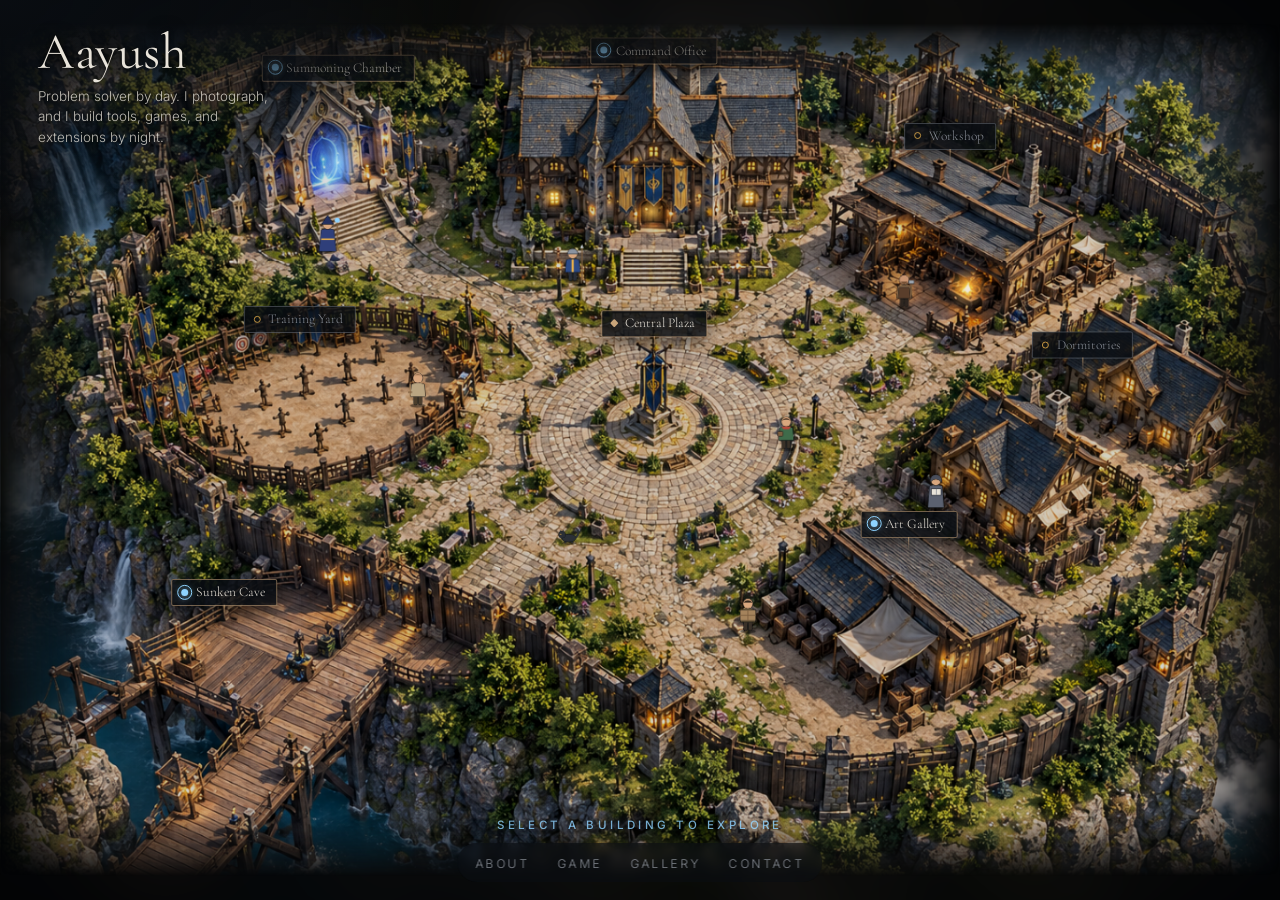
<file: index.html>
<!DOCTYPE html>
<html lang="en">
<head>
<meta charset="UTF-8">
<meta name="viewport" content="width=device-width, initial-scale=1.0, viewport-fit=cover">
<title>Aayush</title>
<meta name="description" content="Aayush: problem solver, photographer, and builder. Explore the base.">
<link rel="preconnect" href="https://fonts.googleapis.com">
<link rel="preconnect" href="https://fonts.gstatic.com" crossorigin>
<link href="https://fonts.googleapis.com/css2?family=Cormorant+Garamond:ital,wght@0,400;0,600;1,400&family=Inter:wght@300;400;500&display=swap" rel="stylesheet">
<link rel="stylesheet" href="style.css">
<link rel="preload" as="image" href="images/Home_Map.png">
</head>
<body class="map-body">

<!-- Blurred copy of the map fills the screen so the base sits in its own world -->
<div class="map-backdrop" id="map-backdrop" aria-hidden="true"></div>

<main class="map-page">
  <header class="map-title">
    <h1 class="display">Aayush</h1>
    <p class="lede">Problem solver by day. I photograph, and I build tools, games, and extensions by night.</p>
  </header>

  <div class="map" id="map">
    <div class="map-stage" id="map-stage">
      <img class="map-image" src="images/Home_Map.png" width="1536" height="1024"
           alt="Illustrated fantasy fortress on a clifftop, seen from above at dusk. A glowing blue portal chamber and a great hall with banners stand along the north wall, a forge workshop and two lamplit cottages sit to the east, a storehouse with crates and a canvas awning to the south, a fenced training yard with archery targets to the west, and a circular plaza with a banner monument at the center."
           decoding="async" fetchpriority="high" draggable="false">

      <!-- Ambient life: positions are % of the image. Decorative only. -->
      <div class="map-ambient" aria-hidden="true">
        <span class="ambient ambient-portal"></span>
        <span class="ambient ambient-light" style="--x:43.2%; --y:20.3%; --d:-0.4s"></span>
        <span class="ambient ambient-light" style="--x:58.4%; --y:20.3%; --d:-1.7s"></span>
        <span class="ambient ambient-light" style="--x:50.9%; --y:22.2%; --d:-2.9s"></span>
        <span class="ambient ambient-light ambient-forge" style="--x:75.5%; --y:31%; --d:-1.1s"></span>
        <span class="mote" style="--x:27%; --y:20%; --d:0s;    --t:7s"></span>
        <span class="mote" style="--x:31%; --y:14%; --d:-2s;   --t:9s"></span>
        <span class="mote is-ember" style="--x:76%; --y:28%; --d:-1s; --t:6s"></span>
        <span class="mote is-ember" style="--x:73%; --y:31%; --d:-4s; --t:8s"></span>
        <span class="mote" style="--x:51%; --y:44%; --d:-3s;   --t:10s"></span>
        <span class="mote is-ember" style="--x:47%; --y:70%; --d:-5s; --t:9s"></span>
        <span class="mote" style="--x:18%; --y:48%; --d:-6s;   --t:11s"></span>
        <span class="mote is-ember" style="--x:86%; --y:52%; --d:-2.5s; --t:8s"></span>
      </div>

      <div class="map-spotlight" id="map-spotlight" aria-hidden="true"></div>

      <!-- Hotspots and their name plaques are built from data/buildings.json -->
      <nav class="map-hotspots" id="hotspots" aria-label="Buildings"></nav>

      <!-- Wandering characters, built from data/characters.json by npcs.js -->
      <div class="map-npcs" id="npcs" aria-hidden="true"></div>
    </div>

    <div class="map-card" id="map-card" role="status" aria-live="polite"></div>
  </div>

  <p class="map-hint" id="map-hint">Select a building to explore</p>

  <nav class="home-nav" aria-label="Site">
    <ul class="nav-links">
      <li><a href="about.html">About</a></li>
      <li><a href="game/index.html">Game</a></li>
      <li><a href="gallery.html">Gallery</a></li>
      <li><a href="contact.html">Contact</a></li>
    </ul>
  </nav>
</main>

<div class="warp" id="warp"></div>

<script src="map.js" defer></script>
<script src="npcs.js" defer></script>
</body>
</html>
</file>
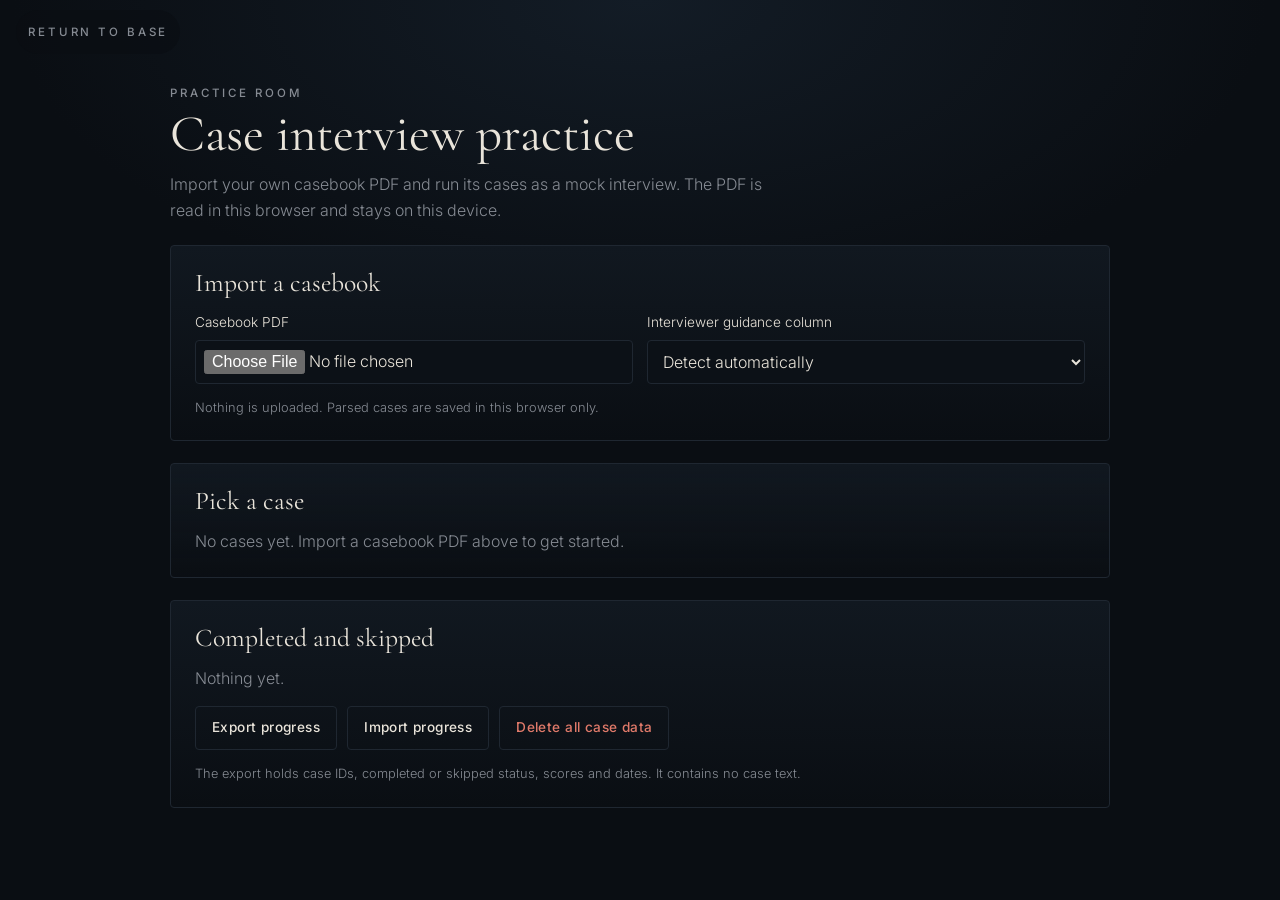
<file: cases/index.html>
<!DOCTYPE html>
<html lang="en">
<head>
<meta charset="UTF-8">
<meta name="viewport" content="width=device-width, initial-scale=1.0">
<title>Case practice · Aayush</title>
<meta name="description" content="Practise case interviews with your own casebook. Everything stays in your browser.">
<link rel="preconnect" href="https://fonts.googleapis.com">
<link rel="preconnect" href="https://fonts.gstatic.com" crossorigin>
<link href="https://fonts.googleapis.com/css2?family=Cormorant+Garamond:ital,wght@0,400;0,600;1,400&family=Inter:wght@300;400;500&display=swap" rel="stylesheet">
<link rel="stylesheet" href="css/cases.css?v=20261123b">
</head>
<body data-app="cases">
  <a class="return-link" href="../index.html">Return to base</a>
  <main id="cases-app" class="wrap"><p class="loading">Opening the practice room…</p></main>
  <noscript><p class="wrap">This app needs JavaScript.</p></noscript>
  <script type="module" src="js/app.js?v=20261123b"></script>
</body>
</html>
</file>
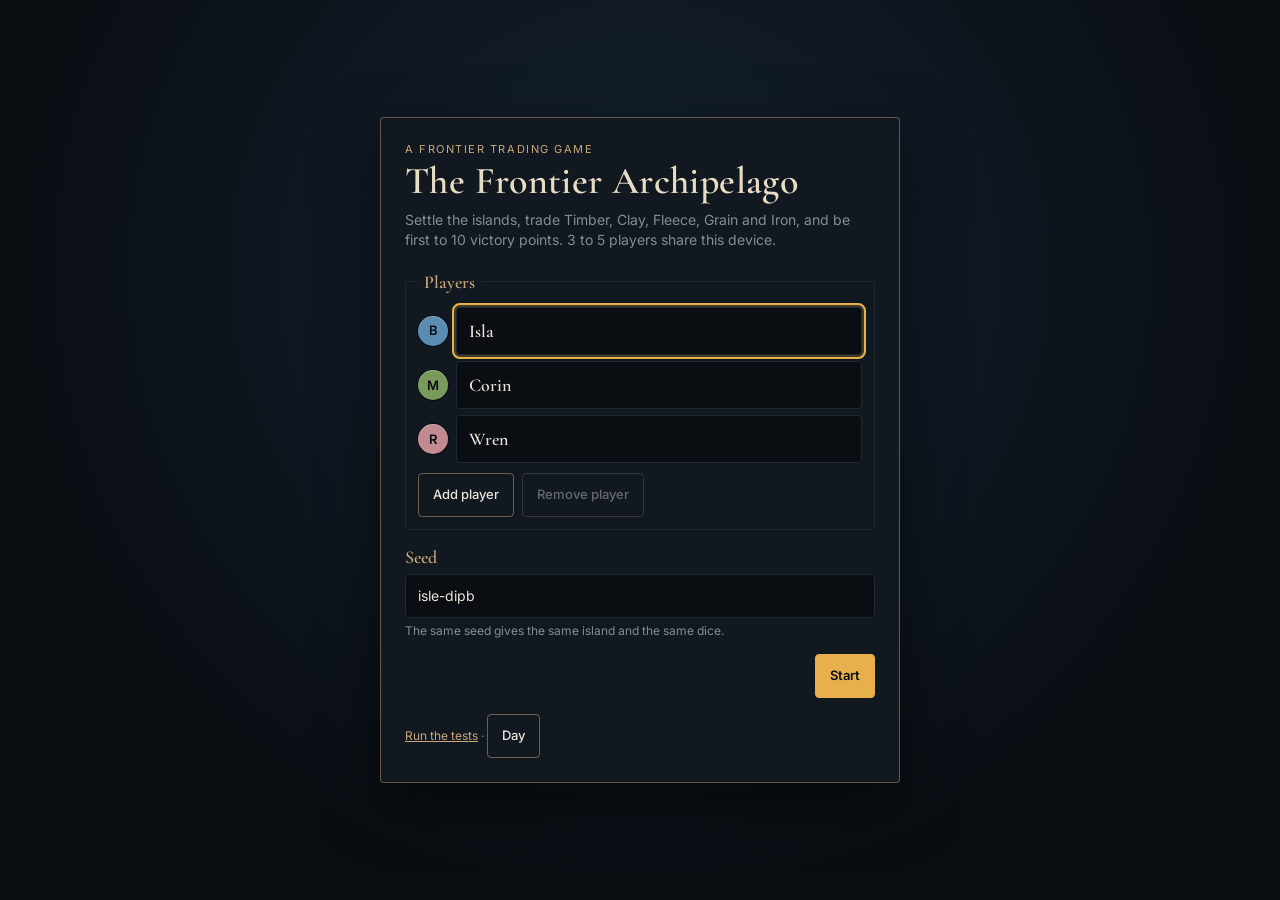
<file: game-islands/index.html>
<!doctype html>
<html lang="en">
<head>
  <meta charset="utf-8">
  <meta name="viewport" content="width=device-width, initial-scale=1">
  <title>The Frontier Archipelago</title>
  <meta name="description" content="A hex-based island trading game for 3 to 5 players, played hot-seat on one device.">
  <link rel="preconnect" href="https://fonts.googleapis.com">
  <link rel="preconnect" href="https://fonts.gstatic.com" crossorigin>
  <link rel="stylesheet" href="https://fonts.googleapis.com/css2?family=Cormorant+Garamond:wght@500;600;700&family=Inter:wght@400;500;600&display=swap">
  <link rel="stylesheet" href="css/islands.css">
</head>
<body>
  <a class="skip" href="#panel">Skip to the game panel</a>

  <main class="app" id="app" hidden>
    <section class="board-wrap" id="board-wrap" aria-label="Island board">
      <div class="sea" aria-hidden="true"></div>
      <svg id="board" role="group" aria-label="The island. Use Tab to reach places you can build, arrow keys to move between places."></svg>
    </section>

    <aside class="panel" id="panel" aria-label="Game panel" tabindex="-1">
      <header class="panel-head">
        <div>
          <h1>The Frontier Archipelago</h1>
          <p class="turn-info" id="turn-info"></p>
        </div>
        <button type="button" class="btn ghost theme-toggle">Day</button>
      </header>
      <section class="current" id="current" aria-live="polite"></section>
      <section class="players" aria-label="Players"><ul id="players"></ul></section>
      <section class="hand" id="hand" aria-label="Your hand">
        <div class="tiles" id="tiles"></div>
        <div class="cards" id="cards"></div>
      </section>
      <section class="dice-row" aria-label="Dice">
        <div class="dice" id="dice" role="img" aria-label="Dice not rolled yet">
          <div class="die" id="die0"></div>
          <div class="die" id="die1"></div>
        </div>
        <div class="dice-total" id="dice-total"></div>
      </section>
      <section class="actions" id="actions" aria-label="Actions"></section>
      <section class="log-wrap" aria-label="Game log">
        <h2>Log</h2>
        <ol class="log" id="log" aria-live="polite"></ol>
      </section>
    </aside>
  </main>

  <!-- Start screen -->
  <section class="screen start" id="start" aria-labelledby="start-title" hidden>
    <div class="start-card">
      <p class="eyebrow">A frontier trading game</p>
      <h1 id="start-title">The Frontier Archipelago</h1>
      <p class="lede">Settle the islands, trade Timber, Clay, Fleece, Grain and Iron, and be first to 10 victory points. 3 to 5 players share this device.</p>
      <form id="start-form">
        <fieldset>
          <legend>Players</legend>
          <ol class="name-list" id="name-list"></ol>
          <div class="row">
            <button type="button" class="btn ghost" id="add-player">Add player</button>
            <button type="button" class="btn ghost" id="remove-player">Remove player</button>
          </div>
        </fieldset>
        <label class="field">
          <span>Seed</span>
          <input id="seed" name="seed" autocomplete="off" spellcheck="false">
          <small>The same seed gives the same island and the same dice.</small>
        </label>
        <div class="row end">
          <button type="button" class="btn ghost" id="resume" hidden>Resume saved game</button>
          <button type="submit" class="btn primary">Start</button>
        </div>
      </form>
      <p class="foot"><a href="?test">Run the tests</a> · <button type="button" class="btn ghost theme-toggle">Day</button></p>
    </div>
  </section>

  <!-- Pass the device -->
  <section class="screen pass" id="pass" role="dialog" aria-modal="true" aria-labelledby="pass-name" hidden>
    <div class="pass-card">
      <p class="eyebrow">Pass the device to</p>
      <h2 class="pass-name" id="pass-name"></h2>
      <p class="pass-reason" id="pass-reason"></p>
      <p class="pass-last" id="pass-last"></p>
      <button type="button" class="btn primary big" id="pass-ready">Ready</button>
    </div>
  </section>

  <!-- Dialogs -->
  <section class="screen modal" id="modal" role="dialog" aria-modal="true" aria-labelledby="modal-title" hidden>
    <div class="modal-card">
      <h2 id="modal-title"></h2>
      <div class="modal-body" id="modal-body"></div>
      <div class="row end" id="modal-actions"></div>
    </div>
  </section>

  <!-- Tests -->
  <section class="screen tests" id="tests" aria-labelledby="tests-title" hidden>
    <div class="tests-card">
      <h1 id="tests-title">Tests</h1>
      <p class="lede" id="tests-summary">Running…</p>
      <ol class="test-list" id="test-list"></ol>
      <p class="foot"><a href="index.html">Back to the game</a></p>
    </div>
  </section>

  <div class="toast" id="toast" role="alert" hidden></div>

  <script type="module" src="js/ui.js"></script>
</body>
</html>
</file>
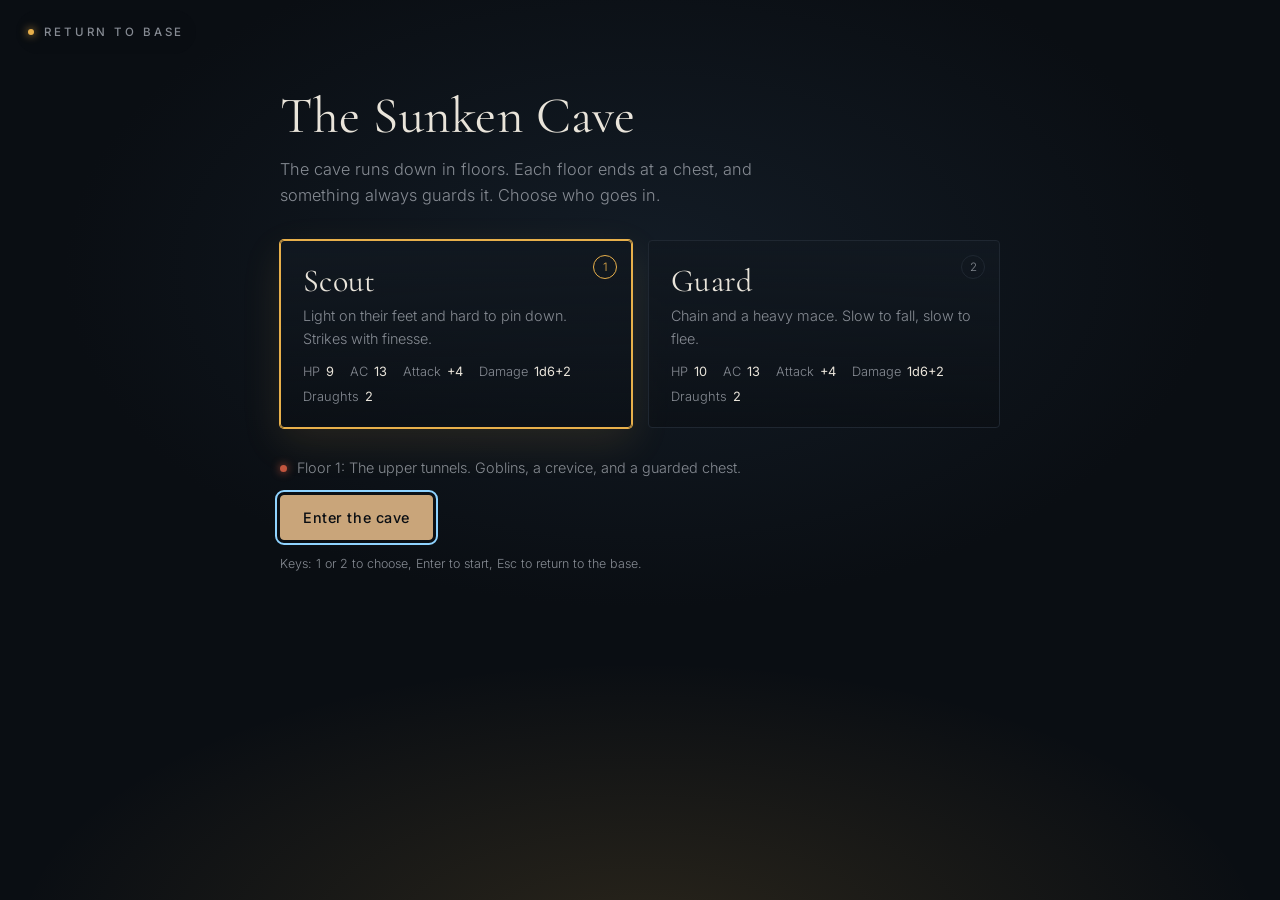
<file: game/index.html>
<!DOCTYPE html>
<html lang="en">
<head>
<meta charset="UTF-8">
<meta name="viewport" content="width=device-width, initial-scale=1.0, viewport-fit=cover">
<title>The Sunken Cave · Aayush</title>
<meta name="description" content="A small d20 combat encounter, built from scratch in plain JavaScript.">
<link rel="preconnect" href="https://fonts.googleapis.com">
<link rel="preconnect" href="https://fonts.gstatic.com" crossorigin>
<link href="https://fonts.googleapis.com/css2?family=Cormorant+Garamond:ital,wght@0,400;0,600;1,400&family=Inter:wght@300;400;500&display=swap" rel="stylesheet">
<link rel="stylesheet" href="css/game.css">
</head>
<body>
  <a class="return-link" href="../index.html">Return to base</a>
  <main id="app"><p class="loading">Lighting the torches…</p></main>
  <noscript><p class="loading">This game needs JavaScript.</p></noscript>
  <div class="entry-fade is-playing" aria-hidden="true"></div>
  <script type="module" src="js/main.js"></script>
</body>
</html>
</file>
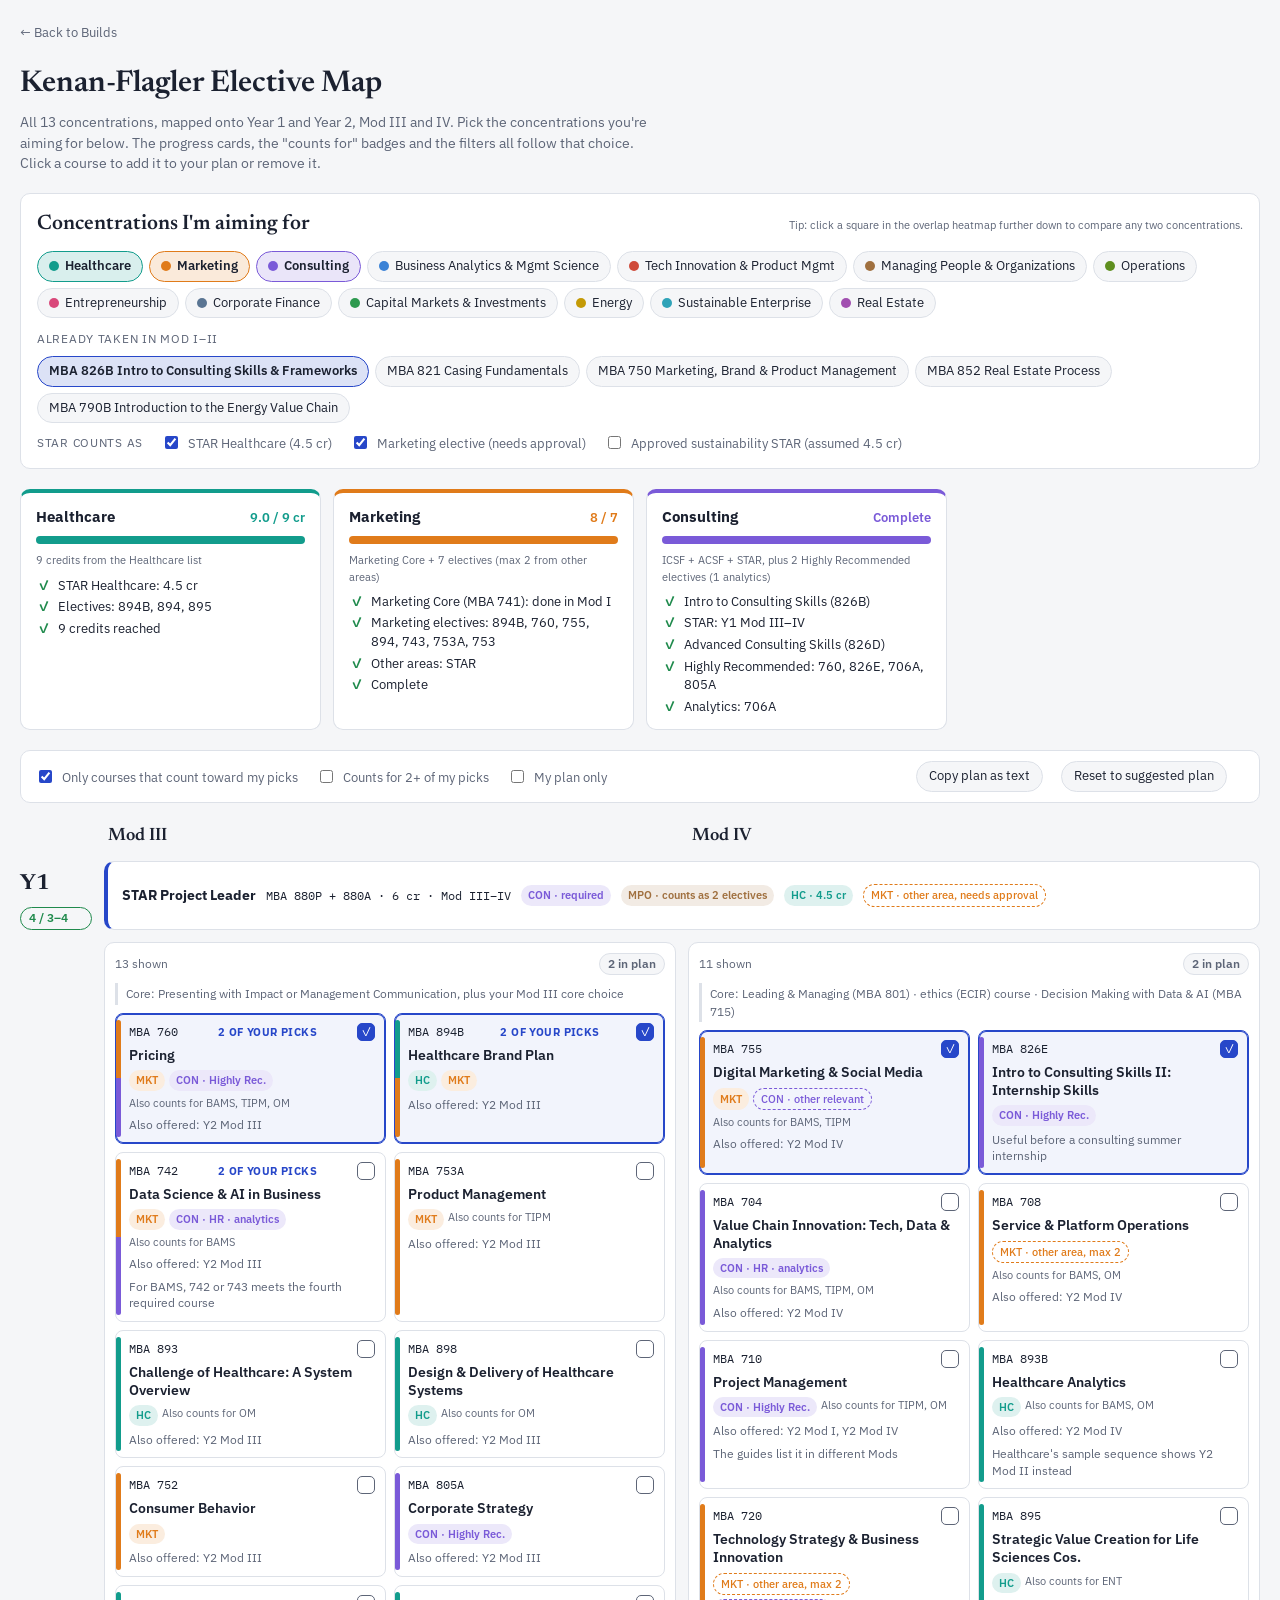
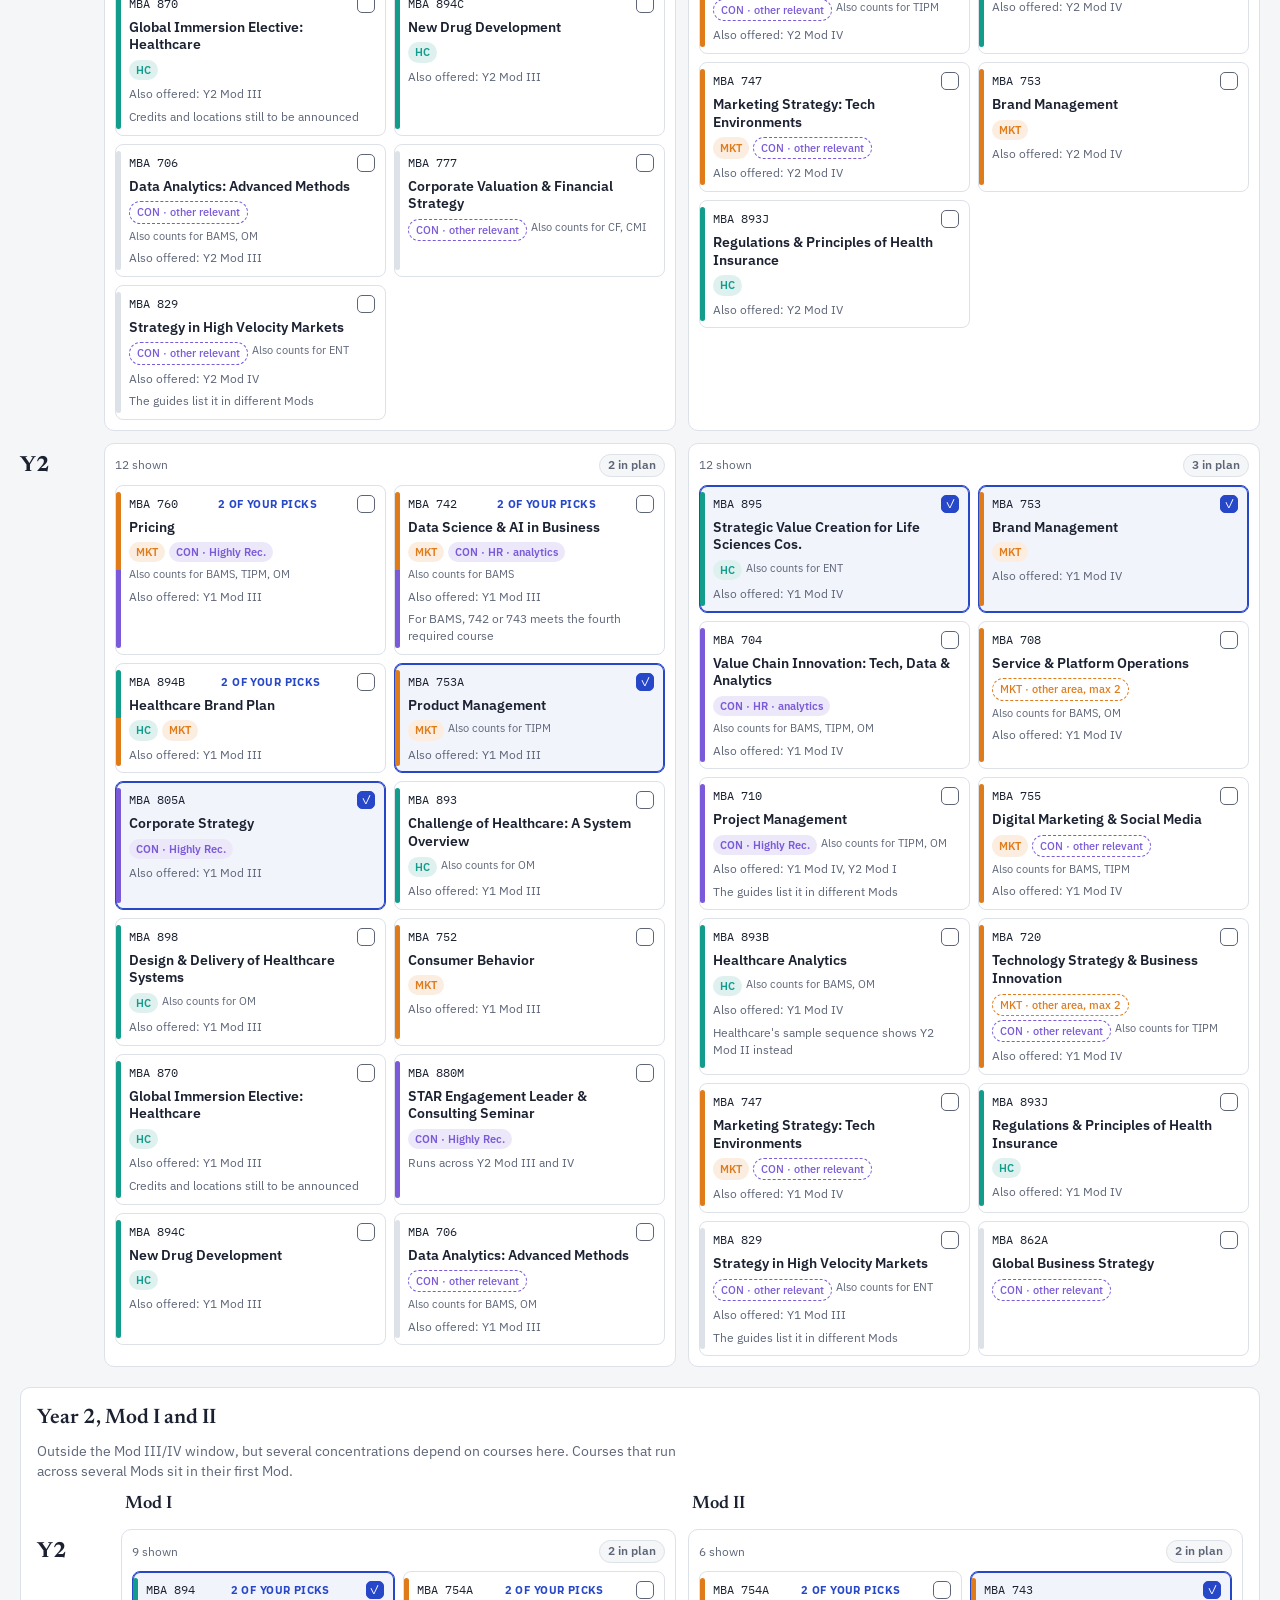
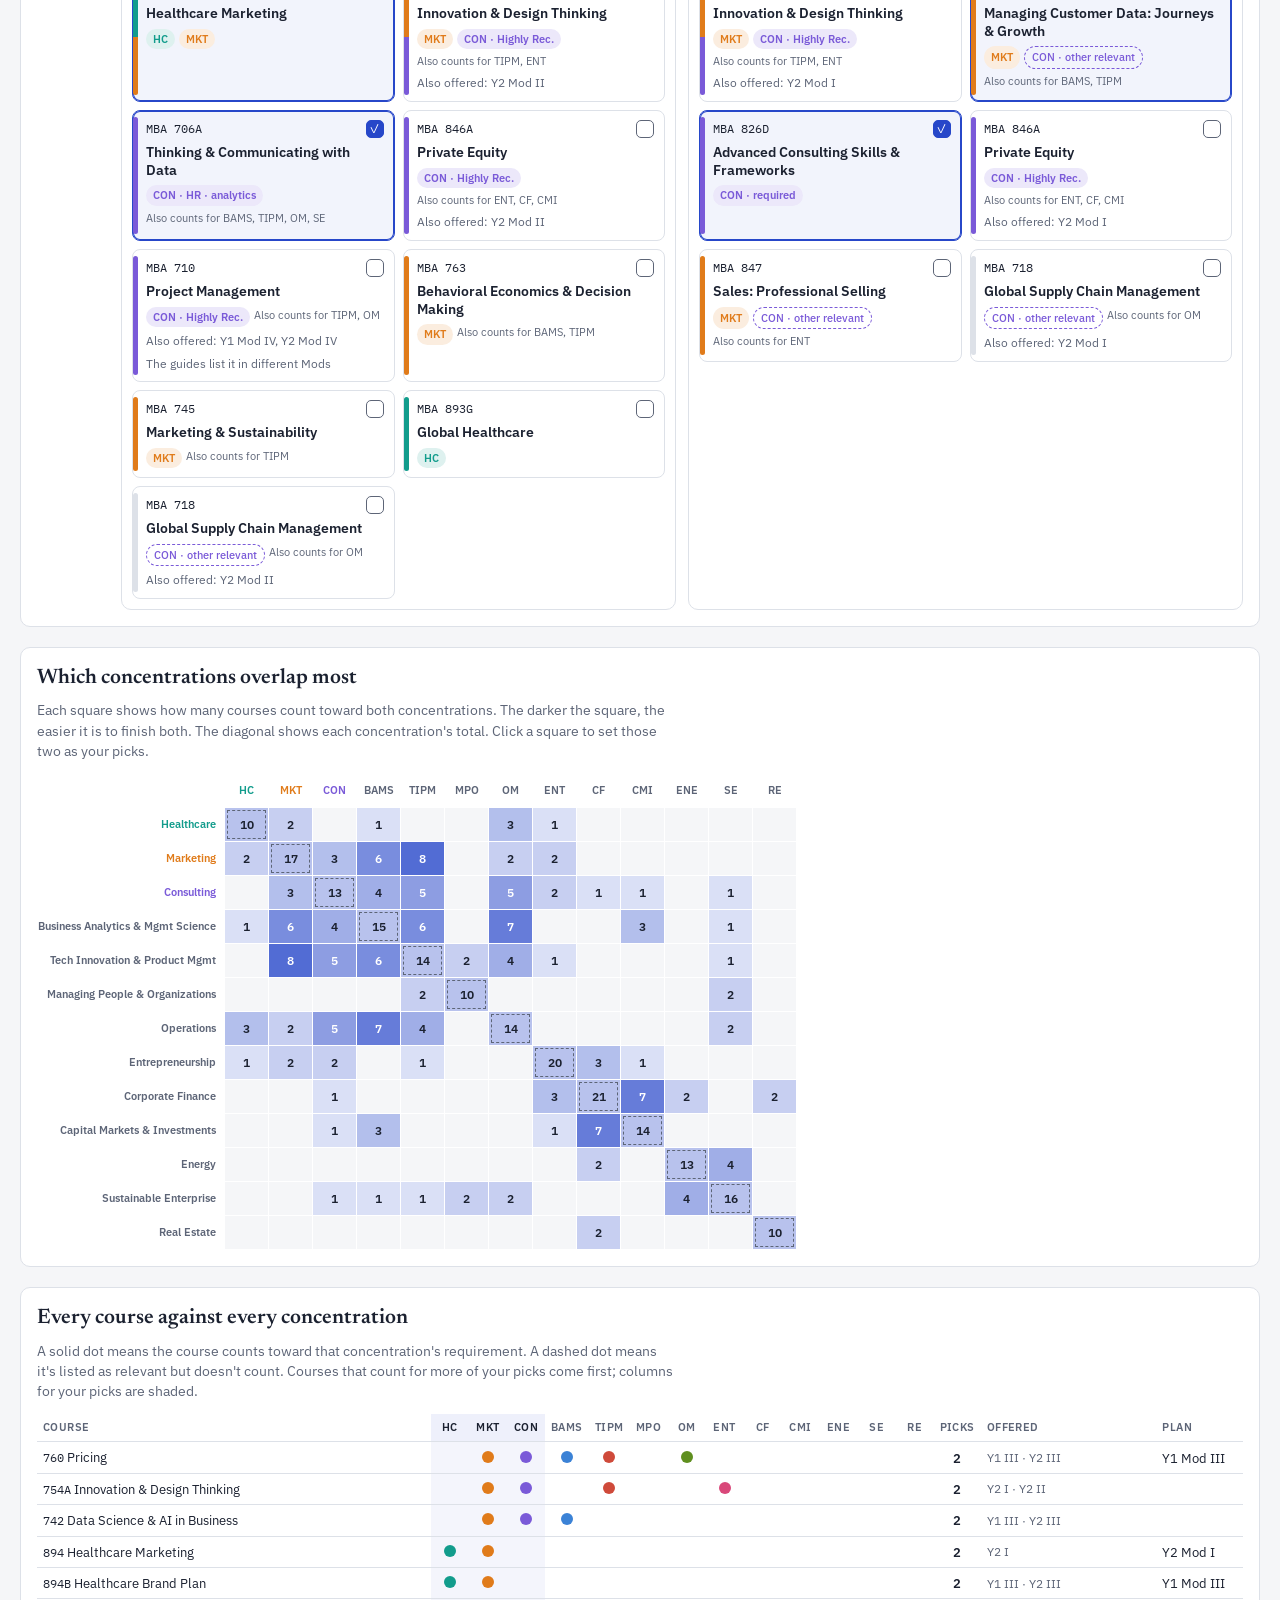
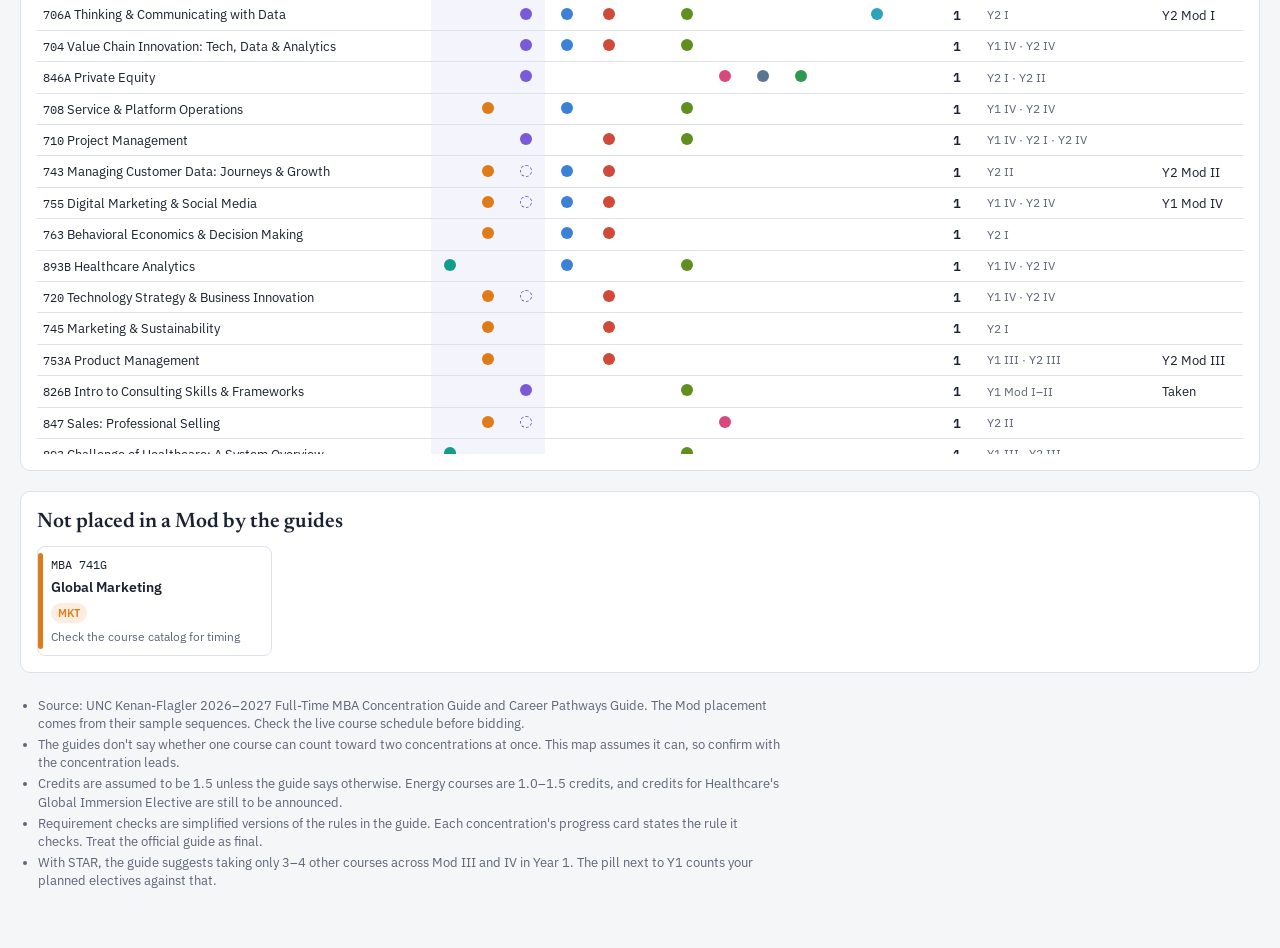
<file: kf-elective-map/index.html>
<!DOCTYPE html>
<html lang="en">
<head>
<meta charset="utf-8">
<meta name="viewport" content="width=device-width, initial-scale=1">
<title>Kenan-Flagler Elective Map</title>
<link rel="preconnect" href="https://fonts.googleapis.com">
<link rel="preconnect" href="https://fonts.gstatic.com" crossorigin>
<link href="https://fonts.googleapis.com/css2?family=Newsreader:opsz,wght@6..72,500;6..72,600&family=IBM+Plex+Sans:wght@400;500;600&family=IBM+Plex+Mono:wght@500&display=swap" rel="stylesheet">
<style>
/* Layout idea: pick the concentrations you're aiming for, see progress toward each, then a Year x Mod grid of course cards; overlap heatmap and course-by-concentration matrix below. */
:root{
  --bg:#f5f6f8; --surface:#ffffff; --ink:#1b2130; --muted:#5d6577; --line:#dde1e8;
  --accent:#2747c9; --ok:#1f8a4c; --warn:#b5531a;
  --display:"Newsreader", Georgia, serif;
  --body:"IBM Plex Sans", system-ui, -apple-system, "Segoe UI", sans-serif;
  --mono:"IBM Plex Mono", ui-monospace, Menlo, monospace;
  color-scheme: light;
}
@media (prefers-color-scheme: dark){
  :root:not([data-theme="light"]){
    --bg:#12151c; --surface:#1b2029; --ink:#e7eaf0; --muted:#9aa2b3; --line:#2c3340;
    --accent:#7d93ff; --ok:#4fc580; --warn:#f08a50; color-scheme: dark;
  }
}
:root[data-theme="dark"]{
  --bg:#12151c; --surface:#1b2029; --ink:#e7eaf0; --muted:#9aa2b3; --line:#2c3340;
  --accent:#7d93ff; --ok:#4fc580; --warn:#f08a50; color-scheme: dark;
}
*{box-sizing:border-box}
html,body{margin:0}
body{background:var(--bg);color:var(--ink);font-family:var(--body);font-size:14px;line-height:1.45}
.wrap{max-width:1280px;margin:0 auto;padding:24px 20px 56px;display:flex;flex-direction:column;gap:20px}
h1{font-family:var(--display);font-weight:600;font-size:30px;margin:0;text-wrap:balance}
h2{font-family:var(--display);font-weight:600;font-size:21px;margin:0 0 4px;text-wrap:balance}
.sub{color:var(--muted);max-width:80ch;margin:6px 0 0}
.mono{font-family:var(--mono);font-size:12px}
.panel{background:var(--surface);border:1px solid var(--line);border-radius:10px;padding:16px}
button{font:inherit}
button:focus-visible,input:focus-visible{outline:2px solid var(--accent);outline-offset:2px}

/* focus picker */
.focus{display:flex;flex-wrap:wrap;gap:6px}
.fchip{display:inline-flex;align-items:center;gap:6px;border:1px solid var(--line);background:var(--bg);color:var(--ink);border-radius:999px;padding:5px 11px;cursor:pointer;font-size:13px}
.fchip .dot{width:10px;height:10px;border-radius:50%;background:var(--c)}
.fchip[aria-pressed="true"]{background:color-mix(in srgb,var(--c) 16%,var(--surface));border-color:var(--c);font-weight:600}
.fchip:hover{border-color:var(--c)}
.row{display:flex;flex-wrap:wrap;gap:8px 18px;align-items:center}
.lbl{font-size:12px;color:var(--muted);text-transform:uppercase;letter-spacing:.06em}

/* tracker */
.tracker{display:grid;grid-template-columns:repeat(auto-fill,minmax(270px,1fr));gap:12px}
.req{background:var(--surface);border:1px solid var(--line);border-radius:10px;padding:13px 15px;display:flex;flex-direction:column;gap:8px;border-top:4px solid var(--c)}
.req h3{margin:0;font-size:15px;display:flex;justify-content:space-between;align-items:baseline;gap:8px}
.req .big{font-variant-numeric:tabular-nums;font-size:12.5px;font-weight:600;color:var(--c);white-space:nowrap}
.bar{height:8px;background:var(--line);border-radius:5px;overflow:hidden}
.bar>i{display:block;height:100%;background:var(--c);transition:width .25s}
.checks{list-style:none;margin:0;padding:0;display:flex;flex-direction:column;gap:3px;font-size:12.8px}
.checks li{display:flex;gap:7px;align-items:flex-start}
.checks .d{flex:none;width:15px;text-align:center;font-weight:600}
.checks .y{color:var(--ok)} .checks .n{color:var(--warn)}
.toggle{display:flex;gap:7px;align-items:center;font-size:12.5px;color:var(--muted);cursor:pointer}
.toggle input{accent-color:var(--accent)}

/* controls */
.controls{display:flex;flex-wrap:wrap;gap:10px 18px;align-items:center;background:var(--surface);border:1px solid var(--line);border-radius:10px;padding:10px 14px;position:sticky;top:0;z-index:5}
.btn{border:1px solid var(--line);background:var(--bg);color:var(--ink);border-radius:999px;padding:5px 12px;cursor:pointer;font-size:13px}
.btn:hover{border-color:var(--accent)}
.spacer{flex:1}

/* tags */
.tag{display:inline-flex;align-items:center;gap:3px;font-size:11.3px;font-weight:600;padding:2px 7px;border-radius:999px;white-space:nowrap;color:var(--c);background:color-mix(in srgb,var(--c) 14%,var(--surface))}
.tag.weak{background:transparent;border:1px dashed var(--c);font-weight:500}
.also{font-size:11.3px;color:var(--muted)}

/* grid */
.grid{display:grid;grid-template-columns:72px 1fr 1fr;gap:12px}
.colhead{font-family:var(--display);font-size:18px;font-weight:600;padding:0 4px}
.rowhead{display:flex;flex-direction:column;gap:6px;padding-top:8px}
.rowhead b{font-family:var(--display);font-size:22px}
.cell{background:var(--surface);border:1px solid var(--line);border-radius:10px;padding:10px;display:flex;flex-direction:column;gap:8px;min-width:0}
.cellmeta{display:flex;justify-content:space-between;gap:8px;align-items:center;font-size:12px;color:var(--muted)}
.core{font-size:12px;color:var(--muted);border-left:3px solid var(--line);padding:2px 0 2px 8px}
.star{grid-column:2 / span 2;background:var(--surface);border:1px solid var(--line);border-left:4px solid var(--accent);border-radius:10px;padding:10px 14px;display:flex;flex-wrap:wrap;gap:6px 10px;align-items:center}
.star b{font-size:14px}
.cards{display:grid;grid-template-columns:repeat(auto-fill,minmax(215px,1fr));gap:8px}
.card{all:unset;box-sizing:border-box;display:flex;flex-direction:column;gap:6px;padding:9px 10px 9px 13px;border:1px solid var(--line);border-radius:8px;background:var(--surface);cursor:pointer;position:relative;min-width:0}
.card:hover{border-color:var(--accent)}
.card:focus-visible{outline:2px solid var(--accent);outline-offset:2px}
.stripe{position:absolute;left:0;top:6px;bottom:6px;width:5px;border-radius:3px;display:flex;flex-direction:column;overflow:hidden}
.stripe i{flex:1}
.card .top{display:flex;justify-content:space-between;gap:8px;align-items:baseline}
.card .name{font-weight:600;font-size:13.5px;line-height:1.3}
.card .tags{display:flex;flex-wrap:wrap;gap:4px}
.card .note{font-size:11.5px;color:var(--muted)}
.card .warn{font-size:11.5px;color:var(--warn);font-weight:500}
.pick{flex:none;width:18px;height:18px;border-radius:5px;border:1.5px solid var(--muted);display:grid;place-items:center;font-size:12px;line-height:1;color:transparent}
.card[aria-pressed="true"]{border-color:var(--accent);box-shadow:inset 0 0 0 1px var(--accent);background:color-mix(in srgb,var(--accent) 6%,var(--surface))}
.card[aria-pressed="true"] .pick{background:var(--accent);border-color:var(--accent);color:#fff}
.multi{font-size:10.5px;font-weight:700;letter-spacing:.04em;text-transform:uppercase;color:var(--accent);white-space:nowrap}
.empty{font-size:12.5px;color:var(--muted);font-style:italic}
.pill{font-size:11.5px;font-weight:600;padding:2px 8px;border-radius:999px;background:var(--bg);border:1px solid var(--line);white-space:nowrap}
.pill.over{color:var(--warn);border-color:var(--warn)}
.pill.okp{color:var(--ok);border-color:var(--ok)}

/* heatmap + matrix */
.scroll{overflow-x:auto}
table{border-collapse:collapse;font-size:12.5px}
.heat td,.heat th{width:44px;height:34px;text-align:center;padding:0;border:1px solid var(--surface)}
.heat th{font-size:11px;font-weight:600;color:var(--muted)}
.heat th.rh{text-align:right;padding-right:8px;width:auto;white-space:nowrap}
.heat td button{all:unset;display:grid;place-items:center;width:100%;height:100%;cursor:pointer;font-variant-numeric:tabular-nums;font-weight:600;font-size:12px}
.heat td button:focus-visible{outline:2px solid var(--accent)}
.heat td.diag button{outline:1px dashed var(--muted);outline-offset:-3px}
.mx{width:100%}
.mx th,.mx td{padding:6px 6px;border-bottom:1px solid var(--line);text-align:left;vertical-align:middle}
.mx th{font-size:11px;text-transform:uppercase;letter-spacing:.04em;color:var(--muted);font-weight:600;position:sticky;top:0;background:var(--surface)}
.mx td.c,.mx th.c{text-align:center;width:38px}
.mx th.c.on{color:var(--ink);background:color-mix(in srgb,var(--accent) 8%,var(--surface))}
.mx td.c.on{background:color-mix(in srgb,var(--accent) 5%,transparent)}
.mx .dt{display:inline-block;width:12px;height:12px;border-radius:50%;background:var(--c)}
.mx .dt.weak{background:transparent;border:1.5px dashed var(--c)}
.mx td.slots{white-space:nowrap;color:var(--muted);font-size:12px}
.mx td.n{font-variant-numeric:tabular-nums;font-weight:600;text-align:center}
.taken{display:flex;flex-wrap:wrap;gap:6px}
.foot{font-size:12.5px;color:var(--muted);max-width:95ch;margin:0;padding-left:18px}
.foot li{margin:3px 0}
.back{font-size:13px;color:var(--muted);text-decoration:none;align-self:flex-start}
.back:hover{color:var(--accent)}

@media (max-width:900px){
  .grid{grid-template-columns:1fr}
  .colhead{display:none}
  .rowhead{flex-direction:row;align-items:baseline;gap:10px}
  .star{grid-column:auto}
  .cell::before{content:attr(data-label);font-family:var(--display);font-weight:600;font-size:16px}
}
@media (prefers-reduced-motion:reduce){ .bar>i{transition:none} }
</style>
</head>
<body>
<div class="wrap">

<a href="../builds.html" class="back">&larr; Back to Builds</a>

<header>
  <h1>Kenan-Flagler Elective Map</h1>
  <p class="sub">All 13 concentrations, mapped onto Year 1 and Year 2, Mod III and IV. Pick the concentrations you're aiming for below. The progress cards, the "counts for" badges and the filters all follow that choice. Click a course to add it to your plan or remove it.</p>
</header>

<section class="panel" aria-labelledby="focus-h">
  <div class="row" style="justify-content:space-between">
    <h2 id="focus-h" style="margin:0">Concentrations I'm aiming for</h2>
    <span class="also">Tip: click a square in the overlap heatmap further down to compare any two concentrations.</span>
  </div>
  <div class="focus" id="focus" style="margin-top:10px"></div>
  <div class="row" style="margin-top:12px">
    <span class="lbl">Already taken in Mod I–II</span>
    <div class="taken" id="taken"></div>
  </div>
  <div class="row" style="margin-top:10px">
    <span class="lbl">STAR counts as</span>
    <label class="toggle"><input type="checkbox" id="starHC" checked> STAR Healthcare (4.5 cr)</label>
    <label class="toggle"><input type="checkbox" id="starMKT" checked> Marketing elective (needs approval)</label>
    <label class="toggle"><input type="checkbox" id="starSE"> Approved sustainability STAR (assumed 4.5 cr)</label>
  </div>
</section>

<section class="tracker" id="tracker" aria-label="Concentration progress"></section>

<div class="controls" role="toolbar" aria-label="Filters">
  <label class="toggle"><input type="checkbox" id="focusOnly" checked> Only courses that count toward my picks</label>
  <label class="toggle"><input type="checkbox" id="multiOnly"> Counts for 2+ of my picks</label>
  <label class="toggle"><input type="checkbox" id="planOnly"> My plan only</label>
  <span class="spacer"></span>
  <button type="button" class="btn" id="copyPlan">Copy plan as text</button>
  <button type="button" class="btn" id="resetPlan">Reset to suggested plan</button>
  <span class="mono" id="copyMsg" aria-live="polite"></span>
</div>

<section class="grid" id="grid" aria-label="Year by Mod grid"></section>

<section class="panel">
  <h2>Year 2, Mod I and II</h2>
  <p class="sub" style="margin-bottom:10px">Outside the Mod III/IV window, but several concentrations depend on courses here. Courses that run across several Mods sit in their first Mod.</p>
  <div class="grid" id="grid2"></div>
</section>

<section class="panel">
  <h2>Which concentrations overlap most</h2>
  <p class="sub" style="margin-bottom:12px">Each square shows how many courses count toward both concentrations. The darker the square, the easier it is to finish both. The diagonal shows each concentration's total. Click a square to set those two as your picks.</p>
  <div class="scroll"><table class="heat" id="heat"></table></div>
</section>

<section class="panel">
  <h2>Every course against every concentration</h2>
  <p class="sub" style="margin-bottom:12px">A solid dot means the course counts toward that concentration's requirement. A dashed dot means it's listed as relevant but doesn't count. Courses that count for more of your picks come first; columns for your picks are shaded.</p>
  <div class="scroll" style="max-height:640px;overflow-y:auto"><table class="mx" id="matrix"></table></div>
</section>

<section class="panel">
  <h2>Not placed in a Mod by the guides</h2>
  <div class="cards" id="unsched" style="margin-top:8px"></div>
</section>

<ul class="foot">
  <li>Source: UNC Kenan-Flagler 2026–2027 Full-Time MBA Concentration Guide and Career Pathways Guide. The Mod placement comes from their sample sequences. Check the live course schedule before bidding.</li>
  <li>The guides don't say whether one course can count toward two concentrations at once. This map assumes it can, so confirm with the concentration leads.</li>
  <li>Credits are assumed to be 1.5 unless the guide says otherwise. Energy courses are 1.0–1.5 credits, and credits for Healthcare's Global Immersion Elective are still to be announced.</li>
  <li>Requirement checks are simplified versions of the rules in the guide. Each concentration's progress card states the rule it checks. Treat the official guide as final.</li>
  <li>With STAR, the guide suggests taking only 3–4 other courses across Mod III and IV in Year 1. The pill next to Y1 counts your planned electives against that.</li>
</ul>

</div>

<script>
const SLOTS={y1m3:"Y1 Mod III",y1m4:"Y1 Mod IV",y2m1:"Y2 Mod I",y2m2:"Y2 Mod II",y2m3:"Y2 Mod III",y2m4:"Y2 Mod IV"};
const CONC=[
  {id:"hc",  ab:"HC",   name:"Healthcare", c:"#129c8c"},
  {id:"mkt", ab:"MKT",  name:"Marketing", c:"#e07b1a"},
  {id:"con", ab:"CON",  name:"Consulting", c:"#7a5ad8"},
  {id:"bams",ab:"BAMS", name:"Business Analytics & Mgmt Science", c:"#3b82d6"},
  {id:"tipm",ab:"TIPM", name:"Tech Innovation & Product Mgmt", c:"#cf4a3a"},
  {id:"mpo", ab:"MPO",  name:"Managing People & Organizations", c:"#a0703f"},
  {id:"om",  ab:"OM",   name:"Operations", c:"#5f8f1f"},
  {id:"ent", ab:"ENT",  name:"Entrepreneurship", c:"#d9487a"},
  {id:"cf",  ab:"CF",   name:"Corporate Finance", c:"#5a7593"},
  {id:"cmi", ab:"CMI",  name:"Capital Markets & Investments", c:"#2e9a4f"},
  {id:"ene", ab:"ENE",  name:"Energy", c:"#c49a06"},
  {id:"se",  ab:"SE",   name:"Sustainable Enterprise", c:"#2fa3b8"},
  {id:"re",  ab:"RE",   name:"Real Estate", c:"#a14fb0"}
];
const CB=Object.fromEntries(CONC.map(c=>[c.id,c]));
// role labels; roles marked weak:true don't count toward the requirement (or are capped "other" buckets shown dashed)
const ROLE={
  con:{r:"required",hr:"Highly Rec.",hra:"HR · analytics",x:"other relevant"},
  mkt:{e:"",l:"other area, max 2"},
  bams:{r:"required",e:""},
  cmi:{r:"Y1 required",p:"pathway",k:"practicum",o:"other"},
  cf:{hr:"Highly Rec.",l:"other approved"},
  ene:{c:"core",e:"approved"},
  ent:{f:"foundation",e:""},
  hc:{e:""}, mpo:{e:"",r:"core"},
  om:{g:"global cluster",a:"analytics cluster",p:"application cluster",l:"other, max 2"},
  re:{b:"both tracks",d:"development track",f:"finance track",x:"beyond requirement"},
  se:{r:"core",e:""}, tipm:{r:"core",e:""}
};
const WEAK=new Set(["x"]);
const LIMITED={mkt:"l",om:"l",cf:"l"}; // counted but capped -> dashed tag
// [code, name, slots, roles, opts]
const RAW=[
 // Healthcare
 ["894B","Healthcare Brand Plan",["y1m3","y2m3"],{hc:"e",mkt:"e"}],
 ["893","Challenge of Healthcare: A System Overview",["y1m3","y2m3"],{hc:"e",om:"l"}],
 ["898","Design & Delivery of Healthcare Systems",["y1m3","y2m3"],{hc:"e",om:"p"}],
 ["894C","New Drug Development",["y1m3","y2m3"],{hc:"e"}],
 ["870H","Global Immersion Elective: Healthcare",["y1m3","y2m3"],{hc:"e"},{disp:"870",note:"Credits and locations still to be announced"}],
 ["893J","Regulations & Principles of Health Insurance",["y1m4","y2m4"],{hc:"e"}],
 ["893B","Healthcare Analytics",["y1m4","y2m4"],{hc:"e",bams:"e",om:"l"},{note:"Healthcare's sample sequence shows Y2 Mod II instead"}],
 ["895","Strategic Value Creation for Life Sciences Cos.",["y1m4","y2m4"],{hc:"e",ent:"e"}],
 ["894","Healthcare Marketing",["y2m1"],{hc:"e",mkt:"e"}],
 ["893G","Global Healthcare",["y2m1"],{hc:"e"}],
 // Marketing
 ["760","Pricing",["y1m3","y2m3"],{mkt:"e",con:"hr",bams:"e",tipm:"e",om:"l"}],
 ["742","Data Science & AI in Business",["y1m3","y2m3"],{mkt:"e",con:"hra",bams:"r"},{note:"For BAMS, 742 or 743 meets the fourth required course"}],
 ["752","Consumer Behavior",["y1m3","y2m3"],{mkt:"e"}],
 ["753A","Product Management",["y1m3","y2m3"],{mkt:"e",tipm:"r"}],
 ["753","Brand Management",["y1m4","y2m4"],{mkt:"e"}],
 ["755","Digital Marketing & Social Media",["y1m4","y2m4"],{mkt:"e",con:"x",bams:"e",tipm:"e"}],
 ["747","Marketing Strategy: Tech Environments",["y1m4","y2m4"],{mkt:"e",con:"x"}],
 ["743","Managing Customer Data: Journeys & Growth",["y2m2"],{mkt:"e",con:"x",bams:"r",tipm:"e"}],
 ["754A","Innovation & Design Thinking",["y2m1","y2m2"],{mkt:"e",con:"hr",ent:"e",tipm:"e"}],
 ["763","Behavioral Economics & Decision Making",["y2m1"],{mkt:"e",bams:"e",tipm:"e"}],
 ["745","Marketing & Sustainability",["y2m1"],{mkt:"e",tipm:"e"}],
 ["847","Sales: Professional Selling",["y2m2"],{mkt:"e",con:"x",ent:"e"}],
 ["720","Technology Strategy & Business Innovation",["y1m4","y2m4"],{tipm:"r",mkt:"l",con:"x"}],
 ["708","Service & Platform Operations",["y1m4","y2m4"],{om:"p",bams:"e",mkt:"l"}],
 ["741G","Global Marketing",[],{mkt:"e"}],
 // Consulting
 ["826E","Intro to Consulting Skills II: Internship Skills",["y1m4"],{con:"hr"},{note:"Useful before a consulting summer internship"}],
 ["704","Value Chain Innovation: Tech, Data & Analytics",["y1m4","y2m4"],{con:"hra",bams:"e",om:"a",tipm:"e"}],
 ["805A","Corporate Strategy",["y1m3","y2m3"],{con:"hr"}],
 ["710","Project Management",["y1m4","y2m1","y2m4"],{con:"hr",om:"g",tipm:"e"},{note:"The guides list it in different Mods"}],
 ["706A","Thinking & Communicating with Data",["y2m1"],{con:"hra",bams:"e",om:"a",se:"e",tipm:"e"}],
 ["846A","Private Equity",["y2m1","y2m2"],{con:"hr",cf:"l",cmi:"o",ent:"e"}],
 ["880M","STAR Engagement Leader & Consulting Seminar",["y2m3"],{con:"hr"},{note:"Runs across Y2 Mod III and IV"}],
 ["826D","Advanced Consulting Skills & Frameworks",["y2m2"],{con:"r"}],
 ["862A","Global Business Strategy",["y2m4"],{con:"x"}],
 ["829","Strategy in High Velocity Markets",["y1m3","y2m4"],{con:"x",ent:"e"},{note:"The guides list it in different Mods"}],
 // BAMS / analytics
 ["705","Business Modeling: Prescriptive Analytics",["y1m3","y2m3"],{bams:"r",om:"a"}],
 ["706","Data Analytics: Advanced Methods",["y1m3","y2m3"],{bams:"r",om:"a",con:"x"}],
 ["720C","Intro to Python for Business Analytics",["y1m4","y2m3"],{bams:"e"},{note:"Online MBA course"}],
 // CMI
 ["792A","Investments I",["y1m3","y2m3"],{cmi:"r",bams:"e"},{note:"Take 792A or 792B"}],
 ["792B","Investments I: Advanced Quantitative Analysis",["y1m3","y2m3"],{cmi:"r",bams:"e"},{note:"Take 792A or 792B"}],
 ["792C","Investments II",["y1m4","y2m4"],{cmi:"r",bams:"e"}],
 ["793A","PRIME: Investment Mgmt Experiential Learning",["y1m3"],{cmi:"k"},{note:"Runs Y1 Mod III–IV; apply in fall of Year 1"}],
 ["779","Applied Investment Management (AIM)",["y2m1"],{cmi:"k"},{cr:6,note:"6 cr, runs all of Year 2; apply in Year 1"}],
 ["774","Global Economics",["y2m2"],{cmi:"p",cf:"l"}],
 ["783","Derivatives",["y2m2"],{cmi:"p",cf:"l"}],
 ["791","Fixed Income",["y2m3"],{cmi:"p",cf:"l"}],
 ["794","Private Wealth Management",["y2m4"],{cmi:"p"}],
 ["797","Financial Risk Management",["y2m4"],{cmi:"p",cf:"l"}],
 ["791A","Current Topics in Finance: AI in Finance",["y2m3"],{cmi:"o"}],
 // Corporate finance
 ["777","Corporate Valuation & Financial Strategy",["y1m3"],{cf:"hr",cmi:"o",con:"x"}],
 ["733","Financial Statement Analysis",["y1m4","y2m4"],{cf:"hr",cmi:"o"}],
 ["793","Investment Banking",["y1m4"],{cf:"hr"}],
 ["789","Mergers & Acquisitions",["y2m3"],{cf:"hr"}],
 ["732","Taxes & Business Strategy",["y2m3"],{cf:"l"}],
 ["738C","Topics in Financial Reporting",["y2m2"],{cf:"l"}],
 ["787","Multinational Corporate Finance",["y2m2"],{cf:"l"}],
 ["788","Industrial Finance",["y1m4","y2m4"],{cf:"l",ene:"e"}],
 ["790","Strategy of Project Finance",["y1m3","y2m3"],{cf:"l",ene:"e"}],
 ["793M","Practical Financial Modeling",[],{cf:"l"}],
 ["843","Private Deal Structures",[],{cf:"l"}],
 ["843E","Entrepreneurship Through Acquisition",["y2m1"],{cf:"l",ent:"e"}],
 ["846O","Entrepreneurial Finance",["y2m1"],{cf:"l",ent:"e"}],
 ["853","Real Estate & Capital Markets",["y2m4"],{cf:"l"},{re:true}],
 // Energy
 ["791B","Case Studies in the Energy Value Chain",["y1m3","y2m3"],{ene:"c"}],
 ["790R","Business of Midstream, Refining & Petrochemicals",["y1m3","y2m3"],{ene:"c"}],
 ["790E","The Business of Power",["y1m3","y2m3"],{ene:"c"}],
 ["833","The Business of Renewable Energy",["y1m4","y2m4"],{ene:"c",se:"e"}],
 ["790C","Business of Oil & Gas: Exploration & Production",["y2m1"],{ene:"c"}],
 ["790B","Introduction to the Energy Value Chain",["y2m2"],{ene:"c",se:"e"},{note:"Energy's gateway course; Year 1 runs it in Mod II"}],
 ["790A","Renewable Energy: Project Development & Finance",["y2m1"],{ene:"e",se:"e"}],
 ["790S","The Business of Energy Consulting",["y1m4","y2m4"],{ene:"e"}],
 ["790T","Energy Taxation & Policy",["y1m4","y2m4"],{ene:"e"}],
 ["790F","Fossil Fuel Firms & the Challenge of Carbon",["y1m4","y2m4"],{ene:"e",se:"e"}],
 ["795","Commercializing Emerging Energy Technologies",["y1m4","y2m4"],{ene:"e"}],
 // Entrepreneurship
 ["835","Introduction to Entrepreneurship",["y1m3","y2m3"],{ent:"f"}],
 ["849A","Entrepreneurs Lab I",["y1m3","y2m3"],{ent:"f"}],
 ["846J","Business Plan Analysis",["y1m4","y2m4"],{ent:"f"}],
 ["849B","Entrepreneurs Lab II",["y1m4","y2m4"],{ent:"f"}],
 ["842","New Ventures Discovery",["y1m3","y2m3"],{ent:"e"}],
 ["888","Business Projects",["y2m1","y2m2","y2m3","y2m4"],{ent:"e"}],
 ["817","Venture Capital Valuation & Deal Structure",["y2m3"],{ent:"e"}],
 ["846E","Venture Capital / Angel Intern Program",["y2m1","y2m3"],{ent:"e"},{note:"Runs over two Mods"}],
 ["846R","Applied Private Investment Management",["y2m1","y2m2","y2m3","y2m4"],{ent:"e"}],
 ["832","Managing Growing Enterprises",["y2m3"],{ent:"e"}],
 ["843A","Family Business I",["y2m3"],{ent:"e"}],
 ["843B","Family Business II: Governance & Ownership",["y2m4"],{ent:"e"}],
 ["828C","Strategic Innovation",[],{ent:"e"}],
 // MPO
 ["802","Ethical Leadership",["y1m4"],{mpo:"e"},{note:"Can fill your Y1 Mod IV ethics (ECIR) core course"}],
 ["840","Managerial Decision Making",["y1m3","y2m3"],{mpo:"e"}],
 ["803G","Navigating Work, Worth & Influence",["y1m4","y2m4"],{mpo:"e",se:"e"}],
 ["840B","Leading Groups & Teams",["y1m4","y2m4"],{mpo:"e",tipm:"e"}],
 ["721A","Managing Innovation",["y2m2"],{mpo:"e",tipm:"e"}],
 ["803J","Adaptive Leadership Communication",["y2m1","y2m4"],{mpo:"e"}],
 ["803T","Storytelling to Influence & Inspire",["y2m2"],{mpo:"e",se:"e"}],
 ["807D","Coaching & Leadership Program",["y2m1"],{mpo:"e"}],
 ["822","Negotiations",["y2m1","y2m2"],{mpo:"e"}],
 ["861","Global Leadership",["y2m1","y2m2"],{mpo:"e"}],
 // Operations
 ["705A","Careers in Operations",["y1m3","y2m3"],{om:"p"}],
 ["713","Sustainable Operations",["y1m4","y2m4"],{om:"g",se:"e"}],
 ["718","Global Supply Chain Management",["y2m1","y2m2"],{om:"g",con:"x"}],
 // Real estate
 ["851","Real Estate Modeling",["y1m3"],{re:"b"}],
 ["854B","Construction Basics for RE Development",["y1m3"],{re:"d"}],
 ["852B","Cases in Real Estate",["y1m4"],{re:"b"}],
 ["853D","RE Macroeconomics & Securities Markets",["y1m4"],{re:"b",cf:"l"},{re:true,note:"First years only"}],
 ["853B","Real Estate Law",["y2m1"],{re:"b"}],
 ["854","RE Development Process: Development",["y2m1"],{re:"d"},{cr:6,note:"6 cr, Mod I–II, project required"}],
 ["854A","RE Development Finance",["y2m1"],{re:"f"},{cr:3,note:"3 cr, Mod I–II"}],
 ["853E","Financing Affordable Housing",["y2m2"],{re:"b"}],
 ["853C","International Real Estate Investment",["y2m3"],{re:"f"}],
 ["854C","Affordable Housing Practicum",["y2m3"],{re:"x"},{cr:3,note:"3 cr, Mod III–IV"}],
 // Sustainable enterprise
 ["831C","Strategy & Sustainability",["y1m4"],{se:"r"},{note:"Can fill your Y1 Mod IV ethics (ECIR) core course"}],
 ["804M","Corporate Reputation Management",["y2m1"],{se:"e"}],
 ["831F","Climate Tech Startups & Investors",["y2m1"],{se:"e"}],
 ["858","Markets, Government & Sustainable Growth",["y2m1"],{se:"e"}],
 ["869C","Sustainable Finance",["y2m2"],{se:"e"}],
 ["833A","Systems Thinking for Sustainable Enterprise",["y2m3"],{se:"e"}],
 ["870S","GIE: Sustainability & Social Entrepreneurship",["y2m3"],{se:"e"},{disp:"870",cr:3,note:"3 cr"}],
 ["860","Rural Economic Development",["y2m4"],{se:"e"}],
 // Taken earlier (Y1 Mod I–II)
 ["826B","Intro to Consulting Skills & Frameworks",[],{con:"r",om:"l"},{past:true,cr:1}],
 ["821","Casing Fundamentals",[],{con:"hr"},{past:true}],
 ["750","Marketing, Brand & Product Management",[],{tipm:"r"},{past:true}],
 ["852","Real Estate Process",[],{re:"b",cf:"l"},{past:true,cr:1,re:true}],
 ["790BY1","Introduction to the Energy Value Chain (Y1)",[],{ene:"c",se:"e"},{past:true,disp:"790B",same:"790B"}]
];
const COURSES=RAW.map(([code,name,slots,roles,o])=>Object.assign({code,name,slots,roles,cr:1.5,disp:code},o||{}));
const BY=Object.fromEntries(COURSES.map(c=>[c.code,c]));
const PAST=COURSES.filter(c=>c.past);

const SUGGESTED=["894B@y1m3","760@y1m3","755@y1m4","826E@y1m4","894@y2m1","706A@y2m1","826D@y2m2","743@y2m2","805A@y2m3","753A@y2m3","753@y2m4","846J@y2m4","895@y2m4"];
const CORE={
  y1m3:"Core: Presenting with Impact or Management Communication, plus your Mod III core choice",
  y1m4:"Core: Leading & Managing (MBA 801) · ethics (ECIR) course · Decision Making with Data & AI (MBA 715)"
};
const KEY="kf-elective-map-v2";
const $=id=>document.getElementById(id);

let plan=new Set(SUGGESTED), focus=new Set(["hc","mkt","con"]), taken=new Set(["826B"]);
try{
  const s=JSON.parse(localStorage.getItem(KEY)||"null");
  if(s){
    if(Array.isArray(s.plan)) plan=new Set(s.plan.filter(k=>BY[k.split("@")[0]]));
    if(Array.isArray(s.focus)&&s.focus.length) focus=new Set(s.focus.filter(f=>CB[f]));
    if(Array.isArray(s.taken)) taken=new Set(s.taken.filter(t=>BY[t]));
    ["starHC","starMKT","starSE"].forEach(k=>{ if(typeof s[k]==="boolean") $(k).checked=s[k]; });
  }
}catch(e){}
function save(){ try{ localStorage.setItem(KEY,JSON.stringify({plan:[...plan],focus:[...focus],taken:[...taken],starHC:$("starHC").checked,starMKT:$("starMKT").checked,starSE:$("starSE").checked})); }catch(e){} }

const counts=(c,set)=>Object.entries(c.roles).filter(([k,r])=>!WEAK.has(r)&&(!set||set.has(k))).length;
const fCount=c=>counts(c,focus);
function have(){ // all codes taken or planned (unique)
  const s=new Set([...plan].map(k=>k.split("@")[0]));
  taken.forEach(t=>s.add(BY[t].same||t));
  return s;
}
function tagsHTML(c){
  const solid=[],also=[];
  for(const conc of CONC){
    const r=c.roles[conc.id]; if(!r) continue;
    if(focus.has(conc.id)){
      const lab=ROLE[conc.id][r]||"";
      const weak=WEAK.has(r)||LIMITED[conc.id]===r;
      solid.push('<span class="tag'+(weak?' weak':'')+'" style="--c:'+conc.c+'">'+conc.ab+(lab?' · '+lab:'')+'</span>');
    } else if(!WEAK.has(r)) also.push(conc.ab);
  }
  return solid.join("")+(also.length?'<span class="also">Also counts for '+also.join(", ")+'</span>':'');
}
function stripe(c){
  const cols=CONC.filter(x=>c.roles[x.id]&&!WEAK.has(c.roles[x.id])&&focus.has(x.id)).map(x=>x.c);
  if(!cols.length) cols.push("var(--line)");
  return '<span class="stripe">'+cols.map(x=>'<i style="background:'+x+'"></i>').join("")+'</span>';
}
function visible(c,slot){
  if($("planOnly").checked && !plan.has(c.code+"@"+slot)) return false;
  if($("focusOnly").checked && !Object.keys(c.roles).some(k=>focus.has(k))) return false;
  if($("multiOnly").checked && fCount(c)<2) return false;
  return true;
}
function card(c,slot){
  const key=c.code+"@"+slot, on=plan.has(key);
  const other=c.slots.filter(s=>s!==slot).map(s=>SLOTS[s]);
  const dup=[...plan].filter(k=>k!==key&&k.startsWith(c.code+"@")).map(k=>SLOTS[k.split("@")[1]]);
  const n=fCount(c), tot=counts(c);
  return '<button type="button" class="card" aria-pressed="'+on+'" data-key="'+key+'">'+stripe(c)+
    '<span class="top"><span class="mono">MBA '+c.disp+'</span>'+(n>=2?'<span class="multi">'+n+' of your picks</span>':'')+'<span class="pick" aria-hidden="true">✓</span></span>'+
    '<span class="name">'+c.name+'</span>'+
    '<span class="tags">'+tagsHTML(c)+'</span>'+
    (other.length?'<span class="note">Also offered: '+other.join(", ")+'</span>':'')+
    (c.note?'<span class="note">'+c.note+'</span>':'')+
    (dup.length&&on?'<span class="warn">Also in your plan for '+dup.join(", ")+'. It only counts once.</span>':'')+
  '</button>';
}
function sorter(slot){ return (a,b)=>fCount(b)-fCount(a)||(plan.has(b.code+"@"+slot)-plan.has(a.code+"@"+slot))||counts(b)-counts(a)||a.disp.localeCompare(b.disp); }
function cell(slot){
  const list=COURSES.filter(c=>c.slots.includes(slot)&&visible(c,slot)).sort(sorter(slot));
  const nPlan=[...plan].filter(k=>k.endsWith("@"+slot)).length;
  return '<div class="cell" data-label="'+SLOTS[slot]+'">'+
    '<div class="cellmeta"><span>'+list.length+' shown</span><span class="pill">'+nPlan+' in plan</span></div>'+
    (CORE[slot]?'<div class="core">'+CORE[slot]+'</div>':'')+
    (list.length?'<div class="cards">'+list.map(c=>card(c,slot)).join("")+'</div>':'<div class="empty">No courses match these filters.</div>')+
  '</div>';
}
function starTags(){
  const t=['<span class="tag" style="--c:'+CB.con.c+'">CON · required</span>','<span class="tag" style="--c:'+CB.mpo.c+'">MPO · counts as 2 electives</span>'];
  if($("starHC").checked) t.push('<span class="tag" style="--c:'+CB.hc.c+'">HC · 4.5 cr</span>');
  if($("starMKT").checked) t.push('<span class="tag weak" style="--c:'+CB.mkt.c+'">MKT · other area, needs approval</span>');
  if($("starSE").checked) t.push('<span class="tag" style="--c:'+CB.se.c+'">SE · if approved</span>');
  return t.join("");
}
function renderGrid(){
  const y1n=[...plan].filter(k=>/@y1m[34]$/.test(k)).length;
  const cls=y1n>4?"over":(y1n>=3?"okp":"");
  $("grid").innerHTML=
    '<div></div><div class="colhead">Mod III</div><div class="colhead">Mod IV</div>'+
    '<div class="rowhead"><b>Y1</b><span class="pill '+cls+'" title="STAR guidance: 3–4 other courses across Mod III and IV">'+y1n+' / 3–4</span></div>'+
    '<div class="star"><b>STAR Project Leader</b><span class="mono">MBA 880P + 880A · 6 cr · Mod III–IV</span>'+starTags()+'</div>'+
    '<div></div>'+cell("y1m3")+cell("y1m4")+
    '<div class="rowhead"><b>Y2</b></div>'+cell("y2m3")+cell("y2m4");
  $("grid2").innerHTML='<div></div><div class="colhead">Mod I</div><div class="colhead">Mod II</div><div class="rowhead"><b>Y2</b></div>'+cell("y2m1")+cell("y2m2");
  const un=COURSES.filter(c=>!c.slots.length&&!c.past&&(!$("focusOnly").checked||Object.keys(c.roles).some(k=>focus.has(k))));
  $("unsched").innerHTML=un.length?un.map(c=>'<div class="card" style="cursor:default">'+stripe(c)+'<span class="top"><span class="mono">MBA '+c.disp+'</span></span><span class="name">'+c.name+'</span><span class="tags">'+tagsHTML(c)+'</span><span class="note">Check the course catalog for timing</span></div>').join(""):'<div class="empty">None for your picks.</div>';
}

/* ---------- requirement rules ---------- */
const L=(ok,t)=>[ok,t];
function list(codes){ return codes.length?codes.join(", "):"none yet"; }
function rules(H){
  const has=c=>H.has(c);
  const pick=(id,pred)=>[...H].filter(c=>BY[c]&&BY[c].roles[id]&&(!pred||pred(BY[c].roles[id],BY[c])));
  const disp=a=>a.map(c=>BY[c].disp);
  const credits=a=>a.reduce((s,c)=>s+BY[c].cr,0);
  const R={};
  { const e=pick("hc"); const st=$("starHC").checked?4.5:0; const cr=credits(e)+st;
    R.hc={rule:"9 credits from the Healthcare list",big:cr.toFixed(1)+" / 9 cr",pct:cr/9,checks:[L(st>0,"STAR Healthcare: "+(st?"4.5 cr":"not counted")),L(e.length>0,"Electives: "+list(disp(e))),L(cr>=9,cr>=9?"9 credits reached":"Need "+(9-cr).toFixed(1)+" more cr")]}; }
  { const core=pick("mkt",r=>r==="e"); const oth=disp(pick("mkt",r=>r==="l")); if($("starMKT").checked) oth.unshift("STAR");
    const n=core.length+Math.min(2,oth.length);
    R.mkt={rule:"Marketing Core + 7 electives (max 2 from other areas)",big:n+" / 7",pct:n/7,checks:[L(true,"Marketing Core (MBA 741): done in Mod I"),L(core.length>0,"Marketing electives: "+list(disp(core))),L(oth.length>0,"Other areas: "+(oth.length?oth.join(", ")+(oth.length>2?" (only 2 count)":""):"none")),L(n>=7,n>=7?"Complete":"Need "+(7-n)+" more")]}; }
  { const hr=pick("con",r=>r==="hr"||r==="hra"), an=pick("con",r=>r==="hra");
    const steps=[has("826B"),true,has("826D"),hr.length>=2,an.length>=1]; const n=steps.filter(Boolean).length;
    R.con={rule:"ICSF + ACSF + STAR, plus 2 Highly Recommended electives (1 analytics)",big:n===5?"Complete":n+" / 5 parts",pct:n/5,checks:[L(has("826B"),"Intro to Consulting Skills (826B)"),L(true,"STAR: Y1 Mod III–IV"),L(has("826D"),"Advanced Consulting Skills (826D)"),L(hr.length>=2,"Highly Recommended: "+list(disp(hr))),L(an.length>=1,"Analytics: "+(an.length?disp(an).join(", "):"pick 742, 704 or 706A"))]}; }
  { const reqs=[["715 (core)",true],["705",has("705")],["706",has("706")],["742 or 743",has("742")||has("743")]];
    const usedReq=new Set(["705","706"]); if(has("742")) usedReq.add("742"); else if(has("743")) usedReq.add("743");
    const el=pick("bams").filter(c=>!usedReq.has(c)&&BY[c].roles.bams);
    const rd=reqs.filter(r=>r[1]).length, n=rd+Math.min(4,el.length);
    R.bams={rule:"4 required courses + 4 electives",big:n+" / 8",pct:n/8,checks:[...reqs.map(r=>L(r[1],"Required: "+r[0])),L(el.length>=4,"Electives: "+list(disp(el))+" ("+Math.min(4,el.length)+"/4)")]}; }
  { const core=["720","750","753A"].map(c=>[c,has(c)]); const el=pick("tipm",r=>r==="e"); const n=core.filter(x=>x[1]).length+Math.min(5,el.length);
    R.tipm={rule:"3 core courses + 5 electives",big:n+" / 8",pct:n/8,checks:[...core.map(([c,ok])=>L(ok,"Core: MBA "+c+(c==="750"?" (Mod II)":""))),L(el.length>=5,"Electives: "+list(disp(el))+" ("+Math.min(5,el.length)+"/5)")]}; }
  { const el=pick("mpo"); const n=2+el.length;
    R.mpo={rule:"Leading & Managing + 6 electives (STAR Project Leader counts as 2)",big:Math.min(n,6)+" / 6",pct:n/6,checks:[L(true,"Leading & Managing (801): Y1 Mod IV core"),L(true,"STAR Project Leader: 2 electives"),L(el.length>0,"Other electives: "+list(disp(el))),L(n>=6,n>=6?"Complete":"Need "+(6-n)+" more")]}; }
  { const cl=r=>pick("om",x=>x===r); const g=cl("g"),a=cl("a"),p=cl("p"),o=cl("l"); const clN=g.length+a.length+p.length; const n=clN+Math.min(2,o.length);
    R.om={rule:"6 courses: 4+ from the clusters (1+ from each), max 2 others",big:Math.min(n,6)+" / 6",pct:Math.min(1,n/6)*((g.length&&a.length&&p.length)?1:.85),checks:[L(g.length>0,"Global cluster: "+list(disp(g))),L(a.length>0,"Analytics cluster: "+list(disp(a))),L(p.length>0,"Application cluster: "+list(disp(p))),L(clN>=4,"Cluster courses: "+clN+" / 4"),L(o.length>0,"Other (max 2): "+list(disp(o)))]}; }
  { const f=pick("ent",r=>r==="f"), e=pick("ent",r=>r==="e"); const n=f.length+e.length;
    R.ent={rule:"6 courses, at least 1 foundation course",big:Math.min(n,6)+" / 6",pct:Math.min(1,n/6),checks:[L(f.length>0,"Foundation: "+(f.length?disp(f).join(", "):"pick 835, 846J, 849A or 849B")),L(e.length>0,"Electives: "+list(disp(e))),L(n>=6&&f.length>0,n>=6?"Complete":"Need "+(6-n)+" more")]}; }
  { const hr=pick("cf",r=>r==="hr"); const oth=pick("cf",r=>r==="l"); let reCr=0,othCr=0,othN=0;
    for(const c of oth){ const k=BY[c]; if(k.re){ if(reCr+k.cr>3) continue; reCr+=k.cr; } if(othCr+k.cr>6) continue; othCr+=k.cr; othN++; }
    const n=hr.length+othN;
    R.cf={rule:"7 courses (10.5 cr), 3+ Highly Recommended, max 6 cr others",big:Math.min(n,7)+" / 7",pct:Math.min(1,n/7)*(hr.length>=3?1:.9),checks:[L(hr.length>=3,"Highly Recommended: "+list(disp(hr))+" ("+hr.length+"/3)"),L(othN>0,"Other approved: "+list(disp(oth))),L(n>=7&&hr.length>=3,n>=7?"Complete":"Need "+(7-n)+" more")]}; }
  { const y1=(has("792A")||has("792B"))&&has("792C"); const path=["774","783","791","794","797"].filter(has); const aim=has("779"); const oth=pick("cmi",r=>r==="o").concat(has("793A")?["793A"]:[]);
    const t1=((y1?1:0)+(aim?1:0)+(path.length?1:0))/3, t2=((y1?1:0)+path.length/5*1+(oth.length?1:0))/3;
    R.cmi={rule:"Investments I & II, then Track I (AIM + 1 pathway course) or Track II (all 5 pathway + 1 other)",big:Math.round(Math.max(t1,t2)*100)+"%",pct:Math.max(t1,t2),checks:[L(y1,"Investments I (792A/B) + II (792C)"),L(aim,"AIM (779) for Track I"),L(path.length>=1,"Pathway electives: "+list(disp(path))+" ("+path.length+"/5)"),L(oth.length>0,"Other elective or PRIME: "+list(disp(oth)))]}; }
  { const e=pick("ene"); const core=e.filter(c=>BY[c].roles.ene==="c"); const cr=credits(e);
    R.ene={rule:"9 credits; Intro to the Energy Value Chain suggested; 4.5 cr from core suggested",big:cr.toFixed(1)+" / 9 cr",pct:cr/9,checks:[L(has("790B"),"Gateway: Intro to the Energy Value Chain (790B)"),L(credits(core)>=4.5,"Core electives: "+credits(core).toFixed(1)+" / 4.5 cr"),L(cr>=9,cr>=9?"Complete":"Need "+(9-cr).toFixed(1)+" more cr")]}; }
  { const e=pick("se",r=>r==="e"); const st=$("starSE").checked?4.5:0; const cr=credits(e)+st;
    R.se={rule:"Strategy & Sustainability (ethics core) + 9 elective credits",big:cr.toFixed(1)+" / 9 cr",pct:(cr/9)*(has("831C")?1:.9),checks:[L(has("831C"),"Strategy & Sustainability (831C) as your ethics core"),L(st>0,"Sustainability STAR: "+(st?"4.5 cr":"not counted")),L(e.length>0,"Electives: "+list(disp(e))),L(cr>=9,cr>=9?"Complete":"Need "+(9-cr).toFixed(1)+" more cr")]}; }
  { const both=["852","851","852B","853D","853B","853E"]; const dev=[...both,"854B","854"], fin=[...both,"854A","853C"];
    const dd=dev.filter(has).length, ff=fin.filter(has).length; const best=dd>=ff?["Development",dev,dd]:["Finance & Investment",fin,ff];
    R.re={rule:"Every course in one track (Development or Finance & Investment)",big:best[2]+" / 8",pct:best[2]/8,checks:[L(dd===8,"Development track: "+dd+" / 8"),L(ff===8,"Finance track: "+ff+" / 8"),L(false,"Missing for "+best[0]+": "+(best[1].filter(c=>!has(c)).join(", ")||"nothing"))].map((x,i)=>i===2?L(best[2]===8,x[1]):x)}; }
  return R;
}
function renderTracker(){
  const R=rules(have());
  $("tracker").innerHTML=CONC.filter(c=>focus.has(c.id)).map(c=>{
    const r=R[c.id]; const pct=Math.max(0,Math.min(100,r.pct*100));
    return '<div class="req" style="--c:'+c.c+'"><h3>'+c.name+' <span class="big">'+r.big+'</span></h3>'+
      '<div class="bar"><i style="width:'+pct+'%"></i></div>'+
      '<div class="also">'+r.rule+'</div>'+
      '<ul class="checks">'+r.checks.map(([ok,t])=>'<li><span class="d '+(ok?"y":"n")+'">'+(ok?"✓":"○")+'</span><span>'+t+'</span></li>').join("")+'</ul></div>';
  }).join("");
}
function renderFocus(){
  $("focus").innerHTML=CONC.map(c=>'<button type="button" class="fchip" style="--c:'+c.c+'" data-f="'+c.id+'" aria-pressed="'+focus.has(c.id)+'"><span class="dot"></span>'+c.name+'</button>').join("");
  $("taken").innerHTML=PAST.map(c=>'<button type="button" class="fchip" style="--c:var(--accent)" data-t="'+c.code+'" aria-pressed="'+taken.has(c.code)+'">MBA '+c.disp+' '+c.name.replace(" (Y1)","")+'</button>').join("");
}
function renderHeat(){
  const real=COURSES.filter(c=>!(c.past&&c.same));
  const cnt=(a,b)=>real.filter(c=>c.roles[a]&&!WEAK.has(c.roles[a])&&c.roles[b]&&!WEAK.has(c.roles[b])).length;
  let max=0; const M={}; for(const a of CONC) for(const b of CONC){ const v=cnt(a.id,b.id); M[a.id+b.id]=v; if(a!==b&&v>max) max=v; }
  let h='<tr><th></th>'+CONC.map(c=>'<th title="'+c.name+'" style="color:'+(focus.has(c.id)?c.c:"")+'">'+c.ab+'</th>').join("")+'</tr>';
  for(const a of CONC){
    h+='<tr><th class="rh" style="color:'+(focus.has(a.id)?a.c:"")+'">'+a.name+'</th>';
    for(const b of CONC){
      const v=M[a.id+b.id], diag=a===b; const t=diag?.35:(max?v/max:0);
      const bg=v?'color-mix(in srgb, var(--accent) '+Math.round(8+t*72)+'%, var(--surface))':'var(--bg)';
      const fg=t>.55&&!diag?'#fff':'var(--ink)';
      h+='<td class="'+(diag?'diag':'')+'"><button type="button" data-pair="'+a.id+','+b.id+'" style="background:'+bg+';color:'+fg+'" title="'+(diag?a.name+': '+v+' courses count':v+' courses count for both '+a.name+' and '+b.name)+'">'+(v||"")+'</button></td>';
    }
    h+='</tr>';
  }
  $("heat").innerHTML=h;
}
function renderMatrix(){
  const H=have();
  const rows=COURSES.filter(c=>!(c.past&&c.same)).sort((a,b)=>fCount(b)-fCount(a)||counts(b)-counts(a)||a.disp.localeCompare(b.disp));
  let h='<thead><tr><th>Course</th>'+CONC.map(c=>'<th class="c'+(focus.has(c.id)?' on':'')+'" title="'+c.name+'">'+c.ab+'</th>').join("")+'<th class="c">Picks</th><th>Offered</th><th>Plan</th></tr></thead><tbody>';
  for(const c of rows){
    const ip=[...plan].filter(k=>k.startsWith(c.code+"@")).map(k=>SLOTS[k.split("@")[1]]);
    h+='<tr><td><span class="mono">'+c.disp+'</span> '+c.name+'</td>'+CONC.map(x=>{const r=c.roles[x.id]; return '<td class="c'+(focus.has(x.id)?' on':'')+'">'+(r?'<span class="dt'+(WEAK.has(r)?' weak':'')+'" style="--c:'+x.c+'" title="'+x.name+(ROLE[x.id][r]?' · '+ROLE[x.id][r]:'')+'"></span>':'')+'</td>';}).join("")+
      '<td class="n">'+(fCount(c)||"")+'</td><td class="slots">'+(c.past?"Y1 Mod I–II":(c.slots.length?c.slots.map(s=>SLOTS[s].replace(" Mod "," ")).join(" · "):"not listed"))+'</td><td>'+(c.past?(taken.has(c.code)?"Taken":""):(ip.length?ip.join(", "):""))+'</td></tr>';
  }
  $("matrix").innerHTML=h+'</tbody>';
}
function render(){ renderFocus(); renderTracker(); renderGrid(); renderHeat(); renderMatrix(); }

document.addEventListener("click",e=>{
  const card=e.target.closest("button.card");
  if(card){ const k=card.dataset.key; plan.has(k)?plan.delete(k):plan.add(k); save(); render(); const a=document.querySelector('.card[data-key="'+k+'"]'); if(a) a.focus(); return; }
  const f=e.target.closest("[data-f]");
  if(f){ const id=f.dataset.f; if(focus.has(id)){ if(focus.size>1) focus.delete(id); } else focus.add(id); save(); render(); const a=document.querySelector('[data-f="'+id+'"]'); if(a) a.focus(); return; }
  const t=e.target.closest("[data-t]");
  if(t){ const id=t.dataset.t; taken.has(id)?taken.delete(id):taken.add(id); save(); render(); return; }
  const p=e.target.closest("[data-pair]");
  if(p){ focus=new Set(p.dataset.pair.split(",")); save(); render(); $("focus-h").scrollIntoView({behavior:matchMedia("(prefers-reduced-motion: reduce)").matches?"auto":"smooth"}); return; }
});
["focusOnly","multiOnly","planOnly"].forEach(id=>$(id).addEventListener("change",renderGrid));
["starHC","starMKT","starSE"].forEach(id=>$(id).addEventListener("change",()=>{save();render();}));
$("resetPlan").addEventListener("click",()=>{ plan=new Set(SUGGESTED); save(); render(); $("copyMsg").textContent="Back to the suggested plan"; });
$("copyPlan").addEventListener("click",async()=>{
  let out="STAR Project Leader: Y1 Mod III–IV\n";
  for(const s of Object.keys(SLOTS)){ const ks=[...plan].filter(k=>k.endsWith("@"+s)); if(ks.length) out+=SLOTS[s]+": "+ks.map(k=>{const c=BY[k.split("@")[0]];return "MBA "+c.disp+" "+c.name;}).join("; ")+"\n"; }
  try{ await navigator.clipboard.writeText(out); $("copyMsg").textContent="Copied"; }catch(err){ $("copyMsg").textContent="Your browser blocked copying"; }
});
render();
</script>
</body>
</html>
</file>
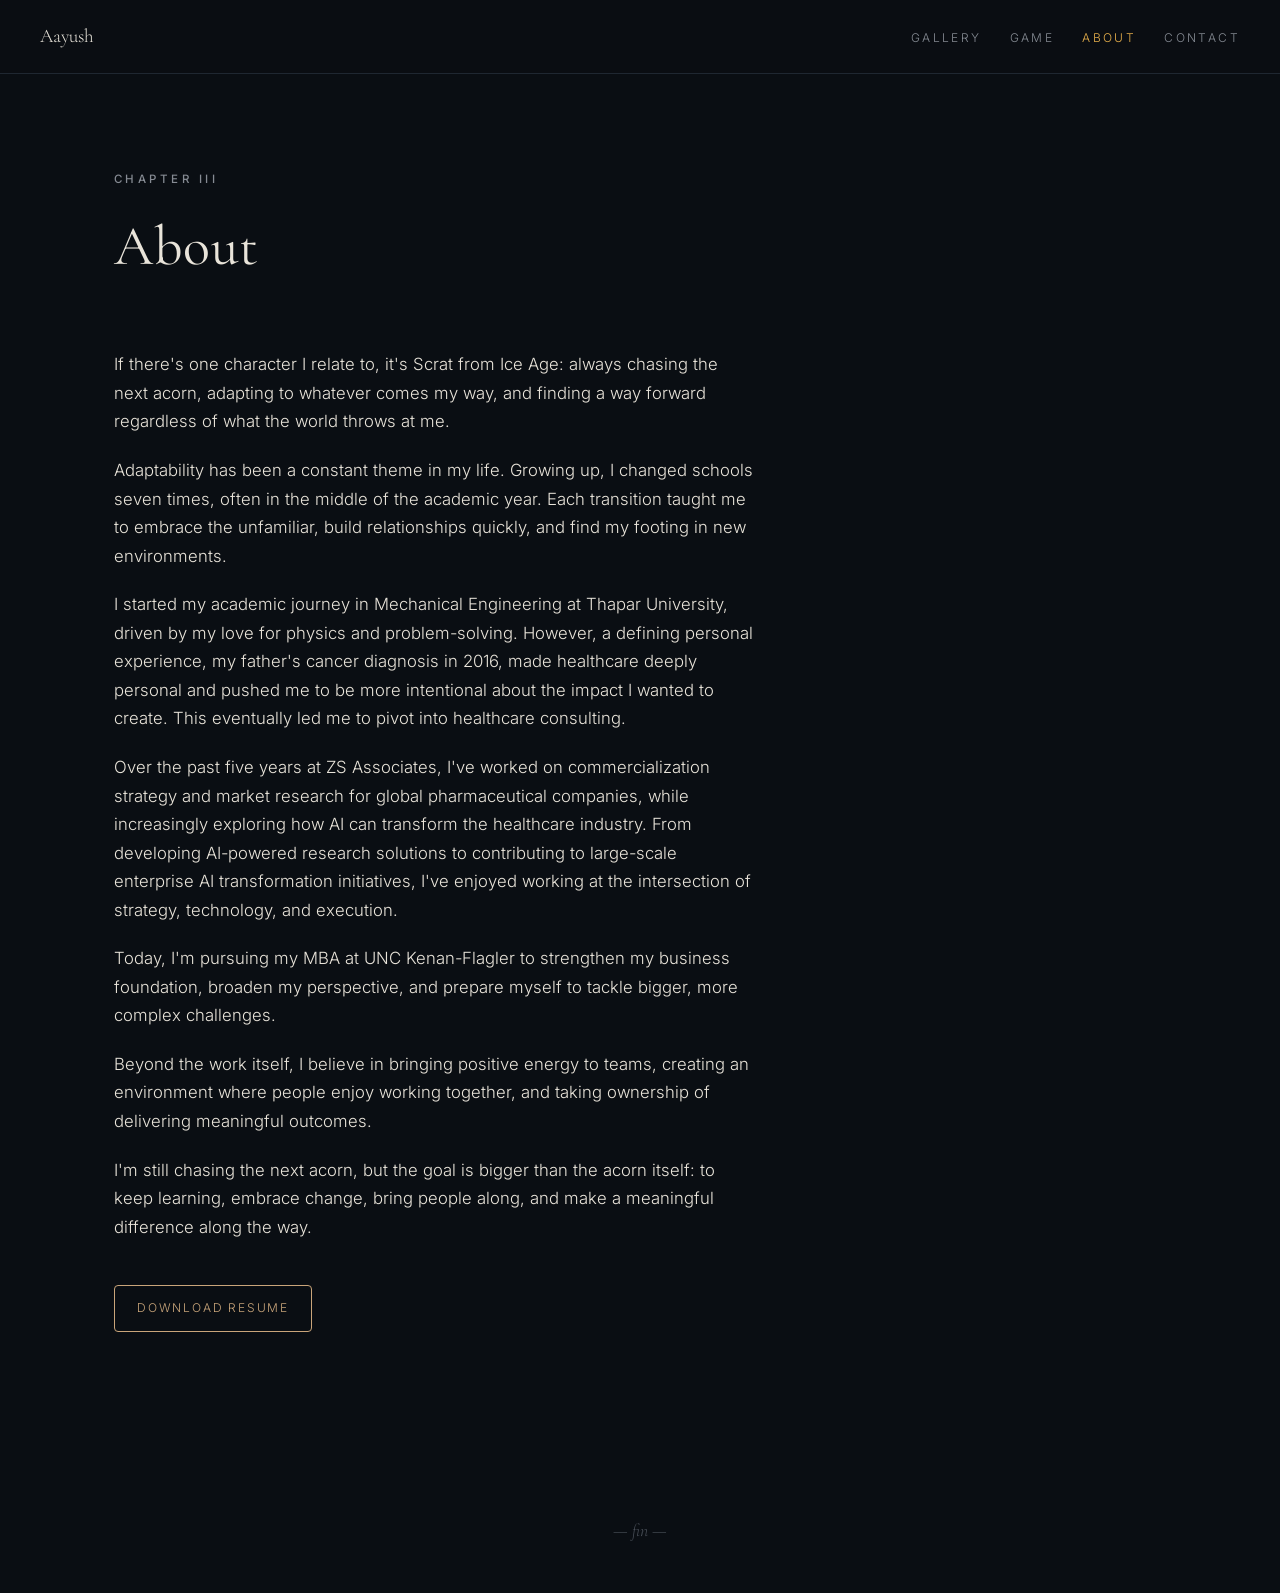
<file: about.html>
<!DOCTYPE html>
<html lang="en">
<head>
<meta charset="UTF-8">
<meta name="viewport" content="width=device-width, initial-scale=1.0">
<title>About · Aayush</title>
<link rel="preconnect" href="https://fonts.googleapis.com">
<link rel="preconnect" href="https://fonts.gstatic.com" crossorigin>
<link href="https://fonts.googleapis.com/css2?family=Cormorant+Garamond:ital,wght@0,400;0,600;1,400&family=Inter:wght@300;400;500&display=swap" rel="stylesheet">
<link rel="stylesheet" href="style.css">
</head>
<body class="arrive">

<header class="site-nav">
  <a class="brand" href="index.html">Aayush</a>
  <nav>
    <ul class="nav-links">
      <li><a href="gallery.html">Gallery</a></li>
      <li><a href="game/index.html">Game</a></li>
      <li><a href="about.html" class="active">About</a></li>
      <li><a href="contact.html">Contact</a></li>
    </ul>
  </nav>
</header>

<main class="page">
  <div class="page-head">
    <p class="label">Chapter III</p>
    <h1 class="display">About</h1>
  </div>
  <div class="about-body">
    <p>If there's one character I relate to, it's Scrat from Ice Age: always chasing the next acorn, adapting to whatever comes my way, and finding a way forward regardless of what the world throws at me.<p>

    <p>Adaptability has been a constant theme in my life. Growing up, I changed schools seven times, often in the middle of the academic year. Each transition taught me to embrace the unfamiliar, build relationships quickly, and find my footing in new environments.<p>

    <p>I started my academic journey in Mechanical Engineering at Thapar University, driven by my love for physics and problem-solving. However, a defining personal experience, my father's cancer diagnosis in 2016, made healthcare deeply personal and pushed me to be more intentional about the impact I wanted to create. This eventually led me to pivot into healthcare consulting.<p>

    <p>Over the past five years at ZS Associates, I've worked on commercialization strategy and market research for global pharmaceutical companies, while increasingly exploring how AI can transform the healthcare industry. From developing AI-powered research solutions to contributing to large-scale enterprise AI transformation initiatives, I've enjoyed working at the intersection of strategy, technology, and execution.<p>

    <p>Today, I'm pursuing my MBA at UNC Kenan-Flagler to strengthen my business foundation, broaden my perspective, and prepare myself to tackle bigger, more complex challenges.<p>

    <p>Beyond the work itself, I believe in bringing positive energy to teams, creating an environment where people enjoy working together, and taking ownership of delivering meaningful outcomes.<p>

    <p>I'm still chasing the next acorn, but the goal is bigger than the acorn itself: to keep learning, embrace change, bring people along, and make a meaningful difference along the way.</p>
  
    <a class="button" href="Aayush_Singh_Resume.pdf" download="Aayush_Singh_Resume.pdf">Download resume</a>
  </div>
</main>

<footer>— fin —</footer>

</body>
</html>
</file>
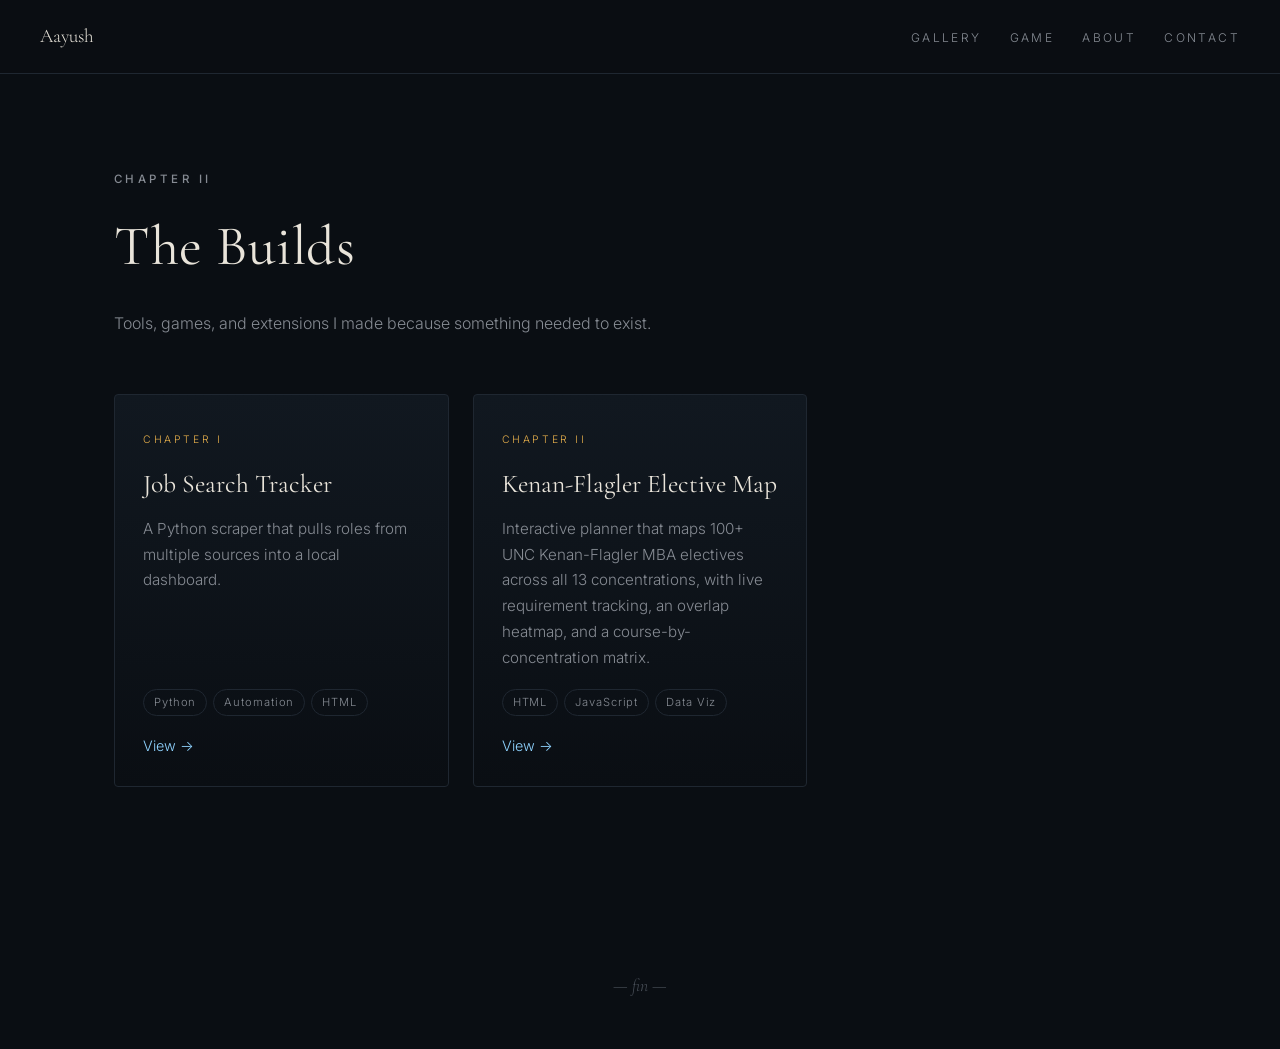
<file: builds.html>
<!DOCTYPE html>
<html lang="en">
<head>
<meta charset="UTF-8">
<meta name="viewport" content="width=device-width, initial-scale=1.0">
<title>Builds · Aayush</title>
<link rel="preconnect" href="https://fonts.googleapis.com">
<link rel="preconnect" href="https://fonts.gstatic.com" crossorigin>
<link href="https://fonts.googleapis.com/css2?family=Cormorant+Garamond:ital,wght@0,400;0,600;1,400&family=Inter:wght@300;400;500&display=swap" rel="stylesheet">
<link rel="stylesheet" href="style.css">
</head>
<body class="arrive">

<header class="site-nav">
  <a class="brand" href="index.html">Aayush</a>
  <nav>
    <ul class="nav-links">
      <li><a href="gallery.html">Gallery</a></li>
      <li><a href="game/index.html">Game</a></li>
      <li><a href="about.html">About</a></li>
      <li><a href="contact.html">Contact</a></li>
    </ul>
  </nav>
</header>

<main class="page">
  <div class="page-head">
    <p class="label">Chapter II</p>
    <h1 class="display">The Builds</h1>
    <p class="intro">Tools, games, and extensions I made because something needed to exist.</p>
  </div>
  <div class="projects" id="projects-grid"></div>
</main>

<footer>— fin —</footer>

<script src="builds.js"></script>
</body>
</html>
</file>
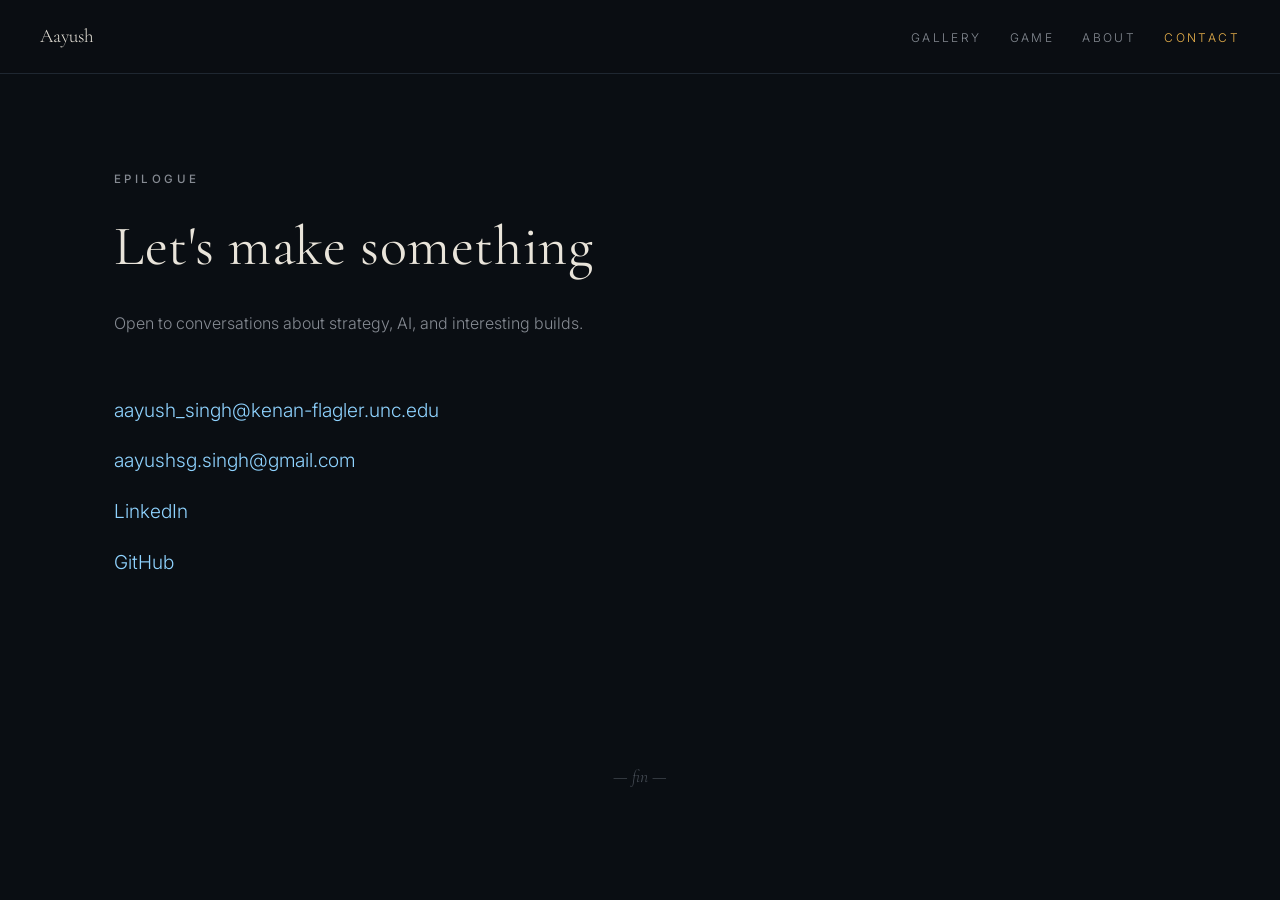
<file: contact.html>
<!DOCTYPE html>
<html lang="en">
<head>
<meta charset="UTF-8">
<meta name="viewport" content="width=device-width, initial-scale=1.0">
<title>Contact · Aayush</title>
<link rel="preconnect" href="https://fonts.googleapis.com">
<link rel="preconnect" href="https://fonts.gstatic.com" crossorigin>
<link href="https://fonts.googleapis.com/css2?family=Cormorant+Garamond:ital,wght@0,400;0,600;1,400&family=Inter:wght@300;400;500&display=swap" rel="stylesheet">
<link rel="stylesheet" href="style.css">
</head>
<body class="arrive">

<header class="site-nav">
  <a class="brand" href="index.html">Aayush</a>
  <nav>
    <ul class="nav-links">
      <li><a href="gallery.html">Gallery</a></li>
      <li><a href="game/index.html">Game</a></li>
      <li><a href="about.html">About</a></li>
      <li><a href="contact.html" class="active">Contact</a></li>
    </ul>
  </nav>
</header>

<main class="page">
  <div class="page-head">
    <p class="label">Epilogue</p>
    <h1 class="display">Let's make something</h1>
    <p class="intro">Open to conversations about strategy, AI, and interesting builds.</p>
  </div>
  <div class="contact-list">
    <a href="mailto:aayush_singh@kenan-flagler.unc.edu">aayush_singh@kenan-flagler.unc.edu</a>
    <a href="mailto:aayushsg.singh@gmail.com">aayushsg.singh@gmail.com</a>
    <a href="https://www.linkedin.com/in/iamaayushsingh/" target="_blank" rel="noopener">LinkedIn</a>
    <a href="https://github.com/trickster-zero" target="_blank" rel="noopener">GitHub</a>
  </div>
</main>

<footer>— fin —</footer>

</body>
</html>
</file>
<file: style.css>
:root {
  --night: #0a0e13;
  --deep: #111820;
  --ink: #e9e4da;
  --muted: #868b93;
  --wood: #c9a57a;
  --glow: #8fd3ff;
  --ember: #e8b04b;
  --line: #1f2731;
  --radius: 4px;
}
* { box-sizing: border-box; margin: 0; padding: 0; }
html { scroll-behavior: smooth; }
body {
  background: var(--night);
  color: var(--ink);
  font-family: "Inter", -apple-system, sans-serif;
  font-weight: 300;
  line-height: 1.7;
  overflow-x: hidden;
}
a { color: var(--glow); text-decoration: none; }
a:hover { text-decoration: underline; }

.display { font-family: "Cormorant Garamond", Georgia, serif; font-weight: 400; letter-spacing: 0.01em; }
.label { font-size: 0.72rem; text-transform: uppercase; letter-spacing: 0.3em; color: var(--muted); font-weight: 500; }

section { position: relative; max-width: 1100px; margin: 0 auto; padding: 120px 24px; }
.divider { height: 1px; background: linear-gradient(to right, transparent, var(--line), transparent); }

/* Hero */
.hero {
  min-height: 100vh; padding: 0; max-width: none;
  display: flex; flex-direction: column; align-items: center; justify-content: center;
  background: radial-gradient(ellipse at 50% 60%, #15202c 0%, var(--night) 70%);
  overflow: hidden;
}
.scene { width: min(900px, 100%); height: auto; }
.hero-text { text-align: center; margin-top: -24px; padding: 0 24px; }
.hero-name { font-size: clamp(3rem, 8vw, 6rem); line-height: 1; font-weight: 400; margin-top: 14px; }
.hero-text .lede { margin: 20px auto 0; max-width: 520px; color: var(--muted); font-size: 1.05rem; }
.hint {
  margin-top: 40px; color: var(--glow); opacity: 0.7;
  font-size: 0.75rem; letter-spacing: 0.3em; text-transform: uppercase;
  animation: breathe 3s ease-in-out infinite;
}
@keyframes breathe { 0%,100% { opacity: 0.3; } 50% { opacity: 0.9; } }

/* Portal */
.portal { cursor: pointer; }
.portal:focus { outline: none; }
.portal:focus-visible .portal-ring { stroke: var(--ember); }
.portal-core { animation: pulse 4s ease-in-out infinite; transform-origin: 400px 296px; }
@keyframes pulse { 0%,100% { opacity: 0.55; transform: scale(1); } 50% { opacity: 1; transform: scale(1.06); } }
.portal-ring-glow { animation: ringGlow 4s ease-in-out infinite; }
@keyframes ringGlow { 0%,100% { opacity: 0.4; } 50% { opacity: 0.9; } }
.mote { animation: float 6s ease-in-out infinite; }
.mote:nth-child(odd) { animation-duration: 8s; }
@keyframes float { 0%,100% { transform: translateY(0); opacity: 0.2; } 50% { transform: translateY(-14px); opacity: 0.9; } }

/* Warp transition */
.warp {
  position: fixed; left: 50%; top: 50%; width: 10px; height: 10px;
  margin: -5px 0 0 -5px; border-radius: 50%; z-index: 50; pointer-events: none;
  background: radial-gradient(circle, #fff 0%, var(--glow) 25%, transparent 70%);
  opacity: 0;
}
.warp.go { animation: warp 1.2s ease-in forwards; }
@keyframes warp {
  0% { opacity: 1; transform: scale(1); }
  100% { opacity: 1; transform: scale(400); }
}

/* Chapters */
.chapter-head { margin-bottom: 56px; display: flex; flex-direction: column; gap: 10px; }
.chapter-head h2 { font-size: clamp(2rem, 4.5vw, 3rem); font-weight: 400; }
.chapter-head p { color: var(--muted); max-width: 560px; }

.reveal { opacity: 0; transform: translateY(24px); transition: opacity 1s ease, transform 1s ease; }
.reveal.in { opacity: 1; transform: none; }

/* Gallery as storyboard frames */
.gallery {
  display: grid; grid-template-columns: repeat(auto-fill, minmax(260px, 1fr));
  gap: 20px; counter-reset: frame;
}
.gallery figure {
  position: relative; border: 1px solid var(--line); border-radius: var(--radius);
  background: var(--deep); padding: 10px 10px 36px; counter-increment: frame;
  transition: border-color 0.4s, transform 0.4s;
}
.gallery figure:hover { border-color: var(--wood); transform: translateY(-3px); }
.gallery figure::before {
  content: "FRAME " counter(frame, decimal-leading-zero);
  position: absolute; bottom: 12px; left: 14px;
  font-size: 0.65rem; letter-spacing: 0.25em; color: var(--muted);
}
.gallery figure::after {
  content: ""; position: absolute; top: 14px; right: 14px;
  width: 6px; height: 6px; border-radius: 50%; background: var(--wood); opacity: 0.5;
}
.gallery img {
  display: block; width: 100%; aspect-ratio: 4 / 5; object-fit: cover;
  border-radius: 2px; cursor: zoom-in; background: #0c1116;
}

/* Lightbox */
.lightbox {
  position: fixed; inset: 0; background: rgba(5,7,10,0.94);
  display: none; align-items: center; justify-content: center; z-index: 60; padding: 24px;
}
.lightbox.open { display: flex; }
.lightbox img { max-width: 100%; max-height: 90vh; border-radius: 2px; }
.lightbox button {
  position: absolute; top: 18px; right: 24px; background: none; border: none;
  color: var(--ink); font-size: 2rem; cursor: pointer;
}

/* Builds as chapters */
.projects { display: grid; grid-template-columns: repeat(auto-fill, minmax(300px, 1fr)); gap: 24px; counter-reset: chap; }
.card {
  position: relative; counter-increment: chap; padding: 36px 28px 28px;
  border: 1px solid var(--line); border-radius: var(--radius);
  background: linear-gradient(180deg, var(--deep), var(--night));
  display: flex; flex-direction: column; transition: border-color 0.4s;
}
.card:hover { border-color: var(--wood); }
.card::before {
  content: "CHAPTER " counter(chap, upper-roman);
  font-size: 0.65rem; letter-spacing: 0.25em; color: var(--ember); margin-bottom: 14px;
}
.card h3 { font-family: "Cormorant Garamond", Georgia, serif; font-size: 1.6rem; font-weight: 400; margin-bottom: 10px; }
.card p { color: var(--muted); font-size: 0.95rem; flex-grow: 1; }
.tags { margin-top: 18px; display: flex; flex-wrap: wrap; gap: 6px; }
.tags span {
  font-size: 0.7rem; letter-spacing: 0.08em; color: var(--muted);
  border: 1px solid var(--line); padding: 3px 10px; border-radius: 999px;
}
.card .links { margin-top: 18px; font-size: 0.9rem; }

/* Epilogue */
.epilogue { text-align: center; }
.epilogue-title { font-size: clamp(2rem, 4.5vw, 3rem); margin-top: 14px; }
.epilogue p.lede { color: var(--muted); margin: 16px auto 0; max-width: 520px; font-size: 1.05rem; }
.contact-links { margin-top: 40px; display: flex; justify-content: center; gap: 36px; flex-wrap: wrap; }
.contact-links a { font-size: 0.95rem; letter-spacing: 0.05em; }

footer {
  text-align: center; color: #4a5059; padding: 64px 24px 48px;
  font-family: "Cormorant Garamond", Georgia, serif; font-style: italic; font-size: 1.1rem;
}

@media (max-width: 600px) {
  section { padding: 88px 20px; }
  .gallery { grid-template-columns: 1fr 1fr; gap: 12px; }
  .gallery figure { padding: 6px 6px 32px; }
}

/* ---------- Home navigation ---------- */
.home-nav { margin-top: 56px; display: flex; justify-content: center; }
.nav-links { list-style: none; display: flex; gap: 28px; flex-wrap: wrap; justify-content: center; }
.nav-links a {
  color: var(--muted); font-size: 0.75rem;
  letter-spacing: 0.2em; text-transform: uppercase;
}
.nav-links a:hover, .nav-links a.active { color: var(--ember); text-decoration: none; }

/* ---------- Sub-page navigation ---------- */
.site-nav {
  position: sticky; top: 0; z-index: 20;
  display: flex; justify-content: space-between; align-items: center; flex-wrap: wrap; gap: 12px;
  padding: 20px 40px; border-bottom: 1px solid var(--line);
  background: rgba(10, 14, 19, 0.9); backdrop-filter: blur(6px);
}
.site-nav .brand {
  font-family: "Cormorant Garamond", Georgia, serif;
  font-size: 1.2rem; color: var(--ink);
}
.site-nav .brand:hover { text-decoration: none; }

/* ---------- Page layout ---------- */
.arrive { animation: arrive 1.2s ease-out both; }
@keyframes arrive {
  from { opacity: 0; filter: brightness(2) blur(6px); }
  to { opacity: 1; filter: none; }
}
.page { max-width: 1100px; margin: 0 auto; padding: 96px 24px 120px; }
.page h1 { font-size: clamp(2.5rem, 5vw, 3.5rem); font-weight: 400; margin-top: 10px; }
.page-head { margin-bottom: 56px; }
.page-head .intro { color: var(--muted); max-width: 560px; margin-top: 16px; }

/* ---------- About ---------- */
.about-body { max-width: 640px; font-size: 1.05rem; }
.about-body p { margin-bottom: 20px; }
.button {
  display: inline-block; margin-top: 24px; padding: 12px 22px;
  border: 1px solid var(--wood); border-radius: var(--radius);
  color: var(--wood); font-size: 0.75rem; letter-spacing: 0.15em; text-transform: uppercase;
}
.button:hover { background: var(--wood); color: var(--night); text-decoration: none; }

/* ---------- Contact ---------- */
.contact-list { display: flex; flex-direction: column; gap: 18px; }
.contact-list a { font-size: 1.2rem; }

@media (max-width: 600px) {
  .site-nav { padding: 18px 20px; }
  .page { padding: 64px 20px 100px; }
}
/* =====================================================================
   HOME MAP  (added for index.html + map.js; append to end of style.css)
   ===================================================================== */
/* =====================================================================
   HOME MAP  (replaces the previous HOME MAP block at the end of style.css)
   ===================================================================== */
@property --sx { syntax: "<percentage>"; inherits: false; initial-value: 50%; }
@property --sy { syntax: "<percentage>"; inherits: false; initial-value: 50%; }
@property --sw { syntax: "<percentage>"; inherits: false; initial-value: 20%; }
@property --sh { syntax: "<percentage>"; inherits: false; initial-value: 20%; }

.map-body { overflow: hidden; }

/* World around the map: blurred, darkened copy of the same image */
.map-backdrop {
  position: fixed; inset: -60px; z-index: 0; pointer-events: none;
  background: url("images/Home_Map.png") center / cover no-repeat;
  filter: blur(28px) brightness(0.3) saturate(0.85);
  will-change: transform;
}
.map-backdrop::after {
  content: ""; position: absolute; inset: 0;
  background: radial-gradient(ellipse at 50% 50%, transparent 30%, var(--night) 85%);
}

.map-page {
  position: relative; z-index: 1;
  height: 100vh; height: 100svh;
  display: grid; place-items: center;
}

/* Title floats over the top-left corner (cliffs, no buildings there) */
.map-title {
  position: absolute; top: clamp(16px, 3vh, 32px); left: clamp(16px, 3vw, 40px); z-index: 6;
  max-width: 230px; pointer-events: none;
  text-shadow: 0 2px 18px rgba(0, 0, 0, 0.9), 0 0 4px rgba(0, 0, 0, 0.8);
}
.map-title h1 { font-size: clamp(2.2rem, 4vw, 3.4rem); line-height: 1; font-weight: 400; }
.map-title .lede { margin-top: 8px; color: var(--ink); opacity: 0.8; font-size: 0.84rem; line-height: 1.5; }
.map-page::before { /* scrim so the title reads over the map */
  content: ""; position: absolute; top: 0; left: 0; z-index: 5; pointer-events: none;
  width: 460px; height: 240px;
  background: radial-gradient(ellipse at 0 0, rgba(10, 14, 19, 0.9) 0%, rgba(10, 14, 19, 0.5) 45%, transparent 72%);
}

/* Map: as large as the viewport allows, edges dissolve into the backdrop */
.map {
  position: relative;
  width: min(100vw, 150vh); width: min(100vw, 150svh);
  aspect-ratio: 3 / 2;
  animation: mapReveal 1.8s cubic-bezier(0.2, 0.7, 0.2, 1) backwards; /* backwards: no transform left behind, so the fixed mobile card isn't trapped */
}
@keyframes mapReveal {
  from { opacity: 0; transform: scale(1.07); filter: brightness(0.3); }
  to   { opacity: 1; transform: none; filter: none; }
}
.map-stage {
  position: absolute; inset: 0; will-change: transform;
  transition: transform 0.6s cubic-bezier(0.2, 0.7, 0.2, 1);
  -webkit-mask-image: linear-gradient(to right, transparent, #000 7%, #000 93%, transparent),
                      linear-gradient(to bottom, transparent, #000 7%, #000 93%, transparent);
  -webkit-mask-composite: source-in;
  mask-image: linear-gradient(to right, transparent, #000 7%, #000 93%, transparent),
              linear-gradient(to bottom, transparent, #000 7%, #000 93%, transparent);
  mask-composite: intersect;
}
.map-image {
  display: block; width: 100%; height: 100%;
  filter: brightness(0.82) saturate(0.92) contrast(1.04);
  user-select: none; -webkit-user-select: none; -webkit-user-drag: none;
}

/* Ambient life (opacity/transform only) */
.map-ambient { position: absolute; inset: 0; pointer-events: none; }
.ambient { position: absolute; border-radius: 50%; mix-blend-mode: screen; will-change: opacity; }
.ambient-portal {
  left: 24.1%; top: 11.2%; width: 4.6%; height: 9.8%;
  background: radial-gradient(ellipse at center, rgba(143, 211, 255, 0.8) 0%, rgba(143, 211, 255, 0.22) 45%, transparent 70%);
  animation: portalPulse 4.5s ease-in-out infinite;
}
@keyframes portalPulse { 0%, 100% { opacity: 0.35; } 50% { opacity: 1; } }
.ambient-light {
  left: calc(var(--x) - 1%); top: calc(var(--y) - 1.4%); width: 2%; height: 2.8%;
  background: radial-gradient(circle, rgba(232, 176, 75, 0.85) 0%, rgba(232, 176, 75, 0.2) 50%, transparent 72%);
  animation: flicker 3.2s steps(1, end) infinite; animation-delay: var(--d, 0s);
}
.ambient-forge { width: 3.2%; height: 4.4%; left: calc(var(--x) - 1.6%); top: calc(var(--y) - 2.2%); }
@keyframes flicker {
  0%, 100% { opacity: 0.55; } 9% { opacity: 0.85; } 14% { opacity: 0.5; }
  38% { opacity: 0.75; } 46% { opacity: 0.6; } 71% { opacity: 0.9; } 80% { opacity: 0.6; }
}
.map-ambient .mote {
  position: absolute; left: var(--x); top: var(--y);
  width: 3px; height: 3px; border-radius: 50%;
  background: var(--glow); box-shadow: 0 0 6px 1px rgba(143, 211, 255, 0.7);
  opacity: 0; animation: drift var(--t, 8s) ease-in-out infinite; animation-delay: var(--d, 0s);
}
.map-ambient .mote.is-ember { background: var(--ember); box-shadow: 0 0 6px 1px rgba(232, 176, 75, 0.7); }
@keyframes drift {
  0%   { transform: translate(0, 0); opacity: 0; }
  20%  { opacity: 0.9; }
  60%  { opacity: 0.6; }
  100% { transform: translate(14px, -40px); opacity: 0; }
}

/* Spotlight: dims the base around the selected building */
.map-spotlight {
  position: absolute; inset: 0; pointer-events: none; opacity: 0;
  background: radial-gradient(ellipse var(--sw) var(--sh) at var(--sx) var(--sy),
              transparent 0%, transparent 62%, rgba(6, 9, 13, 0.62) 100%);
  transition: opacity 0.35s ease, --sx 0.45s ease, --sy 0.45s ease, --sw 0.45s ease, --sh 0.45s ease;
}
.map.has-active .map-spotlight { opacity: 1; }

/* Hotspots */
.map-hotspots { position: absolute; inset: 0; pointer-events: none; }
.hotspot {
  position: absolute; transform: translate(-50%, -50%);
  min-width: 44px; min-height: 44px;
  background: none; border: 0; padding: 0; border-radius: 18px;
  cursor: pointer; pointer-events: auto; color: inherit; font: inherit;
  -webkit-tap-highlight-color: transparent;
}
.hotspot.is-locked { cursor: help; }
.hotspot.is-hub { cursor: default; }
.hotspot::after {
  content: ""; position: absolute; inset: 4%; border-radius: 50%; pointer-events: none;
  background: radial-gradient(ellipse at center, rgba(232, 176, 75, 0.22) 0%, transparent 65%);
  mix-blend-mode: screen; opacity: 0; transition: opacity 0.35s ease;
}
.hotspot.is-active::after { opacity: 1; }
.hotspot:focus { outline: none; }

/* Name plaques: always visible so every building is identifiable */
.plaque {
  position: absolute; z-index: 1;
  display: inline-flex; align-items: center; gap: 8px;
  padding: 4px 11px 5px 9px; white-space: nowrap;
  background: rgba(10, 14, 19, 0.84);
  border: 1px solid rgba(201, 165, 122, 0.55); border-radius: 2px;
  box-shadow: 0 6px 16px rgba(0, 0, 0, 0.55);
  font-family: "Cormorant Garamond", Georgia, serif;
  font-size: clamp(0.82rem, 1.05vw, 1.08rem); line-height: 1.2; color: var(--ink);
  transform: translate(-50%, calc(-100% - 14px));
  transition: border-color 0.25s ease, transform 0.25s ease, opacity 0.25s ease;
  opacity: 0;
}
.plaque::after { /* stem pointing at the building */
  content: ""; position: absolute; left: 50%; top: 100%;
  width: 1px; height: 14px; transform: translateX(-50%);
  background: linear-gradient(to bottom, rgba(201, 165, 122, 0.8), transparent);
}
.map.is-ready .plaque { animation: plaqueIn 0.6s ease both; animation-delay: calc(1.1s + var(--i) * 0.09s); }
@keyframes plaqueInMobile { from { opacity: 0; } to { opacity: 1; } }
@keyframes plaqueIn {
  from { opacity: 0; transform: translate(-50%, calc(-100% - 4px)); }
  to   { opacity: 1; transform: translate(-50%, calc(-100% - 14px)); }
}
.plaque-mark { position: relative; width: 7px; height: 7px; border-radius: 50%; flex: none; }
.is-open .plaque-mark { background: var(--glow); box-shadow: 0 0 8px var(--glow); }
.is-open .plaque-mark::after {
  content: ""; position: absolute; inset: -4px; border-radius: 50%;
  border: 1px solid var(--glow); animation: markPing 2.6s ease-out infinite;
}
@keyframes markPing { from { transform: scale(0.6); opacity: 0.9; } to { transform: scale(2); opacity: 0; } }
.is-locked .plaque { color: var(--muted); border-color: rgba(134, 139, 147, 0.4); }
.is-locked .plaque-mark { border: 1px solid var(--ember); opacity: 0.8; }
.is-hub .plaque-mark { background: var(--wood); border-radius: 1px; transform: rotate(45deg); width: 6px; height: 6px; }

.hotspot:hover .plaque, .hotspot.is-active .plaque { border-color: var(--ember); color: var(--ink); }
.map.is-ready .hotspot.is-active .plaque { transform: translate(-50%, calc(-100% - 18px)); animation: none; opacity: 1; }
.hotspot:focus-visible .plaque { outline: 2px solid var(--ember); outline-offset: 3px; }

/* Detail card */
.map-card {
  position: absolute; left: 0; top: 0; z-index: 8;
  width: max-content; max-width: min(300px, 80%);
  padding: 12px 16px 14px;
  background: rgba(10, 14, 19, 0.95);
  border: 1px solid var(--wood); border-radius: var(--radius);
  box-shadow: 0 14px 36px rgba(0, 0, 0, 0.65), 0 0 20px rgba(143, 211, 255, 0.12);
  pointer-events: none; opacity: 0; visibility: hidden;
  transition: opacity 0.2s ease, visibility 0.2s;
}
.map-card.show { opacity: 1; visibility: visible; }
.map-card-kicker { font-size: 0.66rem; letter-spacing: 0.25em; text-transform: uppercase; font-weight: 500; color: var(--glow); }
.map-card[data-status="locked"] { border-color: var(--ember); }
.map-card[data-status="locked"] .map-card-kicker { color: var(--ember); }
.map-card[data-status="hub"] .map-card-kicker { color: var(--wood); }
.map-card-title { font-size: 1.45rem; line-height: 1.15; margin-top: 4px; font-weight: 400; }
.map-card-desc { color: var(--muted); font-size: 0.88rem; line-height: 1.5; margin-top: 4px; }
.map-card-hint { margin-top: 8px; font-size: 0.72rem; letter-spacing: 0.08em; color: var(--wood); }
.map-card.nudge { animation: cardNudge 0.35s ease; }
@keyframes cardNudge { 0%, 100% { translate: 0 0; } 25% { translate: -4px 0; } 75% { translate: 4px 0; } }

/* Hint + nav float over the bottom edge */
.map-hint {
  position: absolute; left: 50%; bottom: 64px; transform: translateX(-50%); z-index: 6;
  color: var(--glow); font-size: 0.72rem; font-weight: 500; letter-spacing: 0.3em; text-transform: uppercase;
  white-space: nowrap; pointer-events: none;
  text-shadow: 0 0 10px rgba(0, 0, 0, 1), 0 0 22px rgba(0, 0, 0, 0.9);
  animation: hintIn 1s ease 2s both, breathe 3s ease-in-out 3s infinite;
  transition: opacity 0.4s ease;
}
@keyframes hintIn { from { opacity: 0; } to { opacity: 0.8; } }
.map-hint.is-dismissed { opacity: 0 !important; animation: none; }
.map-page .home-nav {
  position: absolute; left: 50%; bottom: 18px; transform: translateX(-50%); z-index: 6;
  margin-top: 0; padding: 6px 18px;
  background: rgba(10, 14, 19, 0.6); border-radius: 999px; backdrop-filter: blur(4px);
}

.map-error::after {
  content: "The map couldn't load data/buildings.json. Use the links below.";
  position: absolute; left: 50%; bottom: 16px; transform: translateX(-50%); z-index: 9;
  padding: 8px 14px; background: rgba(10, 14, 19, 0.92);
  border: 1px solid var(--ember); border-radius: var(--radius);
  color: var(--ink); font-size: 0.85rem; white-space: nowrap;
}

/* ---------- Characters (npcs.js) ---------- */
.map-npcs { position: absolute; inset: 0; pointer-events: none; animation: hintIn 1s ease 1.6s backwards; }
.npc { position: absolute; left: 0; top: 0; will-change: transform; transition: opacity 0.3s ease; }
.map.has-active .npc:not(.is-held) { opacity: 0.4; }
.npc-body {
  position: absolute; left: 0; top: 0;
  width: var(--npc, 16px); aspect-ratio: 20 / 28;
  transform: translate(-50%, -100%);
  pointer-events: auto; cursor: pointer;
}
.npc-body::before { /* comfortable hit area around a tiny sprite */
  content: ""; position: absolute; left: 50%; top: 50%;
  width: max(40px, 180%); height: max(44px, 140%);
  transform: translate(-50%, -50%);
}
.npc.face-left .npc-body { transform: translate(-50%, -100%) scaleX(-1); }
.npc-body svg { display: block; width: 100%; height: 100%; overflow: visible; }
.npc .ol { stroke: rgba(10, 14, 19, 0.9); stroke-width: 0.7; paint-order: stroke; }
.npc.is-held .npc-body svg, .npc-body:hover svg { filter: drop-shadow(0 0 3px rgba(232, 176, 75, 0.9)); }

/* Walk cycle */
.npc .leg, .npc .tool, .npc .tail, .npc .book, .npc .crate { transform-box: fill-box; }
.npc .leg { transform-origin: 50% 0; }
.npc.is-walking svg { animation: npcBob 0.36s ease-in-out infinite alternate; }
.npc.is-walking .leg-a { animation: npcLeg 0.36s ease-in-out infinite alternate; }
.npc.is-walking .leg-b { animation: npcLeg 0.36s ease-in-out infinite alternate-reverse; }
.npc-runner.is-walking svg, .npc-runner.is-walking .leg { animation-duration: 0.2s; }
@keyframes npcBob { from { transform: translateY(0); } to { transform: translateY(-5%); } }
@keyframes npcLeg { from { transform: rotate(20deg); } to { transform: rotate(-20deg); } }

/* Idle actions */
.npc .tool { transform-origin: 50% 100%; }
.npc-smith.is-idle .tool { animation: npcHammer 0.55s ease-in infinite alternate; }
@keyframes npcHammer { from { transform: rotate(-55deg); } to { transform: rotate(15deg); } }
.npc-recruit.is-idle .tool { animation: npcSwing 0.8s ease-in-out infinite alternate; }
@keyframes npcSwing { from { transform: rotate(-70deg); } to { transform: rotate(30deg); } }
.npc-mage .orb { animation: portalPulse 2.4s ease-in-out infinite; }
.npc-mage.is-idle svg { animation: npcFloat 2s ease-in-out infinite alternate; }
@keyframes npcFloat { from { transform: translateY(0); } to { transform: translateY(-9%); } }
.npc-scribe.is-idle .book { animation: npcRead 1.6s ease-in-out infinite alternate; transform-origin: 50% 50%; }
@keyframes npcRead { from { transform: rotate(-6deg); } to { transform: rotate(6deg); } }
.npc .tail { transform-origin: 100% 100%; animation: npcTail 1.8s ease-in-out infinite alternate; }
@keyframes npcTail { from { transform: rotate(-12deg); } to { transform: rotate(14deg); } }

/* Speech bubble */
.npc-bubble {
  position: absolute; left: 0; bottom: calc(var(--npc, 16px) * 1.4 + 10px);
  width: max-content; max-width: 220px;
  padding: 7px 12px 9px;
  background: rgba(10, 14, 19, 0.95);
  border: 1px solid var(--wood); border-radius: 10px;
  box-shadow: 0 8px 22px rgba(0, 0, 0, 0.6);
  font-family: "Cormorant Garamond", Georgia, serif; font-style: italic;
  font-size: 1rem; line-height: 1.3; color: var(--ink);
  transform: translate(calc(-50% + var(--bx, 0px)), 6px);
  opacity: 0; visibility: hidden; pointer-events: none;
  transition: opacity 0.2s ease, transform 0.2s ease, visibility 0.2s;
}
.npc-bubble.show { opacity: 1; visibility: visible; transform: translate(calc(-50% + var(--bx, 0px)), 0); }
.npc-bubble::after { /* tail, stays over the character when the bubble is nudged */
  content: ""; position: absolute; top: 100%; left: calc(50% - var(--bx, 0px));
  width: 9px; height: 9px; margin: -4px 0 0 -4.5px;
  background: rgba(10, 14, 19, 0.95);
  border-right: 1px solid var(--wood); border-bottom: 1px solid var(--wood);
  transform: rotate(45deg);
}
.npc-name {
  display: block; margin-bottom: 2px;
  font-family: "Inter", sans-serif; font-style: normal; font-weight: 500;
  font-size: 0.58rem; letter-spacing: 0.2em; text-transform: uppercase; color: var(--ember);
}
.npc-quote { position: relative; display: block; }
.npc-ghost { visibility: hidden; }
.npc-typed { position: absolute; inset: 0; }

.npc-debug-dot {
  position: absolute; width: 6px; height: 6px; margin: -3px 0 0 -3px; border-radius: 50%;
  background: var(--ember); font-size: 9px; color: var(--ember); white-space: nowrap; text-indent: 9px; line-height: 6px;
}

/* Debug (?debug) */
.map.debug .hotspot { outline: 1px dashed var(--glow); background: rgba(143, 211, 255, 0.08); }
.map.debug .hotspot::before {
  content: attr(data-id); position: absolute; bottom: 2px; left: 4px;
  padding: 1px 5px; background: rgba(10, 14, 19, 0.85);
  color: var(--glow); font-size: 10px; line-height: 1.4; pointer-events: none;
}
.map-debug-readout {
  position: fixed; top: 10px; right: 10px; z-index: 70;
  padding: 6px 10px; background: rgba(10, 14, 19, 0.9);
  border: 1px solid var(--glow); border-radius: var(--radius);
  color: var(--glow); font-size: 0.75rem;
}

/* Portrait / narrow: stack title, map, nav so nothing overlaps the buildings */
@media (max-aspect-ratio: 5/4) {
  .map-body { overflow: auto; }
  .map-page { height: auto; min-height: 100svh; display: flex; flex-direction: column; justify-content: center; gap: 16px; padding: 24px 0 28px; }
  .map-page::before { display: none; }
  .map-title { position: static; max-width: none; text-align: center; padding: 0 20px; }
  .map { width: 100vw; }
  .map-hint, .map-page .home-nav { position: static; transform: none; }
  .map-page .home-nav { align-self: center; }
}
@media (max-width: 640px) {
  /* Markers sit on the building itself (no stem) so none are clipped at the map edge */
  .plaque { padding: 4px; gap: 0; transform: translate(-50%, -50%); }
  .plaque::after { display: none; }
  .map.is-ready .plaque { animation-name: plaqueInMobile; }
  .map.is-ready .hotspot.is-active .plaque { transform: translate(-50%, -50%) scale(1.15); }
  .map-stage {
    -webkit-mask-image: linear-gradient(to right, transparent, #000 4%, #000 96%, transparent),
                        linear-gradient(to bottom, transparent, #000 4%, #000 96%, transparent);
    mask-image: linear-gradient(to right, transparent, #000 4%, #000 96%, transparent),
                linear-gradient(to bottom, transparent, #000 4%, #000 96%, transparent);
  }
  .plaque-name { display: none; }          /* names would collide; the card shows them on tap */
  .plaque-mark { width: 9px; height: 9px; }
  .npc-bubble { max-width: 170px; font-size: 0.9rem; }
  .map-card {
    position: fixed; left: 12px; right: 12px; top: auto;
    bottom: calc(12px + env(safe-area-inset-bottom, 0px));
    width: auto; max-width: none;
  }
}

@media (prefers-reduced-motion: reduce) {
  .map, .ambient, .map-ambient .mote, .plaque-mark::after, .map-hint, .map-card.nudge,
  .map-npcs, .npc svg, .npc .leg, .npc .tool, .npc .tail, .npc .book, .npc .orb { animation: none; }
  .map.is-ready .plaque { animation: none; opacity: 1; }
  .map-ambient .mote { display: none; }
  .map-stage, .map-spotlight, .hotspot::after, .map-card, .plaque { transition: none; }
}
/* ======================= END HOME MAP ======================= */
/* ======================= END HOME MAP ======================= */
</file>
<file: cases/css/cases.css>
/* Case practice. Palette mirrors the site's :root variables. */
:root {
  --night: #0a0e13; --deep: #111820; --ink: #e9e4da; --muted: #868b93;
  --wood: #c9a57a; --glow: #8fd3ff; --ember: #e8b04b; --line: #1f2731;
  --radius: 4px; --bad: #e07a6a; --ok: #7fc8a0;
  --display: "Cormorant Garamond", Georgia, serif;
  --body: "Inter", -apple-system, "Segoe UI", sans-serif;
}
* { box-sizing: border-box; margin: 0; padding: 0; }
html { color-scheme: dark; background: var(--night); }
body {
  min-height: 100vh; background: radial-gradient(ellipse 70% 50% at 50% 0%, #131c26, var(--night) 70%) fixed;
  color: var(--ink); font-family: var(--body); font-weight: 300; line-height: 1.6;
  animation: arrive 1s ease-out both;
}
@keyframes arrive { from { opacity: 0; } }
a { color: var(--glow); }
.display { font-family: var(--display); font-weight: 400; }
.visually-hidden { position: absolute !important; width: 1px; height: 1px; overflow: hidden; clip: rect(0 0 0 0); white-space: nowrap; }
:focus { outline: none; }
:focus-visible { outline: 2px solid var(--glow); outline-offset: 3px; }

.return-link {
  position: fixed; top: 10px; left: 16px; z-index: 20; display: inline-flex; align-items: center; min-height: 44px; padding: 0 12px;
  font-size: 0.72rem; font-weight: 500; letter-spacing: 0.25em; text-transform: uppercase; color: var(--muted);
  background: rgba(10, 14, 19, 0.6); border-radius: 999px; text-decoration: none; transition: color 0.25s, text-shadow 0.25s;
}
.return-link:hover, .return-link:focus-visible { color: var(--glow); text-shadow: 0 0 10px rgba(143, 211, 255, 0.7); }

.wrap { max-width: 980px; margin: 0 auto; padding: 84px 20px 80px; display: flex; flex-direction: column; gap: 22px; }
.loading { color: var(--muted); font-family: var(--display); font-style: italic; font-size: 1.2rem; }
.page-head h1, .tag-form h1 { font-size: clamp(2.2rem, 5vw, 3.2rem); line-height: 1.05; }
.eyebrow { font-size: 0.72rem; letter-spacing: 0.25em; text-transform: uppercase; color: var(--muted); font-weight: 500; margin-bottom: 6px; }
.lede { color: var(--muted); max-width: 620px; margin-top: 10px; }

.panel { padding: 22px 24px; background: linear-gradient(180deg, var(--deep), rgba(10, 14, 19, 0.7)); border: 1px solid var(--line); border-radius: var(--radius); display: flex; flex-direction: column; gap: 14px; }
.panel h2 { font-size: 1.6rem; line-height: 1.15; }
.banner { padding: 10px 14px; border: 1px solid var(--ember); border-radius: var(--radius); background: rgba(232, 176, 75, 0.08); }
.status { color: var(--wood); }
.status:empty { display: none; }
.status.is-error { color: var(--bad); }
.empty { color: var(--muted); }

.grid-2 { display: grid; grid-template-columns: repeat(auto-fit, minmax(240px, 1fr)); gap: 14px; }
.grid-3 { display: grid; grid-template-columns: repeat(auto-fit, minmax(200px, 1fr)); gap: 14px; }
.field { display: flex; flex-direction: column; gap: 6px; }
.field.inline { flex-direction: row; align-items: center; gap: 8px; }
.field.check, .check { flex-direction: row; display: flex; align-items: center; gap: 10px; min-height: 36px; cursor: pointer; }
label, .label-like, legend { font-size: 0.85rem; color: var(--ink); }
.field-note { font-size: 0.8rem; color: var(--muted); }
input[type="text"], textarea, select, input[type="file"] {
  font: inherit; color: var(--ink); background: #0c1117; border: 1px solid var(--line); border-radius: var(--radius); padding: 9px 11px; min-height: 44px; width: 100%;
}
input[type="file"] { padding: 8px; }
textarea { resize: vertical; line-height: 1.5; }
input[type="text"]:focus-visible, textarea:focus-visible, select:focus-visible { border-color: var(--glow); outline: 2px solid rgba(143, 211, 255, 0.4); outline-offset: 0; }
input[type="checkbox"], input[type="radio"] { width: 18px; height: 18px; accent-color: var(--ember); flex: none; }

.btn {
  display: inline-flex; align-items: center; justify-content: center; min-height: 44px; padding: 8px 16px;
  font: inherit; font-size: 0.85rem; font-weight: 500; letter-spacing: 0.03em; cursor: pointer;
  color: var(--wood); background: transparent; border: 1px solid var(--wood); border-radius: var(--radius);
  transition: background 0.2s, color 0.2s, border-color 0.2s;
}
.btn:hover:not(:disabled) { background: rgba(201, 165, 122, 0.12); }
.btn-primary { background: var(--wood); color: var(--night); }
.btn-primary:hover:not(:disabled) { background: var(--ember); border-color: var(--ember); color: var(--night); }
.btn-quiet { border-color: var(--line); color: var(--ink); }
.btn-quiet:hover:not(:disabled) { border-color: var(--wood); }
.btn-danger { color: var(--bad); }
.btn:disabled { opacity: 0.4; cursor: not-allowed; }
.row { display: flex; flex-wrap: wrap; gap: 10px; align-items: center; }

.filters { display: grid; grid-template-columns: repeat(auto-fit, minmax(160px, 1fr)); gap: 12px; align-items: end; }
.table-wrap { overflow-x: auto; }
table { width: 100%; border-collapse: collapse; font-size: 0.9rem; }
th, td { text-align: left; padding: 10px 8px; border-bottom: 1px solid var(--line); vertical-align: top; }
thead th { font-size: 0.72rem; letter-spacing: 0.12em; text-transform: uppercase; color: var(--muted); font-weight: 500; }
tbody th { font-weight: 400; }
.num { color: var(--muted); }
.pages { display: block; font-size: 0.75rem; color: var(--muted); }
.pages:empty { display: none; }
.actions { display: flex; flex-wrap: wrap; gap: 6px; }
.actions .btn { min-height: 36px; padding: 4px 12px; }
details.warn summary { cursor: pointer; color: var(--ember); font-size: 0.8rem; margin-top: 4px; }
details.warn ul { margin: 6px 0 0 18px; font-size: 0.8rem; color: var(--muted); }
.report { border-top: 1px solid var(--line); padding-top: 10px; }

.history { list-style: none; display: flex; flex-direction: column; }
.history li { display: grid; grid-template-columns: 1fr auto auto; gap: 14px; padding: 8px 0; border-bottom: 1px solid var(--line); font-size: 0.9rem; align-items: center; }
.history time { color: var(--muted); font-size: 0.8rem; }
.chip { padding: 2px 10px; border-radius: 999px; border: 1px solid var(--line); font-size: 0.78rem; }
.chip.completed { border-color: rgba(127, 200, 160, 0.5); color: var(--ok); }
.chip.skipped { color: var(--muted); }

/* tag form */
fieldset { border: 1px solid var(--line); border-radius: var(--radius); padding: 10px 14px 12px; }
legend { padding: 0 6px; color: var(--wood); }
.levels { display: flex; flex-direction: column; gap: 2px; }
.rows-tag .check { display: grid; grid-template-columns: 18px 1fr auto; }
.spoiler { color: var(--muted); filter: blur(5px); user-select: none; transition: filter 0.2s; }
.show-values .spoiler { filter: none; user-select: auto; }

/* session */
.speech-bar {
  position: sticky; top: 0; z-index: 10; display: flex; flex-wrap: wrap; align-items: center; gap: 8px 10px;
  padding: 10px 12px; background: rgba(10, 14, 19, 0.92); border: 1px solid var(--line); border-radius: var(--radius); backdrop-filter: blur(6px);
}
.speech-bar .btn { min-height: 36px; padding: 4px 12px; }
.speech-bar select { width: auto; min-height: 36px; padding: 4px 8px; }
.caption { flex-basis: 100%; min-height: 1.3em; font-size: 0.85rem; color: var(--glow); }
.caption:empty { display: none; }

.session { display: flex; flex-direction: column; gap: 18px; }
.session-head h1 { font-size: clamp(1.9rem, 4vw, 2.7rem); line-height: 1.1; }
.head-actions { display: flex; gap: 8px; margin-top: 12px; }
.trail { list-style: none; display: flex; flex-wrap: wrap; gap: 4px; margin-top: 12px; }
.trail li { font-size: 0.72rem; padding: 3px 10px; border: 1px solid var(--line); border-radius: 999px; color: var(--muted); }
.trail li.is-past { color: var(--wood); border-color: rgba(201, 165, 122, 0.4); }
.trail li.is-current { color: var(--night); background: var(--ember); border-color: var(--ember); font-weight: 500; }

.session-body { display: grid; grid-template-columns: minmax(0, 1.25fr) minmax(0, 1fr); gap: 18px; align-items: start; }
.transcript-wrap { border: 1px solid var(--line); border-radius: var(--radius); background: rgba(11, 16, 22, 0.85); }
.transcript { list-style: none; max-height: 62vh; overflow-y: auto; padding: 14px; display: flex; flex-direction: column; gap: 12px; }
.msg { padding: 10px 12px; border-radius: var(--radius); border-left: 2px solid var(--line); background: rgba(17, 24, 32, 0.7); }
.msg-you { border-left-color: var(--glow); background: rgba(143, 211, 255, 0.05); margin-left: 24px; }
.msg-interviewer { border-left-color: var(--wood); }
.kind-hint { border-left-color: var(--ember); }
.kind-none { border-left-color: var(--muted); }
.who { font-size: 0.7rem; letter-spacing: 0.12em; text-transform: uppercase; color: var(--muted); margin-bottom: 4px; }
.msg-text { white-space: pre-line; }
.exhibit { display: flex; flex-direction: column; gap: 8px; }
.exhibit-img { min-height: 60px; color: var(--muted); font-size: 0.85rem; }
.exhibit-img img { display: block; width: 100%; height: auto; border-radius: 2px; background: #fff; }
.exhibit figcaption { font-size: 0.85rem; color: var(--muted); }
.reopen { display: flex; flex-direction: column; gap: 6px; }

.controls { display: flex; flex-direction: column; gap: 16px; position: sticky; top: 76px; }
.text-form { display: flex; flex-direction: column; gap: 6px; }
.field-row { display: flex; gap: 8px; }
.field-row input { flex: 1; }
.field-stack { display: flex; flex-direction: column; gap: 8px; align-items: flex-start; }
.hint-block { display: flex; flex-direction: column; gap: 4px; align-items: flex-start; }
.step-label { color: var(--wood); font-size: 0.9rem; }

.rubric-q { display: flex; flex-direction: column; gap: 8px; }
.q-text { color: var(--ink); }
.your-answer { padding: 8px 12px; border-left: 2px solid var(--glow); background: rgba(143, 211, 255, 0.05); }
.checks { display: flex; flex-wrap: wrap; gap: 4px 18px; }
.score h2 { color: var(--ember); }
.reveal-sec { border-top: 1px solid var(--line); padding-top: 12px; display: flex; flex-direction: column; gap: 8px; }
.reveal-sec h3 { font-family: var(--display); font-weight: 400; font-size: 1.25rem; color: var(--wood); }
.reveal ul { margin-left: 18px; }
.facts dt { color: var(--ink); margin-top: 6px; }
.facts dd { color: var(--muted); margin-left: 14px; }
.rows { max-width: 560px; }

.tests { list-style: none; display: flex; flex-direction: column; gap: 10px; }
.tests li { padding: 10px 14px; border-left: 3px solid var(--line); background: var(--deep); }
.tests .pass { border-left-color: var(--ok); } .tests .fail { border-left-color: var(--bad); }
.tests p { color: var(--muted); font-size: 0.85rem; }

@media (max-width: 760px) {
  .session-body { grid-template-columns: 1fr; }
  .controls { position: static; }
  .transcript { max-height: 50vh; }
  .history li { grid-template-columns: 1fr auto; }
  .history time { grid-column: 1 / -1; }
  .field-row { flex-direction: column; }
}
@media (prefers-reduced-motion: reduce) { *, *::before, *::after { animation: none !important; transition: none !important; } }
</file>
<file: game-islands/css/islands.css>
/* The Frontier Archipelago: hot-seat UI */
:root {
  --night: #0a0e13;
  --deep: #111820;
  --ink: #e9e4da;
  --muted: #868b93;
  --parchment: #e8dcc4;
  --brass: #c9a57a;
  --amber: #e8b04b;
  --glow: #8fd3ff;
  --line: #1f2731;
  --radius: 4px;
  --on-color: #0a0e13;   /* text on colored chips and amber buttons */
  --start-glow: #142130;

  --p0: #5b8db3; /* sea-blue */
  --p1: #7a9a5b; /* moss */
  --p2: #c08a8e; /* dusty rose */
  --p3: #8e6f9e; /* plum */
  --p4: #8a96a3; /* slate */

  --serif: 'Cormorant Garamond', Georgia, 'Times New Roman', serif;
  --sans: 'Inter', system-ui, -apple-system, 'Segoe UI', sans-serif;
  --panel-w: 320px;
  --ease: cubic-bezier(.2, .7, .2, 1);
  color-scheme: dark;
}

*, *::before, *::after { box-sizing: border-box; }
html, body { margin: 0; height: 100%; }
body {
  background: var(--night);
  color: var(--ink);
  font: 14px/1.45 var(--sans);
  -webkit-font-smoothing: antialiased;
  overflow-x: hidden;
}
[hidden] { display: none !important; }
h1, h2, h3 { font-family: var(--serif); font-weight: 600; margin: 0; letter-spacing: .01em; }
a { color: var(--brass); }
button, input { font: inherit; color: inherit; }

/* Focus: amber rings everywhere */
:focus-visible { outline: 2px solid var(--amber); outline-offset: 2px; }
.btn:focus-visible, .tile:focus-visible, .step button:focus-visible, .choice:focus-visible, input:focus-visible, a:focus-visible, .panel:focus-visible {
  outline: 2px solid var(--amber); outline-offset: 2px; box-shadow: 0 0 0 4px rgba(232, 176, 75, .22);
}

.skip {
  position: absolute; left: 8px; top: -60px; z-index: 50;
  background: var(--deep); padding: 10px 14px; border: 1px solid var(--brass); border-radius: var(--radius);
}
.skip:focus-visible { top: 8px; }

/* ---------- Layout ---------- */
.app {
  display: grid;
  grid-template-columns: minmax(0, 1fr) var(--panel-w);
  height: 100vh; height: 100dvh;
  overflow: hidden;
}
.board-wrap {
  position: relative;
  min-width: 0; min-height: 0;
  display: grid; place-items: center;
  overflow: hidden;
  background: #0d1a24 url('../images/texture-sea.png') center / 520px repeat;
}
.board-wrap::before { /* dark wash so the island reads */
  content: ''; position: absolute; inset: 0;
  background: radial-gradient(ellipse at 50% 50%, rgba(10, 14, 19, .25), rgba(10, 14, 19, .78) 75%);
  pointer-events: none;
}
.sea { position: absolute; inset: -20%; pointer-events: none; opacity: .55; }
.sea::before, .sea::after {
  content: ''; position: absolute; inset: 0;
  background-image:
    repeating-radial-gradient(circle at 30% 40%, transparent 0 34px, rgba(143, 211, 255, .05) 35px 36px, transparent 37px 70px),
    repeating-radial-gradient(circle at 70% 65%, transparent 0 46px, rgba(143, 211, 255, .04) 47px 48px, transparent 49px 92px);
  animation: ripple 18s linear infinite;
}
.sea::after { animation-duration: 27s; animation-direction: reverse; opacity: .7; }
@keyframes ripple {
  from { transform: translate3d(0, 0, 0) scale(1); }
  50% { transform: translate3d(-2%, 1.5%, 0) scale(1.03); }
  to { transform: translate3d(0, 0, 0) scale(1); }
}

#board {
  position: relative;
  width: 100%; height: 100%;
  max-width: 100%; max-height: 100%;
  display: block;
  padding: 12px;
}

.panel {
  position: relative;
  background: var(--deep);
  border-left: 1px solid rgba(201, 165, 122, .45);
  box-shadow: inset 1px 0 0 rgba(201, 165, 122, .12);
  display: flex; flex-direction: column;
  gap: 12px;
  padding: 16px 16px 12px;
  min-height: 0;
  overflow-y: auto;
}
.panel > section { flex: 0 0 auto; }
.panel::before { /* the current player's color along the panel's edge */
  content: ''; position: absolute; left: -1px; top: 0; bottom: 0; width: 3px;
  background: var(--turn-color, var(--brass)); transform-origin: 50% 0; pointer-events: none;
}
.panel-head { display: flex; align-items: flex-start; justify-content: space-between; gap: 8px; }
.panel-head h1 { font-size: 22px; color: var(--parchment); line-height: 1.1; }
.theme-toggle { min-height: 44px; min-width: 44px; padding: 6px 10px; font-size: 12px; white-space: nowrap; }
.turn-info { margin: 2px 0 0; color: var(--muted); font-size: 12px; }

.panel h2 { font-size: 15px; color: var(--brass); font-weight: 600; margin-bottom: 4px; }

/* Current player */
.current {
  border: 1px solid var(--line); border-radius: var(--radius);
  padding: 10px 12px; background: rgba(10, 14, 19, .45);
}
.current .who { display: flex; align-items: center; gap: 10px; }
.current .name { font-family: var(--serif); font-size: 22px; font-weight: 700; line-height: 1.1; }
.current .prompt { margin: 6px 0 0; color: var(--ink); font-size: 13px; }
.current .prompt em { color: var(--amber); font-style: normal; }

.chip {
  flex: 0 0 auto;
  width: 22px; height: 22px; border-radius: 50%;
  display: inline-grid; place-items: center;
  font: 600 11px/1 var(--sans); color: var(--on-color);
  box-shadow: 0 0 0 1px rgba(0, 0, 0, .5), inset 0 1px 0 rgba(255, 255, 255, .25);
}
.chip.big { width: 30px; height: 30px; font-size: 13px; }

/* Players */
.players ul { list-style: none; margin: 0; padding: 0; display: grid; gap: 4px; }
.players li {
  display: grid; grid-template-columns: 22px minmax(0, 1fr) auto; align-items: center; gap: 8px;
  padding: 5px 8px; border-radius: var(--radius); border: 1px solid transparent;
}
.players li.turn { border-color: rgba(201, 165, 122, .4); background: rgba(201, 165, 122, .06); }
.players .pname { font-family: var(--serif); font-size: 17px; font-weight: 600; white-space: nowrap; overflow: hidden; text-overflow: ellipsis; }
.players .pname small { font-family: var(--sans); font-size: 10px; color: var(--amber); letter-spacing: .06em; text-transform: uppercase; margin-left: 6px; }
.players .meta { font-size: 11px; color: var(--muted); white-space: nowrap; }
.players .vp { font: 600 15px/1 var(--sans); color: var(--parchment); text-align: right; }
.players .vp small { display: block; font-size: 10px; font-weight: 400; color: var(--muted); margin-top: 2px; }
.award { display: inline-block; font-size: 10px; color: var(--brass); border: 1px solid rgba(201, 165, 122, .45); border-radius: 3px; padding: 0 4px; margin-left: 4px; }

/* Hand */
.tiles { display: grid; grid-template-columns: repeat(5, minmax(0, 1fr)); gap: 6px; }
.tile {
  display: grid; justify-items: center; gap: 2px;
  padding: 6px 2px 5px; border-radius: var(--radius);
  background: linear-gradient(180deg, rgba(232, 220, 196, .07), rgba(232, 220, 196, .02));
  border: 1px solid var(--line);
}
.tile img, .tile .ico { width: 28px; height: 28px; object-fit: contain; }
.tile .ico { border-radius: 50%; }
.tile .rname { font-family: var(--serif); font-size: 13px; font-weight: 600; line-height: 1; }
.tile .count { font: 600 16px/1 var(--sans); }
.tile.zero { opacity: .45; }
.hand.hidden-hand .tiles, .hand.hidden-hand .cards { filter: blur(6px); }
.cards { display: grid; gap: 4px; margin-top: 8px; }
.cards:empty { display: none; }
.card-row {
  display: grid; grid-template-columns: minmax(0, 1fr) auto; align-items: center; gap: 8px;
  padding: 6px 8px; border: 1px solid var(--line); border-radius: var(--radius); background: rgba(10, 14, 19, .35);
}
.card-row .cname { font-family: var(--serif); font-size: 16px; font-weight: 600; }
.card-row .ctext { display: block; font-size: 11px; color: var(--muted); }

/* Dice */
.dice-row { display: flex; align-items: center; gap: 12px; }
.dice { display: flex; gap: 8px; }
.die {
  width: 40px; height: 40px; border-radius: 6px; padding: 5px;
  background: linear-gradient(160deg, #f2e9d6, #d9cbad);
  box-shadow: inset 0 -2px 0 rgba(0, 0, 0, .2), 0 2px 6px rgba(0, 0, 0, .4);
  display: grid; grid-template: repeat(3, 1fr) / repeat(3, 1fr);
}
.die i { width: 7px; height: 7px; border-radius: 50%; background: #1b1f26; place-self: center; visibility: hidden; }
.die.blank { opacity: .35; }
.dice-total { font: 600 20px/1 var(--sans); color: var(--parchment); }
.dice-total small { display: block; font: 400 11px/1.3 var(--sans); color: var(--muted); }

/* Buttons */
.btn {
  min-height: 44px; padding: 10px 14px;
  border-radius: var(--radius);
  border: 1px solid rgba(201, 165, 122, .5);
  background: rgba(201, 165, 122, .08);
  color: var(--ink);
  font: 500 13px/1.2 var(--sans);
  cursor: pointer;
  transition: background 200ms, border-color 200ms, transform 200ms;
}
.btn:hover:not(:disabled) { background: rgba(201, 165, 122, .18); border-color: var(--brass); }
.btn:active:not(:disabled) { transform: translateY(1px); }
.btn:disabled { opacity: .4; cursor: not-allowed; }
.btn.primary { background: var(--amber); border-color: var(--amber); color: var(--on-color); font-weight: 600; }
.btn.primary:hover:not(:disabled) { background: #f0c063; }
.btn.ghost { background: transparent; }
.btn.big { min-height: 52px; padding: 14px 40px; font-size: 16px; }
.btn.on { border-color: var(--amber); background: rgba(232, 176, 75, .18); box-shadow: inset 0 0 0 1px var(--amber); }
.btn .cost { display: block; font-size: 10px; color: var(--muted); font-weight: 400; margin-top: 2px; }
.btn.primary .cost { color: rgba(10, 14, 19, .7); }

.actions { display: grid; grid-template-columns: 1fr 1fr; gap: 6px; }
.actions .wide { grid-column: 1 / -1; }
.actions .hint { grid-column: 1 / -1; margin: 0; font-size: 12px; color: var(--muted); }

/* Log */
.log-wrap { flex: 1 1 auto !important; min-height: 90px; display: flex; flex-direction: column; }
.log {
  list-style: none; margin: 0; padding: 0 4px 0 0;
  flex: 1 1 auto; min-height: 60px; overflow-y: auto;
  font-size: 12px; color: var(--muted);
}
.log li { padding: 3px 0 3px 8px; border-bottom: 1px solid rgba(31, 39, 49, .7); border-left: 3px solid var(--bar, var(--line)); }
.log li.new { animation: log-in 360ms var(--ease) both; }
.log li.fresh { animation: log-in 360ms var(--ease) both, log-fresh 1.5s ease-out both; }
@keyframes log-in { from { transform: translateX(14px); opacity: 0; } to { transform: none; opacity: 1; } }
@keyframes log-fresh { 0%, 70% { background-color: rgba(232, 176, 75, .14); } 100% { background-color: transparent; } }
[data-count], [data-vp], [data-dev] { display: inline-block; }

/* ---------- Effects layer ---------- */
#fx-layer { position: fixed; inset: 0; z-index: 25; pointer-events: none; overflow: hidden; }
.fx-card {
  position: fixed; left: 0; top: 0; width: 26px; height: 34px;
  border-radius: var(--radius);
  background: #e8dcc4;
  border: 2px solid var(--fx-color, var(--brass));
  box-shadow: 0 6px 14px rgba(0, 0, 0, .45);
  display: grid; place-items: center;
  will-change: transform, opacity;
}
.fx-card img { width: 18px; height: 18px; object-fit: contain; }
.fx-card.back { background: repeating-linear-gradient(45deg, var(--deep) 0 4px, #1a2430 4px 8px); }
.fx-float {
  position: fixed; left: 0; top: 0;
  display: inline-flex; align-items: center; gap: 3px;
  font: 700 15px/1 var(--sans); white-space: nowrap;
  text-shadow: 0 1px 0 var(--night), 0 0 6px rgba(10, 14, 19, .9);
  will-change: transform, opacity;
}
.fx-float img { width: 14px; height: 14px; object-fit: contain; }
.fx-dust { position: fixed; left: -6px; top: -6px; width: 12px; height: 12px; border-radius: 50%; background: rgba(201, 165, 122, .55); }
.fx-wipe { position: fixed; inset: 0; }
.fx-wipe-band {
  position: absolute; inset: 0 -25%;
  background: linear-gradient(90deg, transparent, var(--fx-color) 18%, var(--fx-color) 82%, transparent);
  opacity: .93;
}
.fx-wipe-token { position: absolute; left: 50%; top: 50%; display: grid; justify-items: center; gap: 10px; opacity: 0; }
.fx-wipe-token .chip.big { width: 64px; height: 64px; font-size: 26px; box-shadow: 0 0 0 3px var(--on-color); }
.fx-wipe-name { font: 700 48px/1 var(--serif); color: var(--on-color); }
.fx-dice-stage {
  position: fixed; left: 50%; top: 50%;
  display: flex; gap: 22px; padding: 26px 34px;
  border-radius: 12px;
  background: radial-gradient(ellipse at center, rgba(10, 14, 19, .72), rgba(10, 14, 19, 0) 72%);
}
.fx-die { width: 84px; height: 84px; padding: 11px; border-radius: 12px; box-shadow: inset 0 -4px 0 rgba(0, 0, 0, .2), 0 14px 30px rgba(0, 0, 0, .55); }
.fx-die i { width: 15px; height: 15px; }
.fx-confetti { position: fixed; inset: 0; width: 100%; height: 100%; }
.fx-banner {
  position: fixed; left: 50%; top: 38%; z-index: 19;
  transform: translate(-50%, -50%);
  min-width: min(90vw, 420px); text-align: center;
  background: var(--deep); border: 1px solid var(--brass); border-top: 4px solid var(--fx-color, var(--amber));
  border-radius: var(--radius); padding: 20px 28px;
  box-shadow: 0 20px 60px rgba(0, 0, 0, .55);
  pointer-events: none;
}
.fx-banner h2 { font: 700 clamp(36px, 8vw, 60px)/1.05 var(--serif); color: var(--parchment); }
.log li:last-child { color: var(--ink); }

/* ---------- Board SVG ---------- */
#board text { font-family: var(--sans); pointer-events: none; user-select: none; }
.hex { cursor: default; transition: transform 250ms var(--ease), filter 250ms var(--ease); transform-box: fill-box; transform-origin: center; }
.hex:hover, .hex:focus-visible { transform: translateY(-2px); filter: drop-shadow(0 5px 6px rgba(0, 0, 0, .5)); }
.hex:focus-visible { outline: none; }
.hex:focus-visible .hex-ring { stroke: var(--amber); stroke-width: 3; }
.hex .hex-ring { fill: none; stroke: rgba(10, 14, 19, .55); stroke-width: 1.5; transition: stroke 200ms; }
.hex.legal { cursor: pointer; }
.hex.legal .hex-ring { stroke: rgba(232, 176, 75, .55); stroke-dasharray: 5 4; }
.hex.legal:hover .hex-ring { stroke: var(--amber); stroke-width: 3; stroke-dasharray: none; filter: drop-shadow(0 0 5px var(--amber)); }
.hex.robbed .terrain-icon { opacity: .28; }
.token-num { font-family: var(--serif) !important; font-weight: 700; }

.vtx, .edg { fill: transparent; stroke: none; cursor: default; transition: fill 200ms, stroke 200ms, opacity 200ms; }
.vtx:focus-visible, .edg:focus-visible { outline: none; stroke: var(--amber); stroke-width: 3; fill: rgba(232, 176, 75, .2); }
.vtx.legal, .edg.legal { cursor: pointer; fill: rgba(232, 176, 75, .16); stroke: rgba(232, 176, 75, .7); stroke-width: 1.5; stroke-dasharray: 3 3; }
.vtx.legal:hover, .edg.legal:hover, .vtx.legal:focus-visible, .edg.legal:focus-visible {
  fill: rgba(232, 176, 75, .5); stroke: var(--amber); stroke-width: 2.5; stroke-dasharray: none;
  filter: drop-shadow(0 0 6px var(--amber));
}

[data-key] { transform-box: fill-box; }

#robber { pointer-events: none; }
#robber-body { transform-box: fill-box; transform-origin: 50% 100%; }
#ghost { pointer-events: none; }
.fx-pending { opacity: 0; }
.hex-glow { pointer-events: none; }

/* ---------- Screens ---------- */
.screen {
  position: fixed; inset: 0; z-index: 20;
  display: grid; place-items: center;
  padding: 16px; overflow-y: auto;
  background: rgba(10, 14, 19, .82);
  backdrop-filter: blur(3px);
}
.screen.start, .screen.pass, .screen.tests { background: var(--night); backdrop-filter: none; }
.screen.start { background: radial-gradient(ellipse at 50% 30%, var(--start-glow), var(--night) 70%); }
.start-card, .modal-card, .tests-card {
  width: min(100%, 520px);
  background: var(--deep);
  border: 1px solid rgba(201, 165, 122, .45);
  border-radius: var(--radius);
  padding: 24px;
  box-shadow: 0 20px 60px rgba(0, 0, 0, .5);
}
.tests-card { width: min(100%, 860px); }
.modal-card { max-height: calc(100dvh - 32px); overflow-y: auto; }
.modal-card .steps { gap: 4px; }
.modal-card .step { padding: 2px 8px; }
.eyebrow { margin: 0 0 4px; font-size: 11px; letter-spacing: .14em; text-transform: uppercase; color: var(--brass); }
.start-card h1 { font-size: 38px; color: var(--parchment); line-height: 1.05; }
.lede { color: var(--muted); margin: 8px 0 18px; }
fieldset { border: 1px solid var(--line); border-radius: var(--radius); padding: 12px; margin: 0 0 14px; }
legend { font-family: var(--serif); font-size: 18px; font-weight: 600; color: var(--brass); padding: 0 6px; }
.name-list { list-style: none; margin: 0 0 10px; padding: 0; display: grid; gap: 6px; }
.name-list li { display: grid; grid-template-columns: 30px 1fr; align-items: center; gap: 8px; }
input {
  width: 100%; min-height: 44px; padding: 10px 12px;
  background: var(--night); border: 1px solid var(--line); border-radius: var(--radius);
}
.name-list input { font-family: var(--serif); font-size: 18px; font-weight: 600; }
.field { display: grid; gap: 4px; margin-bottom: 14px; }
.field span { font-family: var(--serif); font-size: 18px; font-weight: 600; color: var(--brass); }
.field small { color: var(--muted); font-size: 12px; }
.row { display: flex; gap: 8px; flex-wrap: wrap; }
.row.end { justify-content: flex-end; }
.foot { margin: 16px 0 0; font-size: 12px; color: var(--muted); }

.pass-card { text-align: center; display: grid; justify-items: center; gap: 10px; max-width: 600px; }
.pass-name { font-family: var(--serif); font-size: clamp(48px, 11vw, 96px); font-weight: 700; line-height: 1; color: var(--parchment); }
.pass-reason { margin: 0; font-size: 16px; color: var(--ink); }
.pass-last { margin: 0 0 18px; font-size: 13px; color: var(--muted); max-width: 46ch; }
.pass-card .chip { width: 46px; height: 46px; font-size: 18px; }

.modal-card h2 { font-size: 26px; color: var(--parchment); margin-bottom: 6px; }
.modal-body { margin-bottom: 16px; }
.modal-body p { color: var(--muted); margin: 0 0 12px; }
.steps { display: grid; gap: 6px; }
.step {
  display: grid; grid-template-columns: 28px minmax(0, 1fr) 44px 36px 44px; align-items: center; gap: 8px;
  padding: 4px 8px; border: 1px solid var(--line); border-radius: var(--radius);
}
.step img, .step .ico { width: 26px; height: 26px; object-fit: contain; border-radius: 50%; }
.step .rname { font-family: var(--serif); font-size: 17px; font-weight: 600; }
.step .rname small { font-family: var(--sans); font-size: 11px; color: var(--muted); font-weight: 400; margin-left: 6px; }
.step output { font: 600 16px var(--sans); text-align: center; }
.step button { min-width: 44px; min-height: 44px; border-radius: var(--radius); border: 1px solid rgba(201, 165, 122, .5); background: transparent; cursor: pointer; font-size: 18px; }
.step button:disabled { opacity: .3; cursor: not-allowed; }
.choices { display: flex; flex-wrap: wrap; gap: 6px; margin-bottom: 12px; }
.choice { min-height: 44px; padding: 8px 12px; border-radius: var(--radius); border: 1px solid var(--line); background: var(--night); cursor: pointer; display: inline-flex; align-items: center; gap: 8px; font-family: var(--serif); font-size: 16px; font-weight: 600; }
.choice img, .choice .ico { width: 22px; height: 22px; object-fit: contain; border-radius: 50%; }
.choice small { font-family: var(--sans); font-size: 11px; color: var(--muted); font-weight: 400; }
.choice[aria-pressed="true"] { border-color: var(--amber); box-shadow: inset 0 0 0 1px var(--amber); background: rgba(232, 176, 75, .12); }
.choice:disabled { opacity: .35; cursor: not-allowed; }
.sub { font-family: var(--serif); font-size: 17px; color: var(--brass); margin: 10px 0 6px; }
.standings { list-style: none; padding: 0; margin: 0; display: grid; gap: 6px; }
.standings li { display: grid; grid-template-columns: 22px 1fr auto; gap: 8px; align-items: center; font-family: var(--serif); font-size: 18px; }
.standings b { font: 600 15px var(--sans); }

.toast {
  position: fixed; z-index: 40; left: 50%; bottom: 20px; transform: translateX(-50%);
  max-width: min(92vw, 440px);
  background: var(--deep); border: 1px solid var(--amber); border-radius: var(--radius);
  padding: 10px 14px; box-shadow: 0 8px 24px rgba(0, 0, 0, .5);
}

/* Tests */
.test-list { list-style: none; padding: 0; margin: 0; display: grid; gap: 8px; }
.test-list li { border: 1px solid var(--line); border-radius: var(--radius); padding: 10px 12px; }
.test-list b { font-family: var(--serif); font-size: 18px; }
.test-list .tag { font: 600 11px var(--sans); padding: 2px 6px; border-radius: 3px; margin-right: 8px; }
.test-list .pass .tag { background: #2c4a2e; color: #cfe8c5; }
.test-list .fail .tag { background: #5a2626; color: #f3cccc; }
.test-list p { margin: 4px 0 0; color: var(--muted); font-size: 12px; }

/* ---------- Phones ---------- */
@media (max-width: 760px) {
  .app { display: block; height: auto; overflow: visible; }
  .board-wrap { height: min(100vw, 62vh); }
  #board { padding: 4px; }
  .panel { border-left: 0; border-top: 1px solid rgba(201, 165, 122, .45); overflow: visible; }
  .panel::before { left: 0; right: 0; top: -1px; bottom: auto; width: auto; height: 3px; transform-origin: 0 50%; }
  .log { max-height: 220px; }
  .start-card, .modal-card { padding: 18px; }
}

/* ---------- Reduced motion ---------- */
@media (prefers-reduced-motion: reduce) {
  *, *::before, *::after { animation: none !important; transition: none !important; }
  .sea::before, .sea::after { animation: none !important; }
  #fx-layer { display: none; }
}

/* ---------- Day theme (opt-in; night stays the default) ---------- */
:root[data-theme="day"] {
  --night: #f3e8d2;      /* page */
  --deep: #fffaf0;       /* panel and cards */
  --ink: #2b2925;
  --muted: #6c665b;
  --parchment: #4a3824;  /* headings */
  --brass: #946a3a;
  --amber: #e0a12d;
  --glow: #2f7fb8;
  --line: #e3d5ba;
  --start-glow: #fff6e3;
  color-scheme: light;
}
:root[data-theme="day"] body { background: var(--night); }
:root[data-theme="day"] .board-wrap { background: #3a8cc6 url('../images/texture-sea.png') center / 520px repeat; background-blend-mode: soft-light; }
:root[data-theme="day"] .board-wrap::before { background: radial-gradient(ellipse at 50% 50%, rgba(120, 190, 235, .1), rgba(25, 80, 130, .35) 80%); }
:root[data-theme="day"] .sea { opacity: .9; }
:root[data-theme="day"] .sea::before, :root[data-theme="day"] .sea::after {
  background-image:
    repeating-radial-gradient(circle at 30% 40%, transparent 0 34px, rgba(255, 255, 255, .12) 35px 36px, transparent 37px 70px),
    repeating-radial-gradient(circle at 70% 65%, transparent 0 46px, rgba(255, 255, 255, .09) 47px 48px, transparent 49px 92px);
}
:root[data-theme="day"] .sea-hexes polygon { fill-opacity: .12; stroke: rgba(255, 255, 255, .12); }
#beach { display: none; }
:root[data-theme="day"] #beach { display: inline; }
:root[data-theme="day"] .hex .hex-ring { stroke: #ead9ad; stroke-width: 3.5; }
:root[data-theme="day"] .hex[data-terrain="timber"] .hex-fill { fill: #3f8a3c; }
:root[data-theme="day"] .hex[data-terrain="clay"] .hex-fill { fill: #c2672f; }
:root[data-theme="day"] .hex[data-terrain="fleece"] .hex-fill { fill: #8fc455; }
:root[data-theme="day"] .hex[data-terrain="grain"] .hex-fill { fill: #e6b83c; }
:root[data-theme="day"] .hex[data-terrain="iron"] .hex-fill { fill: #9ba5b3; }
:root[data-theme="day"] .hex[data-terrain="barrens"] .hex-fill { fill: #e6d29b; }
:root[data-theme="day"] .harbor-badge { fill: #fffaf0; stroke: #946a3a; }
:root[data-theme="day"] .harbor-rate { fill: #4a3824; }
:root[data-theme="day"] .harbor line { stroke: #f4e6c4; opacity: 1; }
:root[data-theme="day"] .screen { background: rgba(70, 55, 30, .4); }
:root[data-theme="day"] .screen.pass, :root[data-theme="day"] .screen.tests { background: var(--night); }
:root[data-theme="day"] .panel { box-shadow: inset 1px 0 0 rgba(148, 106, 58, .15); }
:root[data-theme="day"] .current, :root[data-theme="day"] .card-row { background: rgba(243, 232, 210, .55); }
:root[data-theme="day"] .tile { background: linear-gradient(180deg, #fff, #f7eedd); }
:root[data-theme="day"] .players li.turn { background: rgba(224, 161, 45, .1); }
:root[data-theme="day"] .fx-float { text-shadow: 0 1px 0 #fff, 0 0 6px rgba(255, 255, 255, .95); }
:root[data-theme="day"] .fx-dice-stage { background: radial-gradient(ellipse at center, rgba(255, 250, 240, .6), rgba(255, 250, 240, 0) 72%); }
:root[data-theme="day"] .log li { border-bottom-color: var(--line); }
</file>
<file: game/css/game.css>
/* =====================================================================
   game.css — encounter UI + test panel
   Palette mirrors the site's :root variables so the game matches the portfolio.
   ===================================================================== */
:root {
  --night: #0a0e13; --deep: #111820; --ink: #e9e4da; --muted: #868b93;
  --wood: #c9a57a; --glow: #8fd3ff; --ember: #e8b04b; --line: #1f2731;
  --radius: 4px;
  --blood: #c2563f; --ok: #7fc8a0; --bad: #e07a6a;
  --display: "Cormorant Garamond", Georgia, serif;
  --body: "Inter", -apple-system, "Segoe UI", sans-serif;
}
* { box-sizing: border-box; margin: 0; padding: 0; }
html { color-scheme: dark; }
body {
  min-height: 100vh; min-height: 100svh;
  background:
    radial-gradient(ellipse 70% 45% at 50% 105%, rgba(232, 176, 75, 0.14), transparent 70%),
    radial-gradient(ellipse 60% 50% at 50% 30%, #131c26 0%, var(--night) 75%);
  background-attachment: fixed;
  color: var(--ink); font-family: var(--body); font-weight: 300; line-height: 1.6;
}
a { color: var(--glow); text-decoration: none; }
a:hover { text-decoration: underline; }
.display { font-family: var(--display); font-weight: 400; letter-spacing: 0.01em; }
.sr-only { position: absolute; width: 1px; height: 1px; overflow: hidden; clip: rect(0 0 0 0); white-space: nowrap; }
.loading { padding: 40vh 20px 0; text-align: center; color: var(--muted); font-family: var(--display); font-style: italic; font-size: 1.2rem; }
.error { padding: 40px 20px; color: var(--bad); }

:focus { outline: none; }
:focus-visible { outline: 2px solid var(--glow); outline-offset: 3px; }

/* ---------- Shared buttons ---------- */
.btn {
  min-height: 44px; padding: 10px 22px; border-radius: var(--radius); cursor: pointer;
  background: var(--wood); color: var(--night); border: 1px solid var(--wood);
  font: inherit; font-weight: 500; font-size: 0.9rem; letter-spacing: 0.04em;
  transition: background 0.2s, border-color 0.2s, color 0.2s;
}
.btn:hover { background: var(--ember); border-color: var(--ember); }
.btn:disabled { opacity: 0.45; cursor: not-allowed; }
.btn-quiet { background: transparent; color: var(--wood); }
.btn-quiet:hover { background: var(--deep); color: var(--ember); }

.screen { max-width: 920px; margin: 0 auto; padding: 28px 20px 32px; }
.back-link { display: inline-block; min-height: 44px; padding: 12px 0; font-size: 0.85rem; color: var(--muted); }
.back-link:hover { color: var(--ember); text-decoration: none; }
.title { font-size: clamp(2.1rem, 5vw, 3.2rem); line-height: 1.05; }

.stat-list { display: flex; flex-wrap: wrap; gap: 4px 16px; margin-top: 12px; font-size: 0.8rem; }
.stat-list div { display: flex; gap: 6px; }
.stat-list dt { color: var(--muted); }
.stat-list dd { color: var(--ink); font-weight: 400; }

/* ---------- Start screen ---------- */
.start-screen { max-width: 760px; }
.start-screen .title { margin-top: 18px; }
.lede { color: var(--muted); max-width: 520px; margin-top: 12px; font-size: 1.02rem; }
.choices { border: 0; display: grid; grid-template-columns: repeat(auto-fit, minmax(240px, 1fr)); gap: 16px; margin-top: 32px; }
.choice { position: relative; display: block; cursor: pointer; }
.choice-input { position: absolute; opacity: 0; pointer-events: none; }
.choice-card {
  position: relative; display: block; height: 100%; padding: 22px 22px 20px;
  background: linear-gradient(180deg, var(--deep), rgba(10, 14, 19, 0.6));
  border: 1px solid var(--line); border-radius: var(--radius);
  transition: border-color 0.25s, box-shadow 0.25s, transform 0.25s;
}
.choice:hover .choice-card { border-color: rgba(201, 165, 122, 0.55); }
.choice-input:checked + .choice-card {
  border-color: var(--ember);
  box-shadow: 0 0 0 1px var(--ember), 0 14px 40px rgba(232, 176, 75, 0.12);
}
.choice-input:focus-visible + .choice-card { outline: 2px solid var(--glow); outline-offset: 3px; }
.choice-key {
  position: absolute; top: 14px; right: 14px; width: 24px; height: 24px;
  display: grid; place-items: center; border: 1px solid var(--line); border-radius: 50%;
  font-size: 0.72rem; color: var(--muted);
}
.choice-input:checked + .choice-card .choice-key { border-color: var(--ember); color: var(--ember); }
.choice-name { display: block; font-size: 2rem; line-height: 1.1; }
.choice-blurb { display: block; margin-top: 6px; color: var(--muted); font-size: 0.9rem; }
.foe-line { margin: 28px 0 16px; color: var(--muted); font-size: 0.9rem; }
.foe-line::before { content: ""; display: inline-block; width: 7px; height: 7px; margin-right: 10px; border-radius: 50%; background: var(--blood); box-shadow: 0 0 8px var(--blood); vertical-align: 1px; }
.key-help { margin-top: 14px; color: var(--muted); font-size: 0.78rem; }

/* ---------- Encounter ---------- */
.encounter-screen { display: flex; flex-direction: column; gap: 18px; min-height: 100vh; min-height: 100svh; padding-bottom: 20px; }
.enc-head { display: flex; flex-wrap: wrap; align-items: baseline; justify-content: space-between; gap: 4px 20px; }
.enc-head .back-link { flex-basis: 100%; padding-bottom: 0; }
.enc-head .title { font-size: clamp(1.7rem, 4vw, 2.5rem); }
.round-count { color: var(--muted); font-size: 0.85rem; font-variant-numeric: tabular-nums; }

.arena { display: grid; grid-template-columns: 1fr auto 1fr; align-items: stretch; gap: 14px; }
.versus { align-self: center; color: var(--muted); font-style: italic; font-size: 1.4rem; }
.fighter {
  position: relative; overflow: hidden; padding: 18px 20px 16px;
  background: linear-gradient(180deg, var(--deep), rgba(10, 14, 19, 0.75));
  border: 1px solid var(--line); border-radius: var(--radius);
}
.fighter-player { border-top: 2px solid rgba(143, 211, 255, 0.5); }
.fighter-monster { border-top: 2px solid rgba(194, 86, 63, 0.6); }
.fighter-role { font-size: 0.72rem; letter-spacing: 0.08em; color: var(--muted); }
.fighter-name { font-size: 1.9rem; line-height: 1.1; }

.hp-bar {
  position: relative; height: 12px; margin-top: 12px; overflow: hidden;
  background: #0b1016; border: 1px solid var(--line); border-radius: 999px;
}
.hp-fill {
  height: 100%; width: 100%; border-radius: inherit;
  transition: width 0.45s cubic-bezier(0.3, 0.7, 0.3, 1), background 0.3s;
}
.fighter-player .hp-fill { background: linear-gradient(90deg, #4f8fb5, var(--glow)); box-shadow: 0 0 10px rgba(143, 211, 255, 0.4); }
.fighter-monster .hp-fill { background: linear-gradient(90deg, #8d3a2a, var(--blood)); box-shadow: 0 0 10px rgba(194, 86, 63, 0.4); }
.fighter.is-low .hp-fill { background: linear-gradient(90deg, #b36f1f, var(--ember)); animation: lowPulse 1.4s ease-in-out infinite; }
@keyframes lowPulse { 50% { opacity: 0.65; } }
.fighter.is-down { opacity: 0.6; }
.hp-text { margin-top: 6px; font-size: 0.85rem; font-variant-numeric: tabular-nums; }

/* hit feedback */
.fighter.is-hit { animation: hitShake 0.38s ease; }
.fighter.is-hit::after, .fighter.is-healed::after {
  content: ""; position: absolute; inset: 0; pointer-events: none; animation: flash 0.5s ease forwards;
}
.fighter.is-hit::after { background: radial-gradient(ellipse at center, rgba(194, 86, 63, 0.35), transparent 70%); }
.fighter.is-healed::after { background: radial-gradient(ellipse at center, rgba(127, 200, 160, 0.3), transparent 70%); }
@keyframes hitShake { 20% { transform: translateX(-4px); } 45% { transform: translateX(4px); } 70% { transform: translateX(-2px); } }
@keyframes flash { from { opacity: 1; } to { opacity: 0; } }
.float {
  position: absolute; top: 14px; right: 18px; pointer-events: none;
  font-family: var(--display); font-size: 1.8rem; font-weight: 600;
  animation: floatUp 0.95s ease-out forwards;
}
.float.is-dmg { color: var(--blood); text-shadow: 0 0 10px rgba(194, 86, 63, 0.6); }
.float.is-heal { color: var(--ok); text-shadow: 0 0 10px rgba(127, 200, 160, 0.6); }
@keyframes floatUp { from { opacity: 1; transform: translateY(6px); } to { opacity: 0; transform: translateY(-26px); } }

/* log */
.log-panel {
  flex: 1 1 auto; min-height: 180px; display: flex;
  background: rgba(11, 16, 22, 0.85); border: 1px solid var(--line); border-radius: var(--radius);
}
.log-list {
  list-style: none; flex: 1; overflow-y: auto; max-height: 34vh; min-height: 180px;
  padding: 14px 16px; font-size: 0.88rem; line-height: 1.55;
  scrollbar-color: var(--line) transparent;
}
.log-line { padding: 2px 0 2px 12px; border-left: 2px solid transparent; color: #c9c4ba; }
.log-line.is-round { margin-top: 10px; padding-top: 8px; border-top: 1px solid var(--line); color: var(--ink); font-weight: 400; }
.log-line.is-round:first-child { margin-top: 0; border-top: 0; }
.log-line.is-hit, .log-line.is-damage { border-left-color: rgba(194, 86, 63, 0.6); }
.log-line.is-crit { border-left-color: var(--ember); color: var(--ember); }
.log-line.is-miss { color: var(--muted); }
.log-line.is-heal { border-left-color: var(--ok); color: #b9dcc8; }
.log-line.is-outcome { margin-top: 8px; font-family: var(--display); font-size: 1.15rem; font-style: italic; color: var(--ember); }
.log-line.is-error { color: var(--bad); }

/* actions */
.action-dock { position: relative; }
.actions { display: grid; grid-template-columns: repeat(5, minmax(0, 1fr)); gap: 8px; }
.action {
  position: relative; min-height: 64px; padding: 10px 8px 9px;
  display: flex; flex-direction: column; align-items: center; justify-content: center; gap: 2px;
  background: linear-gradient(180deg, #16202b, var(--deep));
  color: var(--ink); border: 1px solid var(--line); border-radius: var(--radius);
  font: inherit; cursor: pointer; touch-action: manipulation;
  transition: border-color 0.2s, background 0.2s, transform 0.12s, opacity 0.2s;
}
.action:hover:not(:disabled) { border-color: var(--wood); }
.action:active:not(:disabled), .action.is-pressed { transform: translateY(1px); border-color: var(--ember); background: #1b2632; }
.action:disabled { opacity: 0.38; cursor: not-allowed; }
.action-key {
  position: absolute; top: 6px; left: 8px;
  font-size: 0.68rem; color: var(--muted); font-variant-numeric: tabular-nums;
}
.action-label { font-family: var(--display); font-size: 1.3rem; line-height: 1; }
.action-hint { font-size: 0.68rem; color: var(--muted); line-height: 1.3; text-align: center; }
.action-count { position: absolute; top: 6px; right: 8px; font-size: 0.68rem; color: var(--wood); }
.action-light .action-count, .action-hard .action-count, .action-flee .action-count { display: none; }
.action-heal .action-label { color: #b9dcc8; }

/* item menu */
.item-menu {
  position: absolute; right: 0; bottom: calc(100% + 10px); z-index: 5;
  width: min(340px, 100%); padding: 14px;
  background: rgba(10, 14, 19, 0.97); border: 1px solid var(--wood); border-radius: var(--radius);
  box-shadow: 0 18px 40px rgba(0, 0, 0, 0.6);
}
.item-menu[hidden] { display: none; }
.menu-title { font-size: 1.3rem; margin-bottom: 8px; }
.menu-item {
  position: relative; display: grid; width: 100%; min-height: 52px; margin-bottom: 6px;
  padding: 8px 12px 8px 30px; text-align: left; cursor: pointer;
  background: var(--deep); color: var(--ink); border: 1px solid var(--line); border-radius: var(--radius); font: inherit;
}
.menu-item:hover:not(:disabled) { border-color: var(--ember); }
.menu-item:disabled { opacity: 0.45; cursor: not-allowed; }
.menu-item .action-key { top: 10px; left: 11px; }
.menu-name { font-size: 0.95rem; }
.menu-meta { font-size: 0.76rem; color: var(--muted); }
.menu-empty { color: var(--muted); font-size: 0.9rem; margin-bottom: 8px; }
.menu-cancel {
  width: 100%; min-height: 44px; background: none; border: 0; color: var(--muted);
  font: inherit; font-size: 0.82rem; cursor: pointer;
}
.menu-cancel:hover { color: var(--ember); }

.seed-line { text-align: center; color: #4a5059; font-size: 0.72rem; }

/* outcome */
.outcome-overlay {
  position: fixed; inset: 0; z-index: 20; display: grid; place-items: center; padding: 20px;
  background: rgba(5, 7, 10, 0.78); backdrop-filter: blur(3px);
  animation: fadeIn 0.4s ease;
}
.outcome-overlay[hidden] { display: none; }
@keyframes fadeIn { from { opacity: 0; } }
.outcome {
  width: min(440px, 100%); padding: 30px 28px 26px; text-align: center;
  background: linear-gradient(180deg, #141d27, var(--night));
  border: 1px solid var(--line); border-top: 2px solid var(--wood); border-radius: var(--radius);
  box-shadow: 0 30px 80px rgba(0, 0, 0, 0.7);
  animation: rise 0.45s cubic-bezier(0.2, 0.7, 0.2, 1);
}
@keyframes rise { from { transform: translateY(14px); opacity: 0; } }
.outcome.is-win { border-top-color: var(--ember); }
.outcome.is-defeat { border-top-color: var(--blood); }
.outcome.is-fled { border-top-color: var(--glow); }
.outcome-title { font-size: 3rem; line-height: 1; }
.outcome.is-win .outcome-title { color: var(--ember); text-shadow: 0 0 24px rgba(232, 176, 75, 0.35); }
.outcome.is-defeat .outcome-title { color: var(--blood); }
.outcome.is-fled .outcome-title { color: var(--glow); }
.outcome-text { margin-top: 10px; color: var(--muted); }
.outcome .stat-list { justify-content: center; margin-top: 16px; }
.outcome-buttons { display: flex; justify-content: center; flex-wrap: wrap; gap: 10px; margin-top: 22px; }

/* ---------- Floor map ---------- */
.map-screen { max-width: 1100px; display: flex; flex-direction: column; gap: 16px; }
.map-layout { display: grid; grid-template-columns: minmax(0, 1fr) 320px; gap: 18px; align-items: start; }
.map-box {
  border: 1px solid var(--line); border-radius: var(--radius); overflow: hidden;
  box-shadow: 0 24px 60px rgba(0, 0, 0, 0.55), inset 0 0 0 1px rgba(201, 165, 122, 0.06);
}
.floor-map { display: block; width: 100%; height: auto; }
.map-col .key-help { margin-top: 10px; }

.edge { stroke: #2a3644; stroke-width: 0.7; stroke-linecap: round; stroke-dasharray: 1.2 1.2; transition: stroke 0.3s; }
.edge.is-walked { stroke: rgba(201, 165, 122, 0.55); stroke-dasharray: none; }
.edge.is-open { stroke: rgba(143, 211, 255, 0.55); stroke-dasharray: none; }
.edge.is-blocked { stroke: rgba(194, 86, 63, 0.55); stroke-dasharray: 0.6 1.4; }

.node { cursor: default; outline: none; }
.node .hit { fill: transparent; }
.node .node-body { fill: #121a23; stroke: #3a4756; stroke-width: 0.45; transition: fill 0.3s, stroke 0.3s; }
.node .glyph-line { fill: none; stroke: var(--muted); stroke-width: 0.45; stroke-linecap: round; stroke-linejoin: round; }
.node .glyph-fill { fill: var(--muted); }
.node .guard-ring { fill: none; stroke: rgba(194, 86, 63, 0.5); stroke-width: 0.35; stroke-dasharray: 0.8 0.8; }
.node .reach-ring { fill: none; stroke: var(--glow); stroke-width: 0.35; opacity: 0; }
.map-label { font-family: var(--body); font-size: 2.1px; fill: var(--muted); text-anchor: middle; letter-spacing: 0.02em; pointer-events: none; }

.node.kind-fight .glyph-line, .node.kind-guard .glyph-line { stroke: var(--blood); }
.node.kind-fight .node-body, .node.kind-guard .node-body { stroke: rgba(194, 86, 63, 0.6); }
.node.kind-chest .glyph-line { stroke: var(--ember); }
.node.kind-chest .node-body { stroke: rgba(232, 176, 75, 0.7); }
.node.kind-crevice .glyph-line { stroke: var(--wood); }

.node.is-visited .map-label { fill: #b8b3a9; }
.node.is-resolved .node-body { fill: #0e141b; stroke: #2a3644; }
.node.is-resolved .glyph-line { stroke: #4a5563; }
.node.is-resolved .guard-ring { opacity: 0; }
.node.is-blocked .node-body { stroke: var(--blood); stroke-dasharray: 0.7 0.5; }
.node.is-blocked .glyph-line { stroke: #6b3a30; }

.node.is-reachable { cursor: pointer; }
.node.is-reachable .reach-ring { opacity: 0.8; animation: reach 2s ease-in-out infinite; }
.node.is-reachable .map-label { fill: var(--ink); }
.node.is-reachable:hover .node-body, .node.is-reachable:focus-visible .node-body { fill: #1b2733; stroke: var(--glow); }
.node:focus-visible .reach-ring { opacity: 1; stroke: var(--ember); stroke-width: 0.55; animation: none; }
.node.is-current .map-label { fill: var(--glow); }
@keyframes reach { 50% { opacity: 0.25; } }
.node.is-failed .node-body, .node.is-denied .node-body { animation: nodeFail 0.6s ease; }
@keyframes nodeFail { 30% { fill: rgba(194, 86, 63, 0.6); } }

.player-marker { transition: transform 0.5s cubic-bezier(0.3, 0.7, 0.3, 1); pointer-events: none; }
.marker-core { fill: var(--glow); filter: drop-shadow(0 0 1.2px var(--glow)); }
.marker-pulse { fill: none; stroke: var(--glow); stroke-width: 0.3; transform-origin: 0 0; animation: markerPulse 2.2s ease-out infinite; }
@keyframes markerPulse { from { transform: scale(0.5); opacity: 0.9; } to { transform: scale(1.4); opacity: 0; } }

.side-col { display: flex; flex-direction: column; gap: 12px; }
.status-card, .here-card {
  padding: 16px 18px; background: linear-gradient(180deg, var(--deep), rgba(10, 14, 19, 0.75));
  border: 1px solid var(--line); border-radius: var(--radius);
}
.status-card { border-top: 2px solid rgba(143, 211, 255, 0.5); }
.status-card .hp-bar.is-low .hp-fill { background: linear-gradient(90deg, #b36f1f, var(--ember)); }
.status-card .hp-fill { background: linear-gradient(90deg, #4f8fb5, var(--glow)); }
.here-title { font-size: 1.5rem; line-height: 1.15; }
.here-text { color: var(--muted); font-size: 0.9rem; margin-top: 4px; }
.preview-line { min-height: 1.4em; color: var(--wood); font-size: 0.85rem; }
.side-actions { display: flex; flex-wrap: wrap; gap: 8px; }
.side-actions .btn[hidden] { display: none; }
.map-log-panel { min-height: 0; }
.map-log { max-height: 240px; min-height: 120px; }

.end-screen { max-width: 560px; }
.end-card { margin: 8vh auto 0; }

@media (max-width: 860px) {
  .map-layout { grid-template-columns: 1fr; }
}
@media (max-width: 640px) {
  .map-label { display: none; }
  .map-log { max-height: 180px; }
}

/* ---------- Combat feel: speed, stance, bubbles, beats ---------- */
.head-right { display: flex; align-items: center; gap: 14px; flex-wrap: wrap; }
.speed { display: inline-flex; align-items: center; gap: 2px; padding: 3px; border: 1px solid var(--line); border-radius: 999px; background: rgba(10, 14, 19, 0.6); }
.speed-label { font-size: 0.72rem; color: var(--muted); padding: 0 8px 0 6px; }
.speed-btn {
  min-height: 32px; padding: 4px 12px; border: 0; border-radius: 999px; cursor: pointer;
  background: none; color: var(--muted); font: inherit; font-size: 0.78rem;
}
.speed-btn:hover { color: var(--ink); }
.speed-btn[aria-checked="true"] { background: var(--wood); color: var(--night); font-weight: 500; }

.arena { padding-top: 58px; }
.fighter-wrap { position: relative; display: flex; flex-direction: column; }
.fighter-wrap .fighter { flex: 1; }
.bubble {
  position: absolute; left: 14px; right: 14px; bottom: calc(100% + 10px); z-index: 3;
  width: max-content; max-width: calc(100% - 28px);
  padding: 8px 13px; border-radius: 12px;
  background: #f2ead9; color: #1a1712;
  font-family: var(--display); font-size: 1.05rem; line-height: 1.25; font-weight: 600;
  box-shadow: 0 10px 24px rgba(0, 0, 0, 0.5);
  opacity: 0; transform: translateY(6px) scale(0.96); transform-origin: 24px 100%;
  transition: opacity 0.2s ease, transform 0.25s cubic-bezier(0.2, 0.8, 0.3, 1.2);
  pointer-events: none;
}
.bubble::after {
  content: ""; position: absolute; left: 20px; top: 100%;
  border: 8px solid transparent; border-top-color: #f2ead9; border-bottom: 0;
}
.bubble-monster { left: auto; right: 14px; transform-origin: calc(100% - 24px) 100%; }
.bubble-monster::after { left: auto; right: 20px; }
.bubble.show { opacity: 1; transform: none; }
.bubble.is-narrate { background: rgba(17, 24, 32, 0.96); color: var(--ink); font-style: italic; font-weight: 400; border: 1px solid var(--line); }
.bubble.is-narrate::after { border-top-color: rgba(17, 24, 32, 0.96); }

.fighter.is-rolling { animation: rolling 0.45s ease; }
@keyframes rolling { 40% { box-shadow: inset 0 0 0 1px var(--wood), 0 0 22px rgba(232, 176, 75, 0.18); } }
.float.is-crit { font-size: 2.4rem; color: var(--ember); text-shadow: 0 0 14px rgba(232, 176, 75, 0.7); }

.stance { margin-top: 12px; padding-top: 10px; border-top: 1px solid var(--line); }
.stance-chips { display: flex; flex-wrap: wrap; gap: 6px; }
.stance-chip {
  display: inline-flex; align-items: center; gap: 6px; padding: 3px 10px 3px 7px;
  border: 1px solid var(--line); border-radius: 999px; font-size: 0.78rem; color: var(--ink);
}
.stance-icon { width: 15px; height: 15px; flex: none; }
.stance-chip.is-circling { border-color: rgba(194, 86, 63, 0.6); color: #f0b8aa; }
.stance-chip.is-wary { border-color: rgba(143, 211, 255, 0.5); color: var(--glow); }
.stance-chip.is-braced { border-color: rgba(201, 165, 122, 0.5); color: var(--wood); font-size: 0.72rem; }
.stance-line { margin-top: 6px; font-size: 0.8rem; color: var(--muted); line-height: 1.45; }

.log-rounds { list-style: none; }
.log-round + .log-round { margin-top: 10px; padding-top: 8px; border-top: 1px solid var(--line); }
.log-round-title { font-family: var(--display); font-size: 1.05rem; color: var(--wood); margin-bottom: 2px; }
.log-beats { list-style: none; }
.log-beats .log-line { animation: beatIn 0.25s ease; }
@keyframes beatIn { from { opacity: 0; transform: translateX(-4px); } }
.log-line.is-declare { color: var(--ink); font-weight: 400; }
.log-line.is-reaction { color: #d9c7a8; }
.log-line.is-roll { color: #aab2bc; font-variant-numeric: tabular-nums; }
.log-line.is-status { color: var(--muted); font-size: 0.82rem; }
.log-line.tone-hit { border-left-color: rgba(143, 211, 255, 0.55); }
.log-line.tone-hurt { border-left-color: rgba(194, 86, 63, 0.7); }
.log-line.tone-crit { border-left-color: var(--ember); color: var(--ember); }
.log-line.tone-miss { color: var(--muted); }
.log-line.tone-good { border-left-color: var(--ok); color: #b9dcc8; }

.level-banner {
  margin: -6px -6px 18px; padding: 12px 14px;
  border: 1px solid var(--ember); border-radius: var(--radius);
  background: linear-gradient(180deg, rgba(232, 176, 75, 0.16), rgba(232, 176, 75, 0.04));
  animation: bannerIn 0.6s cubic-bezier(0.2, 0.8, 0.3, 1.2);
}
@keyframes bannerIn { from { transform: scale(0.92); opacity: 0; } }
.level-banner-title { font-size: 1.9rem; line-height: 1; color: var(--ember); text-shadow: 0 0 18px rgba(232, 176, 75, 0.4); }
.level-banner-title::before { content: "Level up · "; font-size: 1.1rem; color: var(--wood); }
.level-banner-text { margin-top: 4px; font-size: 0.85rem; color: var(--ink); }
.xp-line { margin-top: 10px; font-size: 0.85rem; color: var(--wood); }

/* ---------- 3D cave ---------- */
.btn-small { min-height: 36px; padding: 6px 14px; font-size: 0.78rem; }
.cave-screen { position: fixed; inset: 0; overflow: hidden; background: #06080c; }
.cave-view { position: absolute; inset: 0; }
.cave-view .loading { padding-top: 45vh; }
.cave-canvas { display: block; width: 100%; height: 100%; outline: none; touch-action: none; }

.cave-top {
  position: absolute; top: 0; left: 0; right: 0; z-index: 4;
  display: flex; align-items: center; flex-wrap: wrap; gap: 4px 18px;
  padding: 10px 20px 26px; pointer-events: none;
  background: linear-gradient(rgba(6, 8, 12, 0.85), transparent);
}
.cave-top > * { pointer-events: auto; }
.cave-top .back-link { padding: 10px 0; }
.cave-title { font-size: clamp(1.3rem, 2.6vw, 1.9rem); line-height: 1.1; flex: 1; }
.cave-top-right { display: flex; align-items: center; gap: 12px; }

.cave-side {
  position: absolute; top: 76px; right: 16px; z-index: 4; width: 290px;
  display: flex; flex-direction: column; gap: 10px; max-height: calc(100% - 330px); overflow-y: auto;
}
@media (max-height: 820px) { .cave-side .log-panel { display: none; } }
@media (max-height: 680px) { .cave-side .here-card { display: none; } }
.cave-side .status-card, .cave-side .here-card { background: rgba(14, 19, 26, 0.82); backdrop-filter: blur(4px); padding: 12px 14px; }
.cave-side .fighter-name { font-size: 1.4rem; }
.cave-side .here-title { font-size: 1.2rem; }
.cave-side .log-panel { background: rgba(11, 16, 22, 0.78); min-height: 0; }
.cave-side .map-log { max-height: 150px; min-height: 0; font-size: 0.8rem; }
.side-actions .btn[hidden] { display: none; }

.minimap {
  position: absolute; right: 16px; bottom: 16px; z-index: 4; width: 290px;
  border: 1px solid var(--line); border-radius: var(--radius); overflow: hidden;
  background: rgba(10, 14, 19, 0.85); box-shadow: 0 14px 40px rgba(0, 0, 0, 0.55);
  opacity: 0.92;
}
.minimap .player-marker { transition: none; }
.minimap .map-label { display: none; }
.minimap .node .reach-ring { display: none; }

.cave-hint {
  position: absolute; left: 16px; bottom: 14px; z-index: 3; max-width: calc(100% - 340px); white-space: normal !important;
  color: var(--muted); font-size: 0.75rem; white-space: nowrap; pointer-events: none;
  text-shadow: 0 1px 8px #000;
}
.cave-toast {
  position: absolute; left: 50%; top: 22%; transform: translate(-50%, 6px); z-index: 5;
  padding: 8px 16px; border: 1px solid var(--wood); border-radius: 999px;
  background: rgba(10, 14, 19, 0.92); color: var(--ink); font-size: 0.9rem;
  opacity: 0; pointer-events: none; transition: opacity 0.2s, transform 0.2s;
}
.cave-toast.show { opacity: 1; transform: translate(-50%, 0); }

.cave-overlay {
  position: absolute; inset: 0; z-index: 10; overflow-y: auto;
  background: rgba(5, 7, 10, 0.72); backdrop-filter: blur(5px);
  animation: fadeIn 0.3s ease;
}
.cave-overlay[hidden] { display: none; }
.cave-overlay .encounter-screen { min-height: 100%; }

.dpad { display: none; }
@media (hover: none) and (pointer: coarse) {
  .dpad {
    position: absolute; left: 16px; bottom: calc(16px + env(safe-area-inset-bottom, 0px)); z-index: 6;
    display: grid; grid-template-columns: repeat(3, 56px); grid-template-rows: repeat(3, 56px);
    grid-template-areas: ". up ." "left . right" ". down .";
  }
  .dpad-btn {
    border: 1px solid rgba(201, 165, 122, 0.4); border-radius: 12px;
    background: rgba(14, 19, 26, 0.75); color: var(--ink); font-size: 1.1rem;
    touch-action: none; user-select: none; -webkit-user-select: none;
  }
  .dpad-btn.is-held { background: rgba(201, 165, 122, 0.35); border-color: var(--ember); }
  .dpad-up { grid-area: up; } .dpad-down { grid-area: down; } .dpad-left { grid-area: left; } .dpad-right { grid-area: right; }
  .cave-hint { display: none; }
}

@media (max-width: 760px) {
  .cave-top { padding: 6px 12px 18px; }
  .cave-title { font-size: 1.15rem; flex-basis: 100%; order: 3; }
  .cave-side { top: auto; bottom: 16px; right: 12px; left: auto; width: 170px; max-height: none; }
  .cave-side .here-card, .cave-side .log-panel { display: none; }
  .cave-side .status-card .stat-list { display: none; }
  .cave-side .fighter-name { font-size: 1.1rem; }
  .cave-side .side-actions .btn { width: 100%; }
  .minimap { top: 84px; bottom: auto; right: 12px; width: 150px; }
}

/* ---------- Narrow screens ---------- */
@media (max-width: 640px) {
  .screen { padding: 16px 14px 20px; }
  .arena { grid-template-columns: 1fr 1fr; gap: 10px; }
  .versus { display: none; }
  .fighter { padding: 14px 14px 12px; }
  .fighter-name { font-size: 1.5rem; }
  .fighter .stat-list { font-size: 0.72rem; gap: 2px 10px; }
  .actions { gap: 6px; }
  .action { min-height: 58px; padding: 8px 4px; }
  .action-hint { display: none; }
  .action-label { font-size: 1.15rem; }
  .log-list { max-height: 30vh; font-size: 0.82rem; }
  .arena { padding-top: 64px; }
  .bubble { left: 6px; right: 6px; max-width: calc(100% - 12px); font-size: 0.92rem; padding: 7px 10px; }
  .bubble-monster { right: 6px; }
  .stance-line { display: none; }
  .head-right { width: 100%; justify-content: space-between; }
  .encounter-screen .action-dock { position: sticky; bottom: 0; padding: 8px 0 calc(6px + env(safe-area-inset-bottom, 0px)); background: linear-gradient(transparent, var(--night) 30%); }
}

@media (prefers-reduced-motion: reduce) {
  *, *::before, *::after { animation: none !important; transition: none !important; }
}

/* =====================================================================
   Test panel (?test)
   ===================================================================== */
.panel { max-width: 960px; margin: 0 auto; padding: 48px 20px 80px; }
.panel h1 { font-size: 2.2rem; }
.panel-h2 { font-size: 0.72rem; letter-spacing: 0.25em; text-transform: uppercase; color: var(--muted); font-weight: 500; margin: 36px 0 12px; }
.muted { color: var(--muted); font-size: 0.9rem; margin-top: 6px; }
code { color: var(--glow); font-size: 0.9em; }
.controls { display: flex; flex-wrap: wrap; align-items: flex-end; gap: 14px; margin-top: 24px; }
.field { display: flex; flex-direction: column; gap: 4px; font-size: 0.75rem; color: var(--muted); }
select {
  background: var(--deep); color: var(--ink); border: 1px solid var(--line); border-radius: var(--radius);
  padding: 8px 10px; font: inherit; font-size: 0.9rem; min-width: 140px; min-height: 44px;
}
.stats { display: grid; grid-template-columns: repeat(auto-fit, minmax(180px, 1fr)); gap: 10px; }
.stats:empty::before { content: "Press Run 1000 fights."; color: var(--muted); font-size: 0.9rem; }
.stat { background: var(--deep); border: 1px solid var(--line); border-radius: var(--radius); padding: 12px 14px; }
.stat-label { display: block; font-size: 0.72rem; color: var(--muted); }
.stat-value { display: block; font-size: 1.1rem; margin-top: 2px; }
.test { border-left: 3px solid var(--line); background: var(--deep); padding: 12px 14px; margin-bottom: 8px; border-radius: 0 var(--radius) var(--radius) 0; }
.test.pass { border-left-color: var(--ok); }
.test.fail { border-left-color: var(--bad); }
.test p { color: var(--muted); font-size: 0.85rem; margin-top: 4px; }
.badge { font-size: 0.65rem; font-weight: 500; letter-spacing: 0.15em; margin-right: 10px; }
.pass .badge { color: var(--ok); }
.fail .badge { color: var(--bad); }
.log {
  background: var(--deep); border: 1px solid var(--line); border-radius: var(--radius);
  padding: 16px; font-size: 0.8rem; line-height: 1.7; white-space: pre-wrap; overflow-x: auto;
  font-family: ui-monospace, "SF Mono", Menlo, Consolas, monospace;
}
.log:empty::before { content: "The sample log appears after a batch run."; color: var(--muted); }

.cave-fps { position: absolute; left: 16px; bottom: 44px; z-index: 6; font-size: 0.75rem; color: var(--glow); font-variant-numeric: tabular-nums; text-shadow: 0 1px 6px #000; }


/* =====================================================================
   Site section: return link and entry fade
   ===================================================================== */
.return-link {
  position: fixed; top: calc(10px + env(safe-area-inset-top, 0px)); left: 16px; z-index: 50;
  display: inline-flex; align-items: center; min-height: 44px; padding: 0 12px;
  font-family: var(--body); font-size: 0.72rem; font-weight: 500;
  letter-spacing: 0.25em; text-transform: uppercase; color: var(--muted);
  background: rgba(10, 14, 19, 0.55); border-radius: 999px;
  transition: color 0.25s, text-shadow 0.25s;
}
.return-link::before { content: ""; width: 6px; height: 6px; margin-right: 10px; border-radius: 50%; background: var(--ember); box-shadow: 0 0 8px var(--ember); }
.return-link:hover, .return-link:focus-visible {
  color: var(--glow); text-decoration: none;
  text-shadow: 0 0 10px rgba(143, 211, 255, 0.75), 0 0 22px rgba(143, 211, 255, 0.35);
}
body.is-combat .return-link { visibility: hidden; }

/* keep page titles clear of the fixed link */
.screen { padding-top: 72px; }
.cave-top { padding-left: 200px; }
@media (max-width: 760px) { .cave-top { padding-left: 12px; padding-top: 60px; } }

/* entry fade: starts dark, fades out over about a second (matches the site's arrival) */
.entry-fade { position: fixed; inset: 0; z-index: 100; background: var(--night); pointer-events: none; opacity: 0; }
.entry-fade.is-playing { animation: entryFade 1s ease-out both; }
@keyframes entryFade { from { opacity: 1; } to { opacity: 0; } }
@media (prefers-reduced-motion: reduce) { .entry-fade.is-playing { animation-duration: 0.01s; } }
</file>
